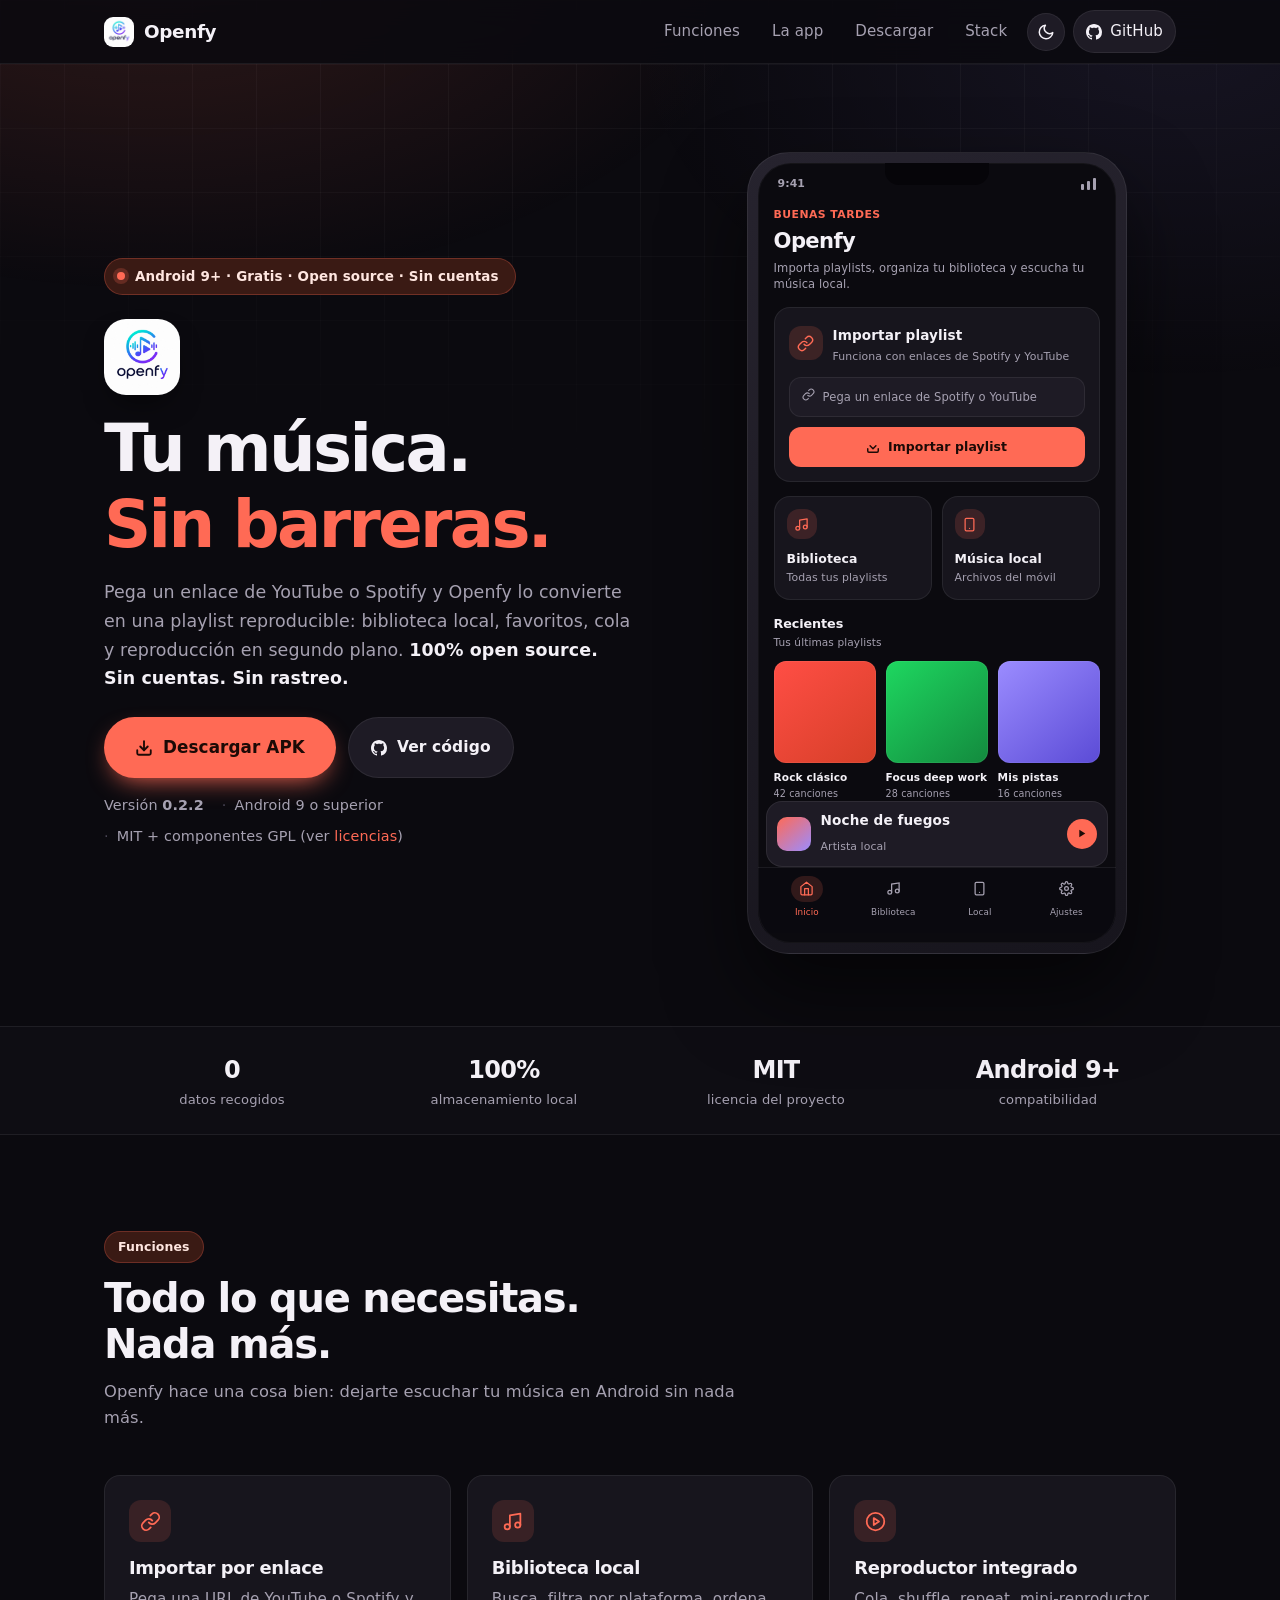
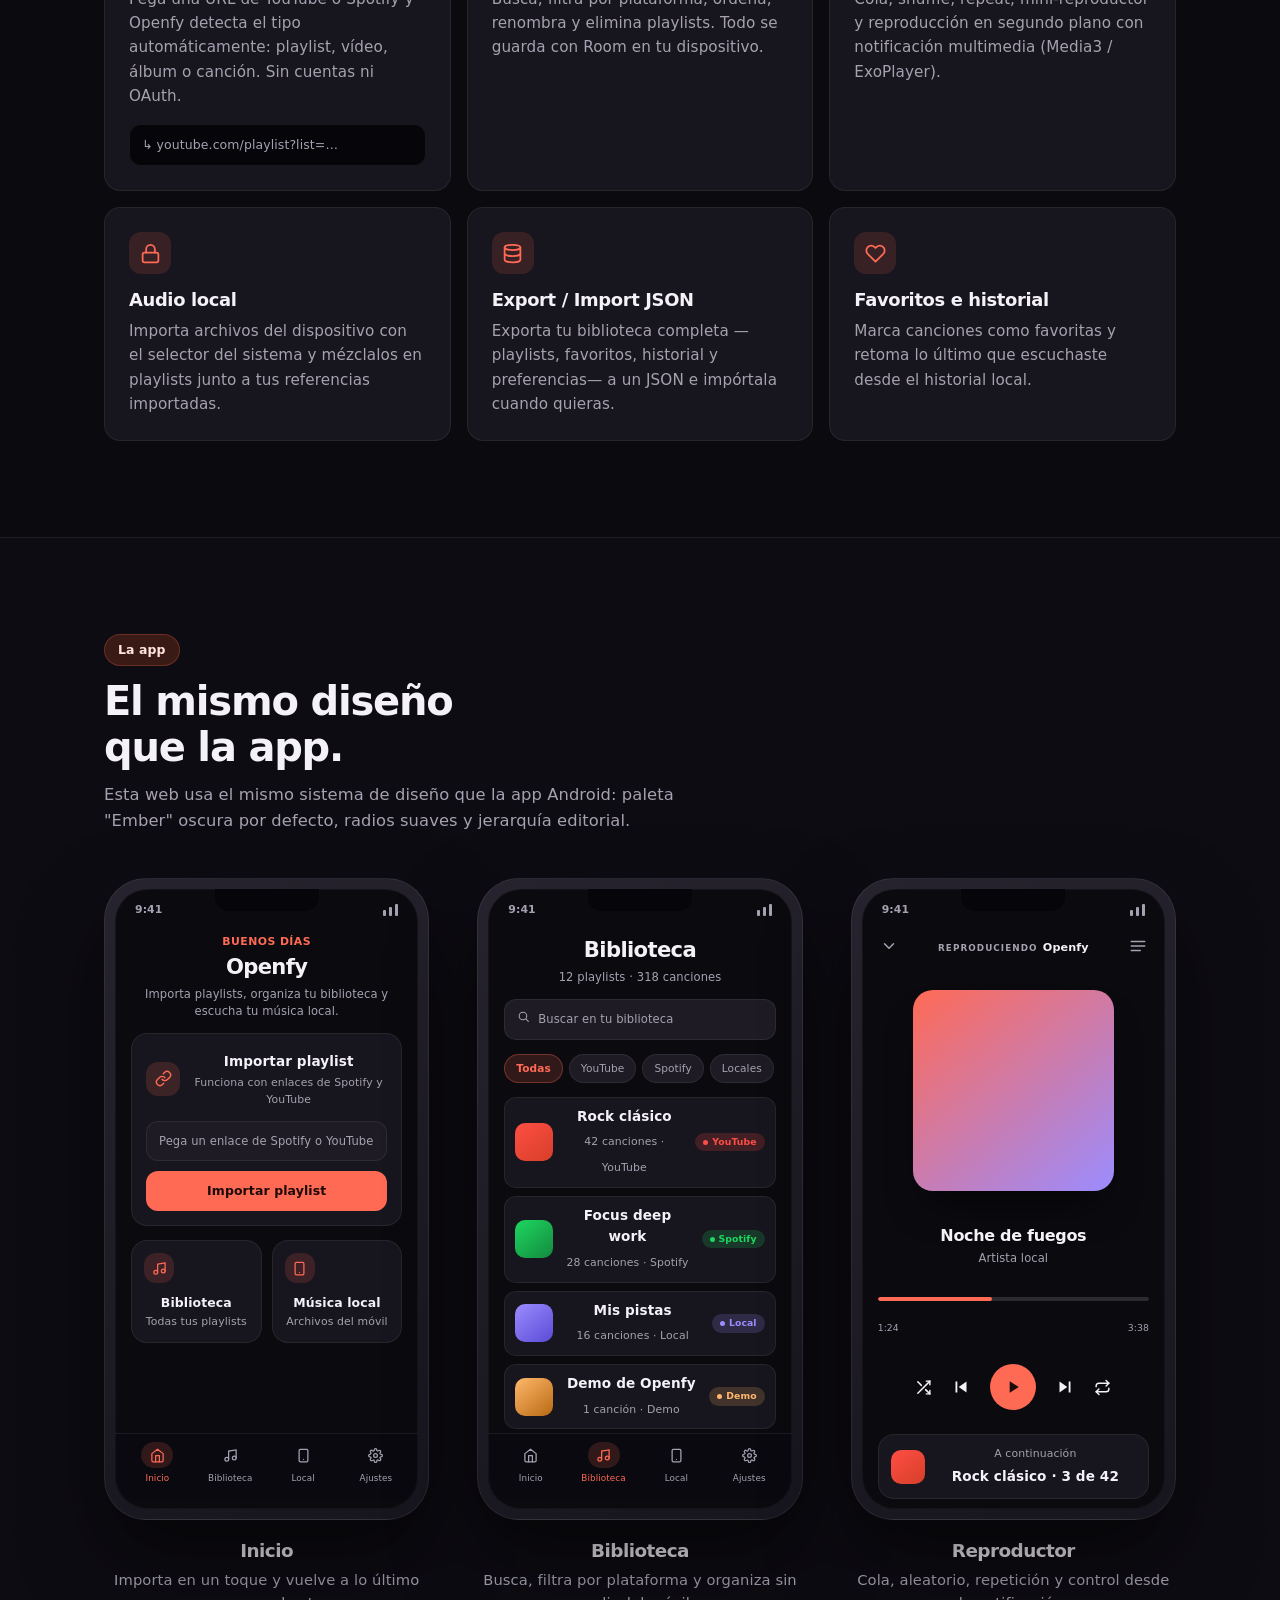
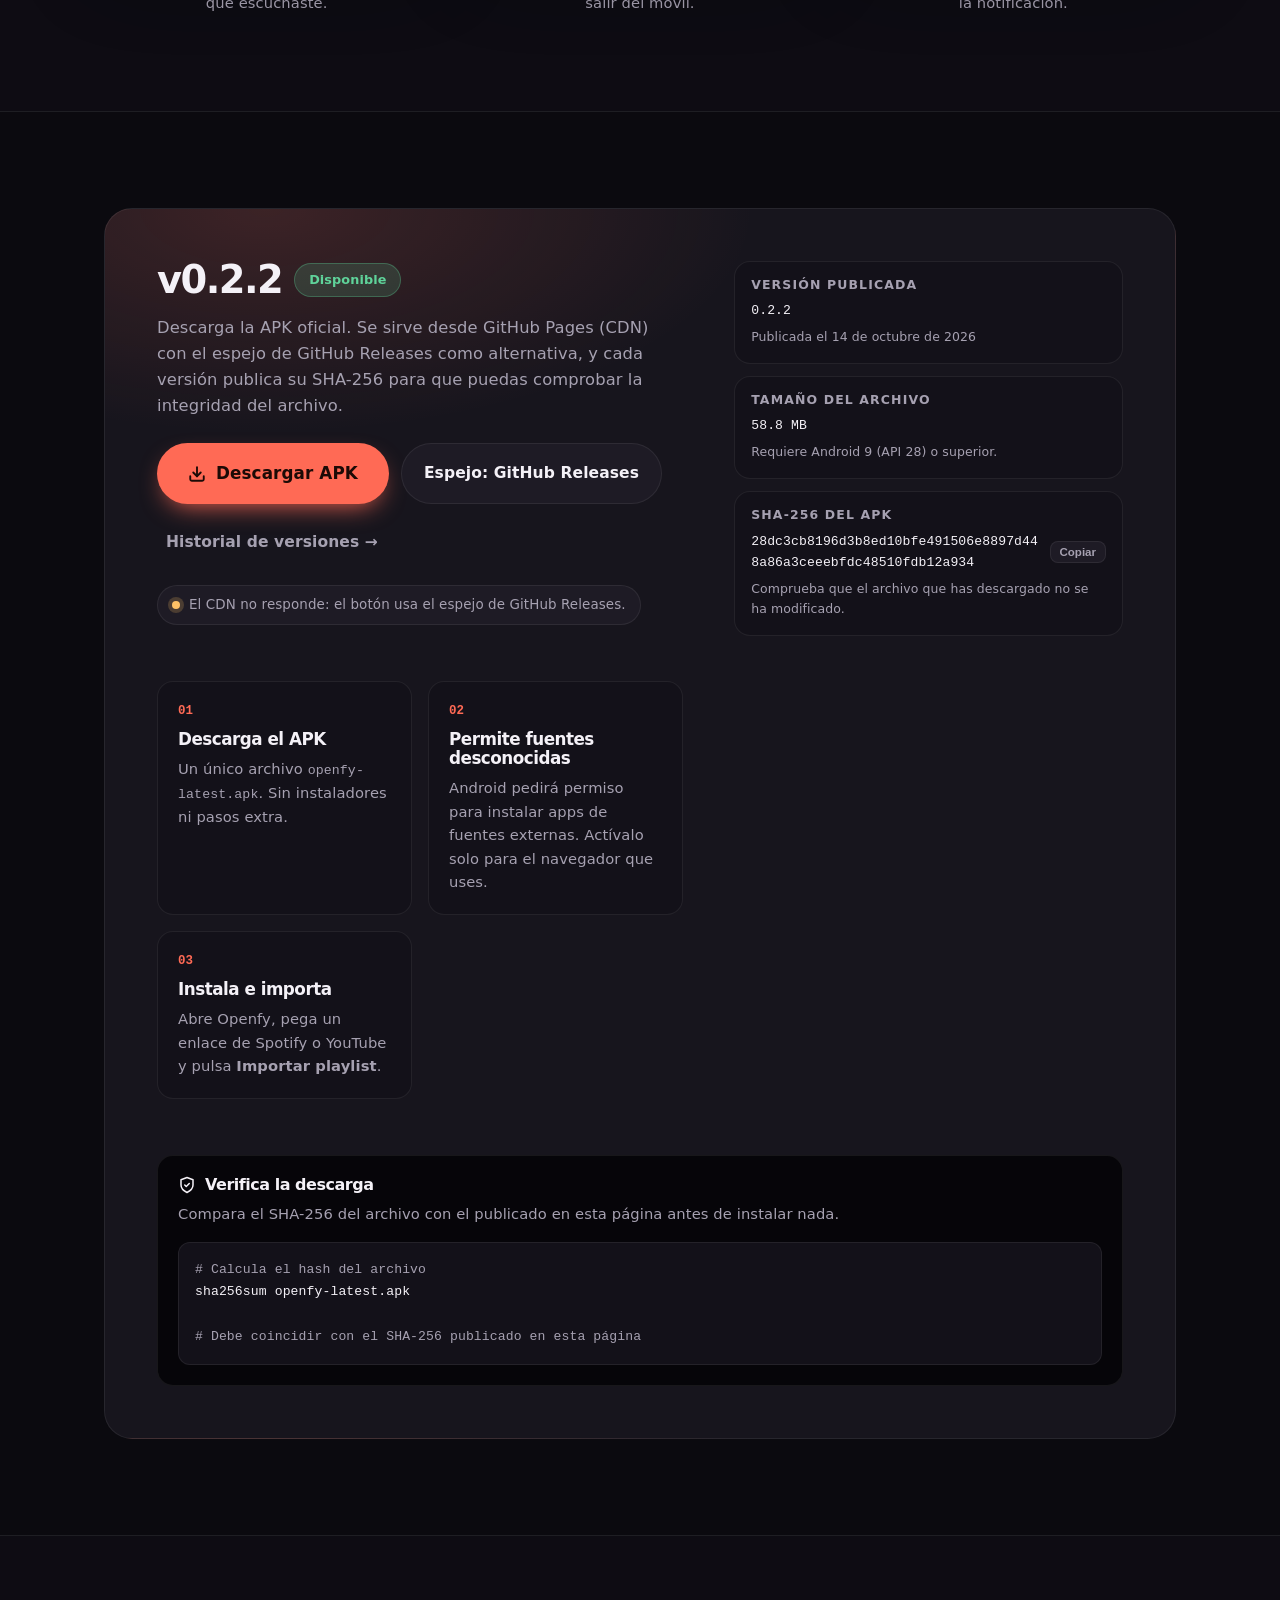
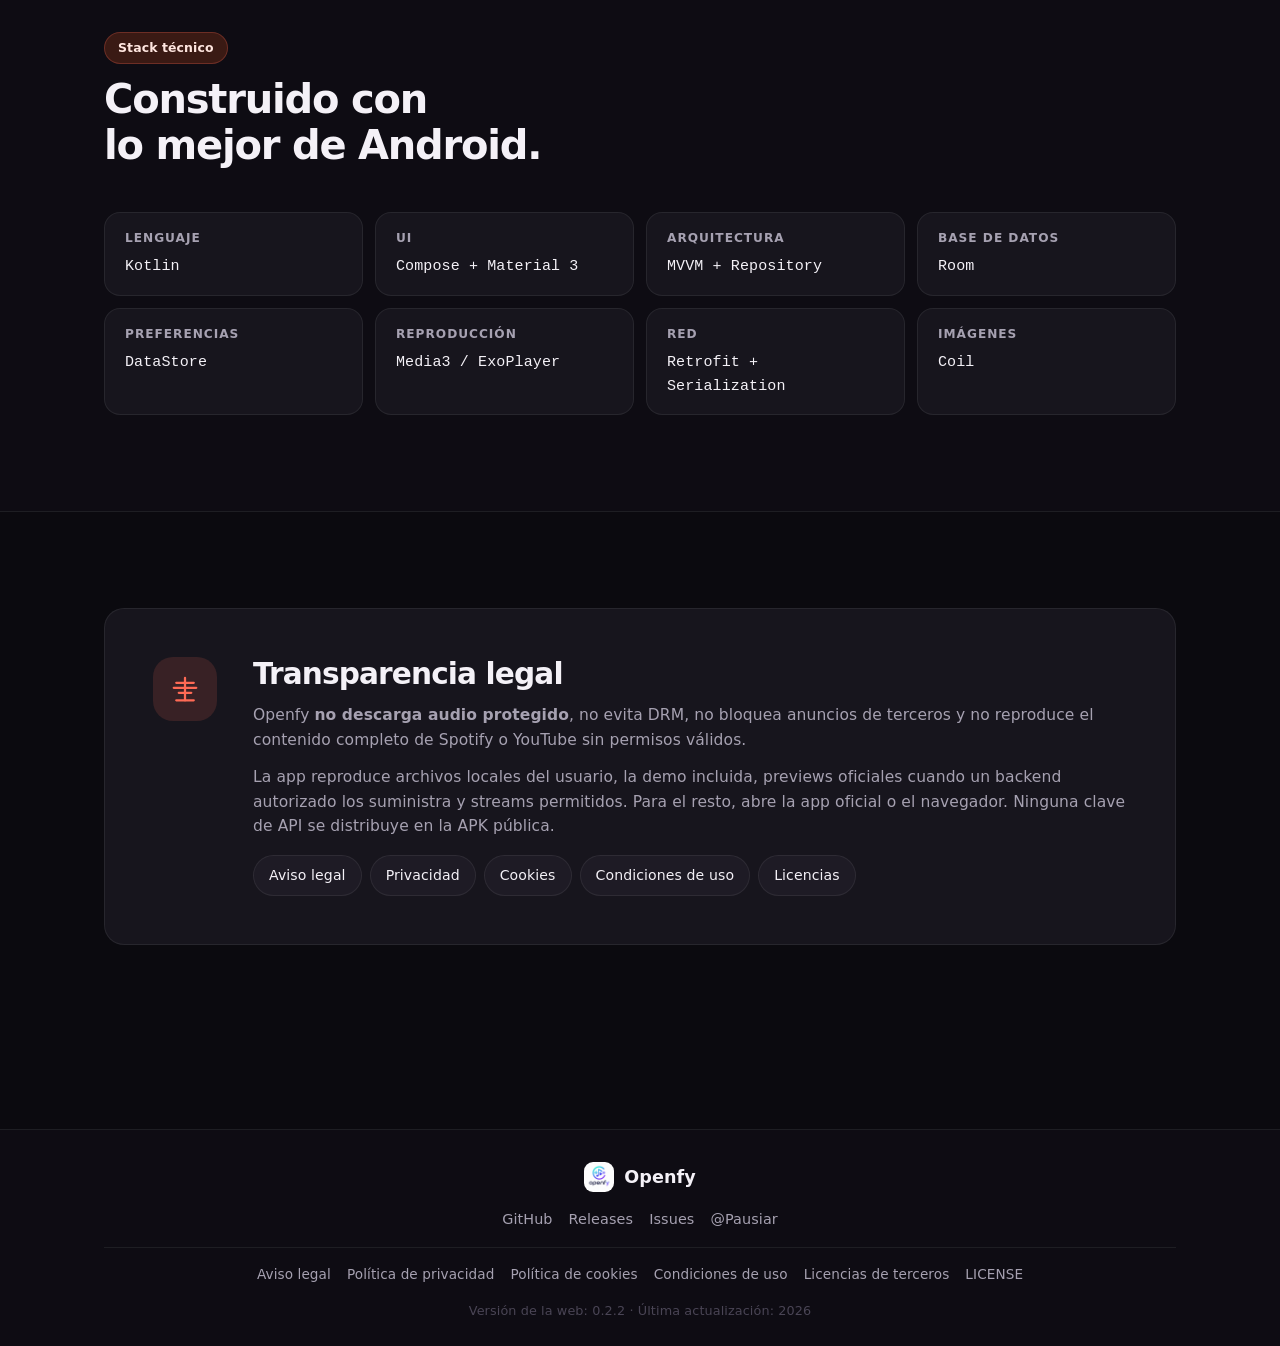
<file: index.html>
<!DOCTYPE html>
<html lang="es">
<head>
  <meta charset="UTF-8">
  <meta name="viewport" content="width=device-width, initial-scale=1.0">
  <title>Openfy</title>
  <!-- Redirect to /web/ for branch-based GitHub Pages deployments -->
  <!-- When Pages source = "GitHub Actions", this file is NOT used -->
  <meta http-equiv="refresh" content="0; url=web/">
  <link rel="canonical" href="web/">
</head>
<body>
  <p>Redirigiendo... <a href="web/">Haz clic aquí si no se redirige automáticamente.</a></p>
  <script>window.location.replace('web/');</script>
</body>
</html>
</file>
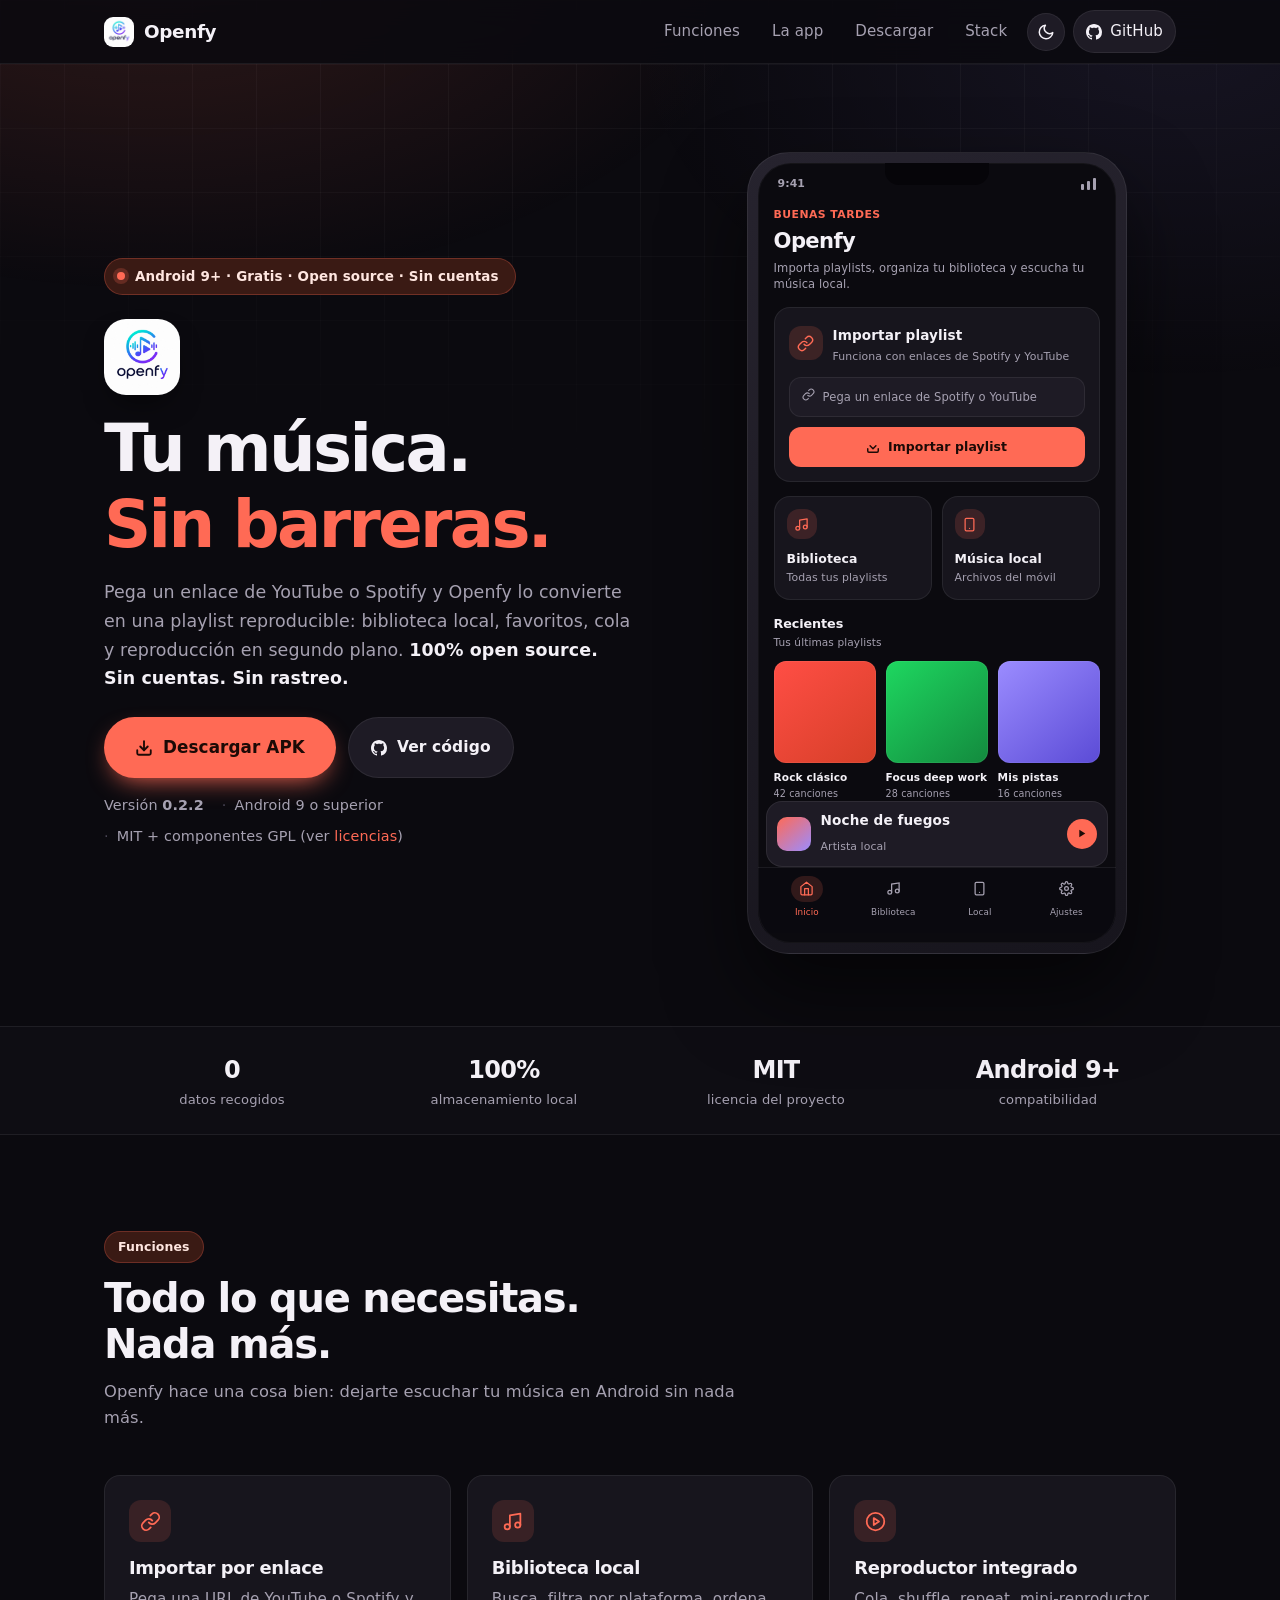
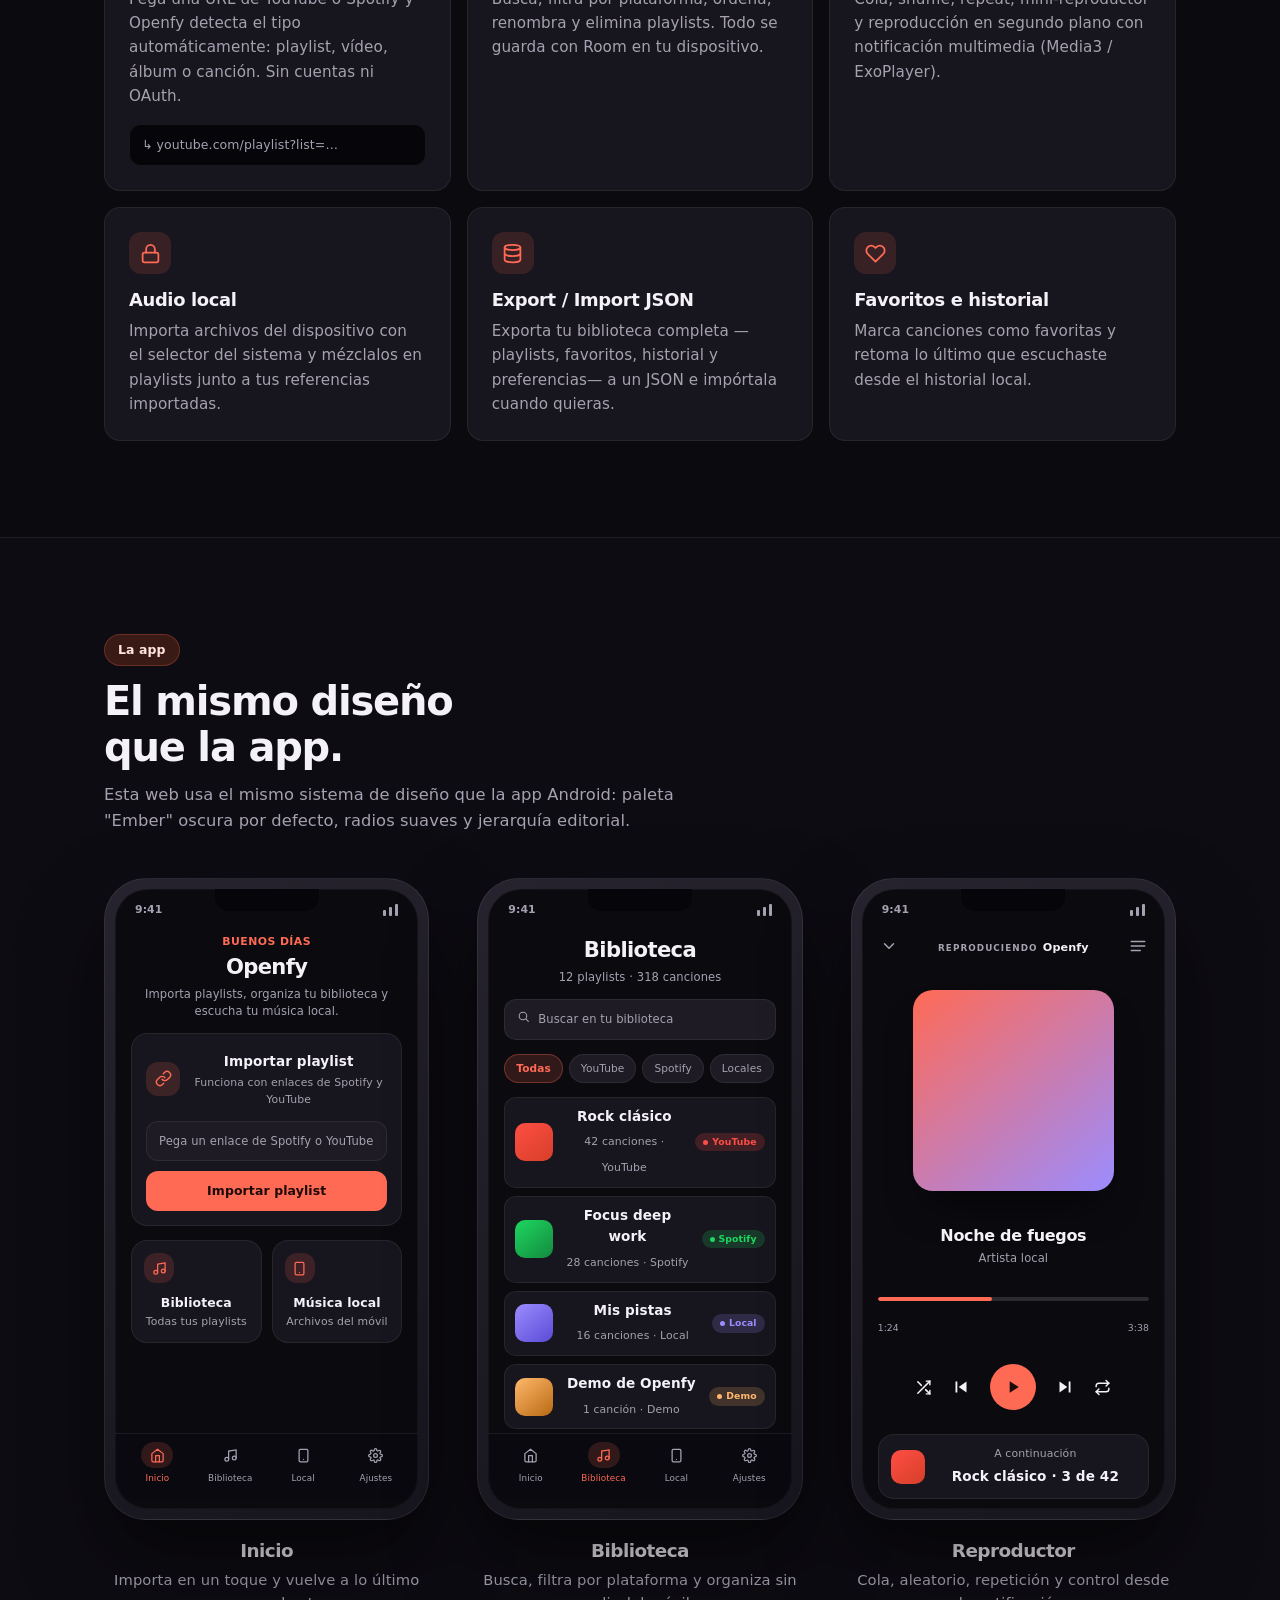
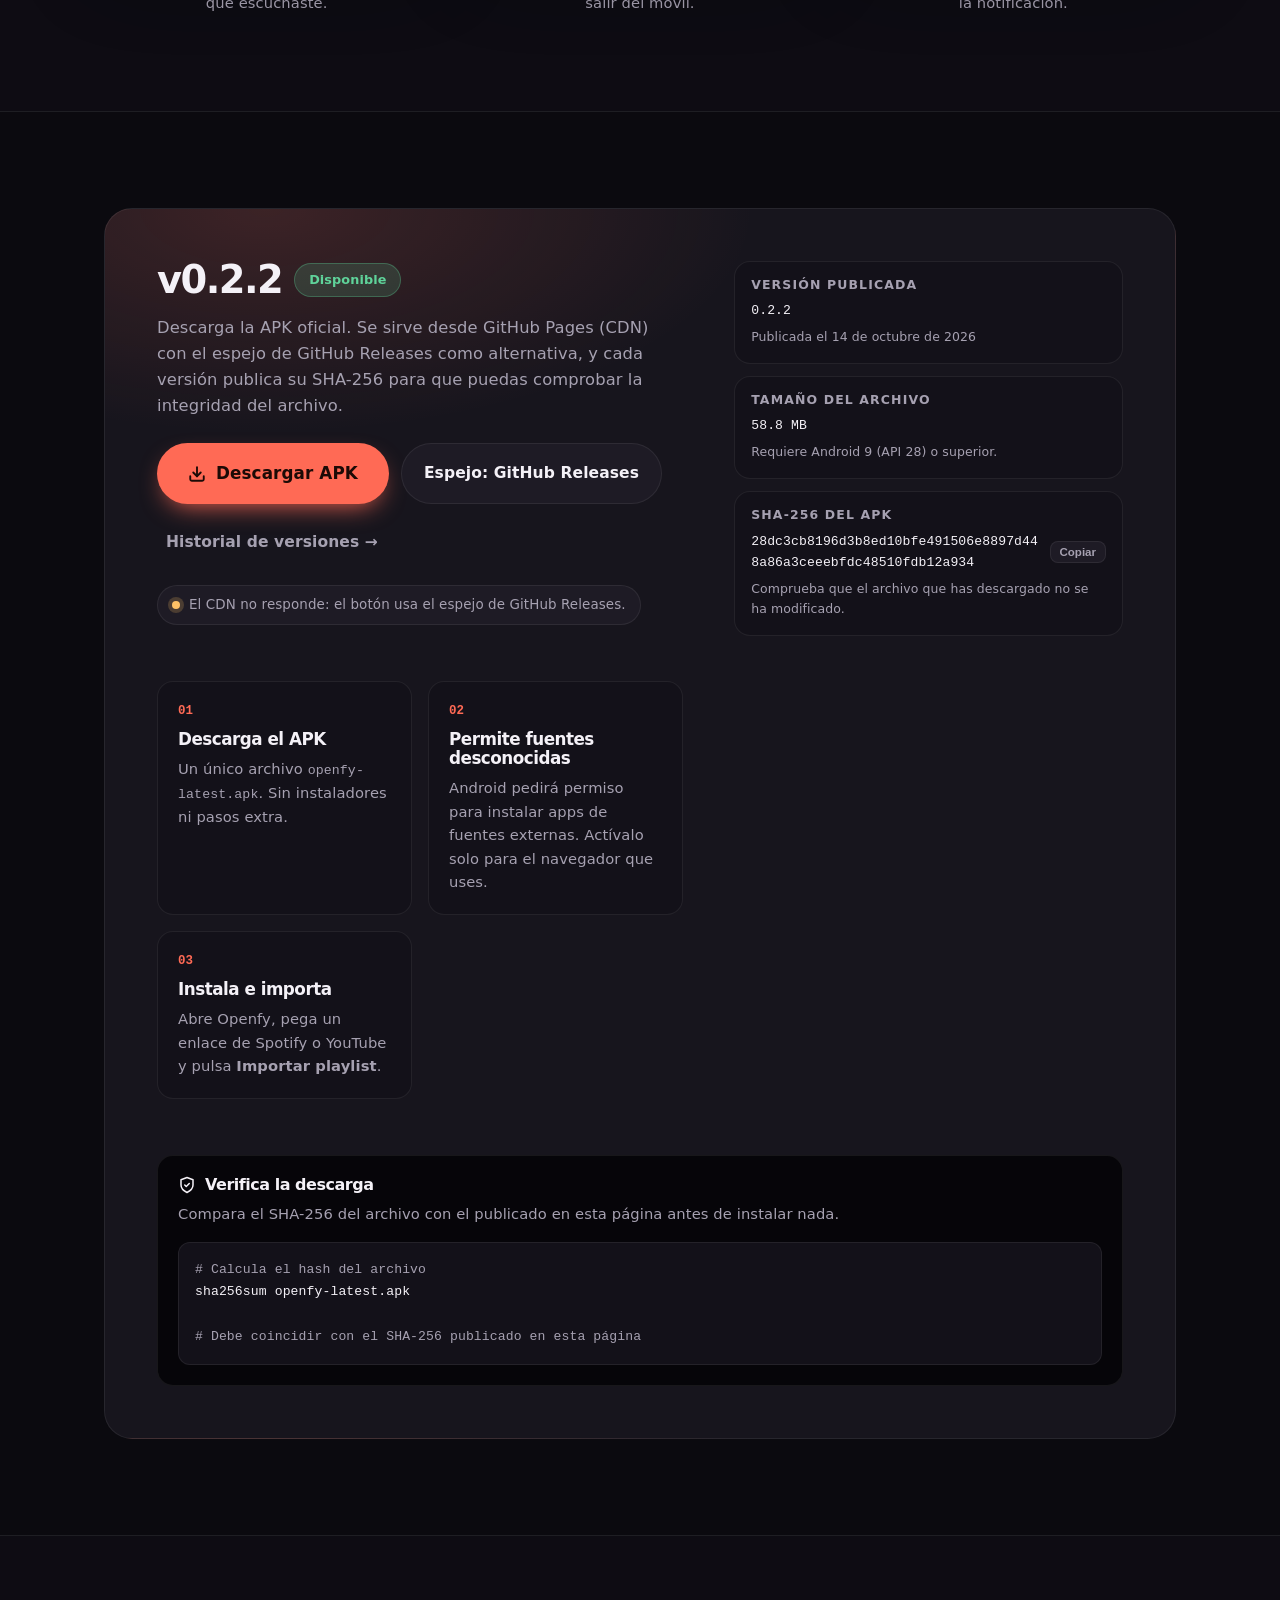
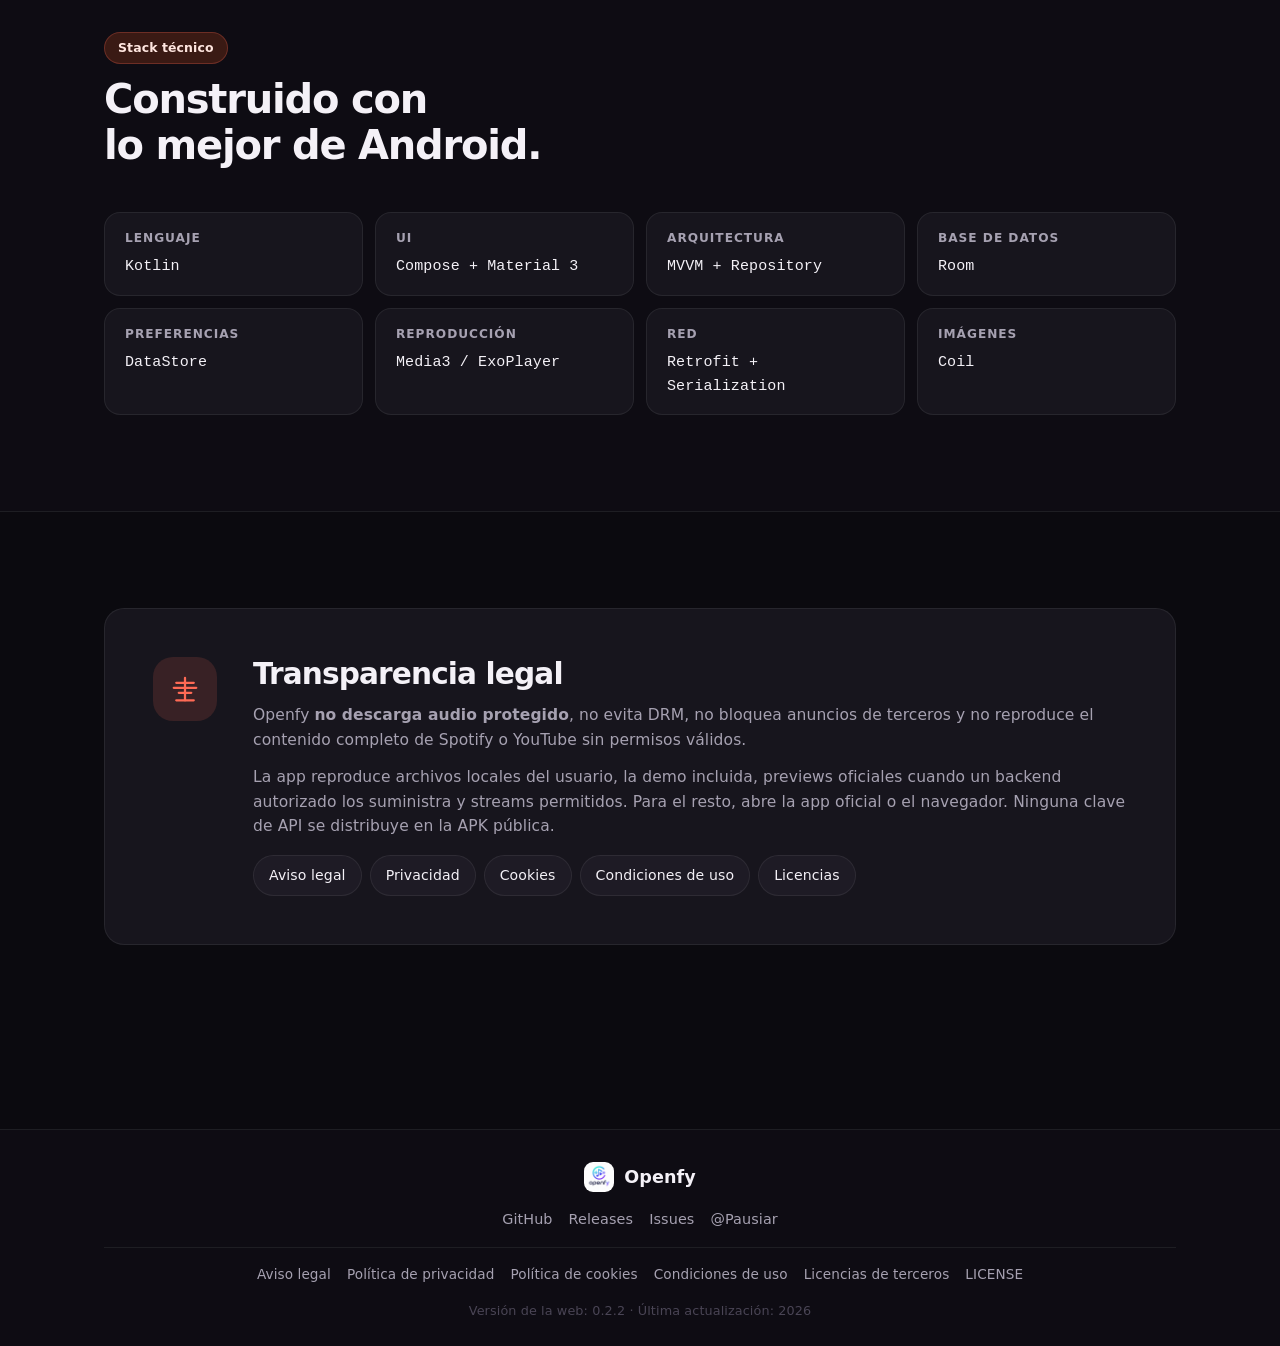
<file: web/index.html>
<!DOCTYPE html>
<html lang="es" data-theme="dark">
<head>
  <meta charset="UTF-8">
  <meta name="viewport" content="width=device-width, initial-scale=1.0">
  <title>Openfy — Reproductor de playlists open source para Android</title>
  <meta name="description" content="Openfy es una app Android open source para importar playlists de YouTube y Spotify, organizar tu biblioteca local y reproducir música. Descarga la APK oficial para Android.">
  <meta name="theme-color" content="#0b0a0f">
  <link rel="canonical" href="https://pausiar.github.io/openfy/">

  <meta property="og:type" content="website">
  <meta property="og:site_name" content="Openfy">
  <meta property="og:title" content="Openfy — Reproductor de playlists open source">
  <meta property="og:description" content="Importa playlists de YouTube y Spotify, organiza tu biblioteca local y reproduce música en Android. 100% open source, sin cuentas y sin rastreo.">
  <meta property="og:url" content="https://pausiar.github.io/openfy/">
  <meta property="og:image" content="https://pausiar.github.io/openfy/assets/logo.png">
  <meta property="og:locale" content="es_ES">

  <meta name="twitter:card" content="summary">
  <meta name="twitter:title" content="Openfy — Reproductor de playlists open source">
  <meta name="twitter:description" content="App Android open source para importar, organizar y reproducir tus playlists.">
  <meta name="twitter:image" content="https://pausiar.github.io/openfy/assets/logo.png">

  <link rel="icon" type="image/png" href="assets/logo.png">
  <link rel="apple-touch-icon" href="assets/logo.png">
  <link rel="manifest" href="site.webmanifest">
  <link rel="stylesheet" href="styles.css">
  <script src="site-config.js"></script>
  <script src="app.js" defer></script>
</head>
<body>

  <a class="skip-link" href="#contenido">Saltar al contenido principal</a>

  <div class="bg-grid" aria-hidden="true"></div>
  <div class="bg-glow" aria-hidden="true"></div>

  <!-- ============================ Navegación ============================ -->
  <nav class="nav" aria-label="Navegación principal">
    <div class="container nav-inner">
      <a class="nav-logo" href="index.html">
        <img src="assets/logo.png" alt="Logotipo de Openfy" class="nav-icon" width="30" height="30">
        <span>Openfy</span>
      </a>
      <div class="nav-links">
        <a href="#funciones">Funciones</a>
        <a href="#app">La app</a>
        <a href="#descargar">Descargar</a>
        <a href="#stack">Stack</a>
        <button class="theme-toggle" id="theme-toggle" type="button" aria-label="Cambiar entre tema oscuro y claro" title="Cambiar tema">
          <svg class="icon-moon" width="18" height="18" viewBox="0 0 24 24" fill="none" stroke="currentColor" stroke-width="2" stroke-linecap="round" stroke-linejoin="round" aria-hidden="true"><path d="M21 12.79A9 9 0 1 1 11.21 3 7 7 0 0 0 21 12.79z"/></svg>
          <svg class="icon-sun" width="18" height="18" viewBox="0 0 24 24" fill="none" stroke="currentColor" stroke-width="2" stroke-linecap="round" stroke-linejoin="round" aria-hidden="true"><circle cx="12" cy="12" r="4"/><path d="M12 2v2M12 20v2M4.93 4.93l1.41 1.41M17.66 17.66l1.41 1.41M2 12h2M20 12h2M4.93 19.07l1.41-1.41M17.66 6.34l1.41-1.41"/></svg>
        </button>
        <a href="https://github.com/Pausiar/openfy" target="_blank" rel="noopener noreferrer" class="nav-gh">
          <svg width="16" height="16" viewBox="0 0 24 24" fill="currentColor" aria-hidden="true"><path d="M12 0C5.37 0 0 5.37 0 12c0 5.31 3.435 9.795 8.205 11.385.6.105.825-.255.825-.57 0-.285-.015-1.23-.015-2.235-3.015.555-3.795-.735-4.035-1.41-.135-.345-.72-1.41-1.23-1.695-.42-.225-1.02-.78-.015-.795.945-.015 1.62.87 1.845 1.23 1.08 1.815 2.805 1.305 3.495.99.105-.78.42-1.305.765-1.605-2.67-.3-5.46-1.335-5.46-5.925 0-1.305.465-2.385 1.23-3.225-.12-.3-.54-1.53.12-3.18 0 0 1.005-.315 3.3 1.23.96-.27 1.98-.405 3-.405s2.04.135 3 .405c2.295-1.56 3.3-1.23 3.3-1.23.66 1.65.24 2.88.12 3.18.765.84 1.23 1.905 1.23 3.225 0 4.605-2.805 5.625-5.475 5.925.435.375.81 1.095.81 2.22 0 1.605-.015 2.895-.015 3.3 0 .315.225.69.825.57A12.02 12.02 0 0 0 24 12c0-6.63-5.37-12-12-12z"/></svg>
          GitHub
        </a>
      </div>
    </div>
  </nav>

  <main id="contenido">

    <!-- ============================== Hero ============================== -->
    <header class="hero">
      <div class="container hero-grid">
        <div class="hero-text">
          <span class="hero-badge"><span class="dot" aria-hidden="true"></span>Android 9+ · Gratis · Open source · Sin cuentas</span>

          <img src="assets/logo.png" alt="Logotipo de Openfy" class="hero-logo" width="76" height="76">

          <h1 class="hero-title">Tu música.<br><span class="accent">Sin barreras.</span></h1>

          <p class="hero-lead">
            Pega un enlace de YouTube o Spotify y Openfy lo convierte en una playlist
            reproducible: biblioteca local, favoritos, cola y reproducción en segundo plano.
            <strong>100% open source. Sin cuentas. Sin rastreo.</strong>
          </p>

          <div class="hero-actions">
            <a class="btn btn-primary btn-lg" data-release="download" href="https://github.com/Pausiar/openfy/releases/latest/download/openfy-latest.apk" download>
              <svg width="18" height="18" viewBox="0 0 24 24" fill="none" stroke="currentColor" stroke-width="2.5" stroke-linecap="round" stroke-linejoin="round" aria-hidden="true"><path d="M21 15v4a2 2 0 0 1-2 2H5a2 2 0 0 1-2-2v-4"/><polyline points="7 10 12 15 17 10"/><line x1="12" y1="15" x2="12" y2="3"/></svg>
              Descargar APK
            </a>
            <a class="btn btn-secondary" href="https://github.com/Pausiar/openfy" target="_blank" rel="noopener noreferrer">
              <svg width="16" height="16" viewBox="0 0 24 24" fill="currentColor" aria-hidden="true"><path d="M12 0C5.37 0 0 5.37 0 12c0 5.31 3.435 9.795 8.205 11.385.6.105.825-.255.825-.57 0-.285-.015-1.23-.015-2.235-3.015.555-3.795-.735-4.035-1.41-.135-.345-.72-1.41-1.23-1.695-.42-.225-1.02-.78-.015-.795.945-.015 1.62.87 1.845 1.23 1.08 1.815 2.805 1.305 3.495.99.105-.78.42-1.305.765-1.605-2.67-.3-5.46-1.335-5.46-5.925 0-1.305.465-2.385 1.23-3.225-.12-.3-.54-1.53.12-3.18 0 0 1.005-.315 3.3 1.23.96-.27 1.98-.405 3-.405s2.04.135 3 .405c2.295-1.56 3.3-1.23 3.3-1.23.66 1.65.24 2.88.12 3.18.765.84 1.23 1.905 1.23 3.225 0 4.605-2.805 5.625-5.475 5.925.435.375.81 1.095.81 2.22 0 1.605-.015 2.895-.015 3.3 0 .315.225.69.825.57A12.02 12.02 0 0 0 24 12c0-6.63-5.37-12-12-12z"/></svg>
              Ver código
            </a>
          </div>

          <p class="hero-meta">
            <span>Versión <strong data-release="version">0.2.2</strong></span>
            <span class="dot-sep">Android 9 o superior</span>
            <span class="dot-sep">MIT + componentes GPL (ver <a href="licencias.html">licencias</a>)</span>
          </p>
        </div>

        <!-- M��vil con la pantalla de inicio real de la app -->
        <div class="hero-visual">
          <div class="phone" role="img" aria-label="Pantalla de inicio de la app Openfy: tarjeta de importación de playlist, accesos a biblioteca y música local, y lista de recientes">
            <div class="phone-notch" aria-hidden="true"></div>
            <div class="phone-screen">
              <div class="phone-status" aria-hidden="true">
                <span>9:41</span>
                <span class="signals"><span style="height:6px"></span><span style="height:9px"></span><span style="height:12px"></span></span>
              </div>
              <div class="phone-body">
                <div>
                  <div class="app-greeting">Buenas tardes</div>
                  <div class="app-title">Openfy</div>
                  <div class="app-subtitle">Importa playlists, organiza tu biblioteca y escucha tu música local.</div>
                </div>

                <div class="app-card">
                  <div class="app-row">
                    <span class="app-bubble" aria-hidden="true">
                      <svg width="17" height="17" viewBox="0 0 24 24" fill="none" stroke="currentColor" stroke-width="2" stroke-linecap="round"><path d="M10 13a5 5 0 0 0 7.54.54l3-3a5 5 0 0 0-7.07-7.07l-1.72 1.71"/><path d="M14 11a5 5 0 0 0-7.54-.54l-3 3a5 5 0 0 0 7.07 7.07l1.71-1.71"/></svg>
                    </span>
                    <span>
                      <span class="app-card-title">Importar playlist</span>
                      <span class="app-card-sub" style="display:block">Funciona con enlaces de Spotify y YouTube</span>
                    </span>
                  </div>
                  <div class="app-field">
                    <span class="app-field-icon" aria-hidden="true">
                      <svg width="13" height="13" viewBox="0 0 24 24" fill="none" stroke="currentColor" stroke-width="2"><path d="M10 13a5 5 0 0 0 7.54.54l3-3a5 5 0 0 0-7.07-7.07l-1.72 1.71"/><path d="M14 11a5 5 0 0 0-7.54-.54l-3 3a5 5 0 0 0 7.07 7.07l1.71-1.71"/></svg>
                    </span>
                    Pega un enlace de Spotify o YouTube
                  </div>
                  <div class="app-btn">
                    <svg width="14" height="14" viewBox="0 0 24 24" fill="none" stroke="currentColor" stroke-width="2.5" stroke-linecap="round" stroke-linejoin="round" aria-hidden="true"><path d="M21 15v4a2 2 0 0 1-2 2H5a2 2 0 0 1-2-2v-4"/><polyline points="7 10 12 15 17 10"/></svg>
                    Importar playlist
                  </div>
                </div>

                <div class="app-shortcuts">
                  <div class="app-shortcut">
                    <span class="app-bubble" aria-hidden="true">
                      <svg width="15" height="15" viewBox="0 0 24 24" fill="none" stroke="currentColor" stroke-width="2" stroke-linecap="round" stroke-linejoin="round"><path d="M9 18V5l12-2v13"/><circle cx="6" cy="18" r="3"/><circle cx="18" cy="16" r="3"/></svg>
                    </span>
                    <div class="app-card-title">Biblioteca</div>
                    <div class="app-card-sub">Todas tus playlists</div>
                  </div>
                  <div class="app-shortcut">
                    <span class="app-bubble" aria-hidden="true">
                      <svg width="15" height="15" viewBox="0 0 24 24" fill="none" stroke="currentColor" stroke-width="2" stroke-linecap="round" stroke-linejoin="round"><rect x="5" y="2" width="14" height="20" rx="2"/><path d="M12 18h.01"/></svg>
                    </span>
                    <div class="app-card-title">Música local</div>
                    <div class="app-card-sub">Archivos del móvil</div>
                  </div>
                </div>

                <div>
                  <div class="app-section-title">Recientes</div>
                  <div class="app-section-sub">Tus últimas playlists</div>
                  <div class="app-tiles" style="margin-top:10px">
                    <div>
                      <div class="app-tile-art" style="--art-a:#ff4e45;--art-b:#d63f28"></div>
                      <div class="app-tile-name">Rock clásico</div>
                      <div class="app-tile-count">42 canciones</div>
                    </div>
                    <div>
                      <div class="app-tile-art" style="--art-a:#1ed760;--art-b:#138a3e"></div>
                      <div class="app-tile-name">Focus deep work</div>
                      <div class="app-tile-count">28 canciones</div>
                    </div>
                    <div>
                      <div class="app-tile-art" style="--art-a:#9b8cff;--art-b:#5b4bd6"></div>
                      <div class="app-tile-name">Mis pistas</div>
                      <div class="app-tile-count">16 canciones</div>
                    </div>
                  </div>
                </div>
              </div>

              <div class="app-mini">
                <span class="app-mini-art" style="--art-a:#ff6a55;--art-b:#9b8cff"></span>
                <span style="flex:1;min-width:0">
                  <span class="app-card-title" style="display:block">Noche de fuegos</span>
                  <span class="app-card-sub">Artista local</span>
                </span>
                <span class="app-mini-play" aria-hidden="true">
                  <svg width="13" height="13" viewBox="0 0 24 24" fill="currentColor"><path d="M8 5v14l11-7z"/></svg>
                </span>
              </div>

              <div class="app-nav">
                <span class="app-nav-item is-active"><span class="app-nav-icon"><svg width="15" height="15" viewBox="0 0 24 24" fill="none" stroke="currentColor" stroke-width="2" stroke-linecap="round" stroke-linejoin="round"><path d="M3 9l9-7 9 7v11a2 2 0 0 1-2 2H5a2 2 0 0 1-2-2z"/><polyline points="9 22 9 12 15 12 15 22"/></svg></span>Inicio</span>
                <span class="app-nav-item"><span class="app-nav-icon"><svg width="15" height="15" viewBox="0 0 24 24" fill="none" stroke="currentColor" stroke-width="2" stroke-linecap="round"><path d="M9 18V5l12-2v13"/><circle cx="6" cy="18" r="3"/><circle cx="18" cy="16" r="3"/></svg></span>Biblioteca</span>
                <span class="app-nav-item"><span class="app-nav-icon"><svg width="15" height="15" viewBox="0 0 24 24" fill="none" stroke="currentColor" stroke-width="2" stroke-linecap="round"><rect x="5" y="2" width="14" height="20" rx="2"/><path d="M12 18h.01"/></svg></span>Local</span>
                <span class="app-nav-item"><span class="app-nav-icon"><svg width="15" height="15" viewBox="0 0 24 24" fill="none" stroke="currentColor" stroke-width="2" stroke-linecap="round"><circle cx="12" cy="12" r="3"/><path d="M19.4 15a1.65 1.65 0 0 0 .33 1.82l.06.06a2 2 0 1 1-2.83 2.83l-.06-.06a1.65 1.65 0 0 0-1.82-.33 1.65 1.65 0 0 0-1 1.51V21a2 2 0 1 1-4 0v-.09A1.65 1.65 0 0 0 9 19.4a1.65 1.65 0 0 0-1.82.33l-.06.06a2 2 0 1 1-2.83-2.83l.06-.06a1.65 1.65 0 0 0 .33-1.82 1.65 1.65 0 0 0-1.51-1H3a2 2 0 1 1 0-4h.09A1.65 1.65 0 0 0 4.6 9a1.65 1.65 0 0 0-.33-1.82l-.06-.06a2 2 0 1 1 2.83-2.83l.06.06A1.65 1.65 0 0 0 9 4.6h.09A1.65 1.65 0 0 0 10 3.09V3a2 2 0 1 1 4 0v.09A1.65 1.65 0 0 0 15 4.6a1.65 1.65 0 0 0 1.82-.33l.06-.06a2 2 0 1 1 2.83 2.83l-.06.06A1.65 1.65 0 0 0 19.4 9v.09a1.65 1.65 0 0 0 1.51 1H21a2 2 0 1 1 0 4h-.09a1.65 1.65 0 0 0-1.51 1z"/></svg></span>Ajustes</span>
              </div>
            </div>
          </div>
        </div>
      </div>
    </header>

    <!-- ============================== Datos ============================== -->
    <section class="stats" aria-label="Openfy en cifras">
      <div class="container stats-inner">
        <div class="stat"><span class="stat-num">0</span><span class="stat-label">datos recogidos</span></div>
        <div class="stat"><span class="stat-num">100%</span><span class="stat-label">almacenamiento local</span></div>
        <div class="stat"><span class="stat-num">MIT</span><span class="stat-label">licencia del proyecto</span></div>
        <div class="stat"><span class="stat-num">Android 9+</span><span class="stat-label">compatibilidad</span></div>
      </div>
    </section>

    <!-- ============================ Funciones ============================ -->
    <section class="section" id="funciones">
      <div class="container">
        <div class="section-head">
          <span class="section-tag">Funciones</span>
          <h2 class="section-title">Todo lo que necesitas.<br>Nada más.</h2>
          <p class="section-desc">Openfy hace una cosa bien: dejarte escuchar tu música en Android sin nada más.</p>
        </div>

        <div class="features-grid">
          <article class="card">
            <div class="card-icon" aria-hidden="true">
              <svg width="21" height="21" viewBox="0 0 24 24" fill="none" stroke="currentColor" stroke-width="2" stroke-linecap="round" stroke-linejoin="round"><path d="M10 13a5 5 0 0 0 7.54.54l3-3a5 5 0 0 0-7.07-7.07l-1.72 1.71"/><path d="M14 11a5 5 0 0 0-7.54-.54l-3 3a5 5 0 0 0 7.07 7.07l1.71-1.71"/></svg>
            </div>
            <h3>Importar por enlace</h3>
            <p>Pega una URL de YouTube o Spotify y Openfy detecta el tipo automáticamente: playlist, vídeo, álbum o canción. Sin cuentas ni OAuth.</p>
            <div class="card-code">↳ youtube.com/playlist?list=…</div>
          </article>

          <article class="card">
            <div class="card-icon" aria-hidden="true">
              <svg width="21" height="21" viewBox="0 0 24 24" fill="none" stroke="currentColor" stroke-width="2" stroke-linecap="round" stroke-linejoin="round"><path d="M9 18V5l12-2v13"/><circle cx="6" cy="18" r="3"/><circle cx="18" cy="16" r="3"/></svg>
            </div>
            <h3>Biblioteca local</h3>
            <p>Busca, filtra por plataforma, ordena, renombra y elimina playlists. Todo se guarda con Room en tu dispositivo.</p>
          </article>

          <article class="card">
            <div class="card-icon" aria-hidden="true">
              <svg width="21" height="21" viewBox="0 0 24 24" fill="none" stroke="currentColor" stroke-width="2" stroke-linecap="round" stroke-linejoin="round"><circle cx="12" cy="12" r="10"/><polygon points="10 8 16 12 10 16 10 8"/></svg>
            </div>
            <h3>Reproductor integrado</h3>
            <p>Cola, shuffle, repeat, mini-reproductor y reproducción en segundo plano con notificación multimedia (Media3 / ExoPlayer).</p>
          </article>

          <article class="card">
            <div class="card-icon" aria-hidden="true">
              <svg width="21" height="21" viewBox="0 0 24 24" fill="none" stroke="currentColor" stroke-width="2" stroke-linecap="round" stroke-linejoin="round"><rect x="3" y="11" width="18" height="11" rx="2"/><path d="M7 11V7a5 5 0 0 1 10 0v4"/></svg>
            </div>
            <h3>Audio local</h3>
            <p>Importa archivos del dispositivo con el selector del sistema y mézclalos en playlists junto a tus referencias importadas.</p>
          </article>

          <article class="card">
            <div class="card-icon" aria-hidden="true">
              <svg width="21" height="21" viewBox="0 0 24 24" fill="none" stroke="currentColor" stroke-width="2" stroke-linecap="round" stroke-linejoin="round"><ellipse cx="12" cy="5" rx="9" ry="3"/><path d="M21 12c0 1.66-4 3-9 3s-9-1.34-9-3"/><path d="M3 5v14c0 1.66 4 3 9 3s9-1.34 9-3V5"/></svg>
            </div>
            <h3>Export / Import JSON</h3>
            <p>Exporta tu biblioteca completa —playlists, favoritos, historial y preferencias— a un JSON e impórtala cuando quieras.</p>
          </article>

          <article class="card">
            <div class="card-icon" aria-hidden="true">
              <svg width="21" height="21" viewBox="0 0 24 24" fill="none" stroke="currentColor" stroke-width="2" stroke-linecap="round" stroke-linejoin="round"><path d="M20.84 4.61a5.5 5.5 0 0 0-7.78 0L12 5.67l-1.06-1.06a5.5 5.5 0 0 0-7.78 7.78l1.06 1.06L12 21.23l7.78-7.78 1.06-1.06a5.5 5.5 0 0 0 0-7.78z"/></svg>
            </div>
            <h3>Favoritos e historial</h3>
            <p>Marca canciones como favoritas y retoma lo último que escuchaste desde el historial local.</p>
          </article>
        </div>
      </div>
    </section>

    <!-- ============================== La app ============================== -->
    <section class="section" id="app" style="background: color-mix(in srgb, var(--surface) 45%, transparent); border-block: 1px solid var(--hairline);">
      <div class="container">
        <div class="section-head">
          <span class="section-tag">La app</span>
          <h2 class="section-title">El mismo diseño<br>que la app.</h2>
          <p class="section-desc">Esta web usa el mismo sistema de diseño que la app Android: paleta "Ember" oscura por defecto, radios suaves y jerarquía editorial.</p>
        </div>

        <div class="preview-grid">
          <div class="preview-item">
            <div class="phone" role="img" aria-label="Pantalla de inicio de Openfy">
              <div class="phone-notch" aria-hidden="true"></div>
              <div class="phone-screen">
                <div class="phone-status" aria-hidden="true"><span>9:41</span><span class="signals"><span style="height:6px"></span><span style="height:9px"></span><span style="height:12px"></span></span></div>
                <div class="phone-body">
                  <div>
                    <div class="app-greeting">Buenos días</div>
                    <div class="app-title">Openfy</div>
                    <div class="app-subtitle">Importa playlists, organiza tu biblioteca y escucha tu música local.</div>
                  </div>
                  <div class="app-card">
                    <div class="app-row">
                      <span class="app-bubble" aria-hidden="true"><svg width="17" height="17" viewBox="0 0 24 24" fill="none" stroke="currentColor" stroke-width="2" stroke-linecap="round"><path d="M10 13a5 5 0 0 0 7.54.54l3-3a5 5 0 0 0-7.07-7.07l-1.72 1.71"/><path d="M14 11a5 5 0 0 0-7.54-.54l-3 3a5 5 0 0 0 7.07 7.07l1.71-1.71"/></svg></span>
                      <span>
                        <span class="app-card-title">Importar playlist</span>
                        <span class="app-card-sub" style="display:block">Funciona con enlaces de Spotify y YouTube</span>
                      </span>
                    </div>
                    <div class="app-field">Pega un enlace de Spotify o YouTube</div>
                    <div class="app-btn">Importar playlist</div>
                  </div>
                  <div class="app-shortcuts">
                    <div class="app-shortcut">
                      <span class="app-bubble" aria-hidden="true"><svg width="15" height="15" viewBox="0 0 24 24" fill="none" stroke="currentColor" stroke-width="2" stroke-linecap="round" stroke-linejoin="round"><path d="M9 18V5l12-2v13"/><circle cx="6" cy="18" r="3"/><circle cx="18" cy="16" r="3"/></svg></span>
                      <div class="app-card-title">Biblioteca</div>
                      <div class="app-card-sub">Todas tus playlists</div>
                    </div>
                    <div class="app-shortcut">
                      <span class="app-bubble" aria-hidden="true"><svg width="15" height="15" viewBox="0 0 24 24" fill="none" stroke="currentColor" stroke-width="2" stroke-linecap="round" stroke-linejoin="round"><rect x="5" y="2" width="14" height="20" rx="2"/><path d="M12 18h.01"/></svg></span>
                      <div class="app-card-title">Música local</div>
                      <div class="app-card-sub">Archivos del móvil</div>
                    </div>
                  </div>
                </div>
                <div class="app-nav">
                  <span class="app-nav-item is-active"><span class="app-nav-icon"><svg width="15" height="15" viewBox="0 0 24 24" fill="none" stroke="currentColor" stroke-width="2" stroke-linecap="round" stroke-linejoin="round"><path d="M3 9l9-7 9 7v11a2 2 0 0 1-2 2H5a2 2 0 0 1-2-2z"/><polyline points="9 22 9 12 15 12 15 22"/></svg></span>Inicio</span>
                  <span class="app-nav-item"><span class="app-nav-icon"><svg width="15" height="15" viewBox="0 0 24 24" fill="none" stroke="currentColor" stroke-width="2" stroke-linecap="round"><path d="M9 18V5l12-2v13"/><circle cx="6" cy="18" r="3"/><circle cx="18" cy="16" r="3"/></svg></span>Biblioteca</span>
                  <span class="app-nav-item"><span class="app-nav-icon"><svg width="15" height="15" viewBox="0 0 24 24" fill="none" stroke="currentColor" stroke-width="2" stroke-linecap="round"><rect x="5" y="2" width="14" height="20" rx="2"/><path d="M12 18h.01"/></svg></span>Local</span>
                  <span class="app-nav-item"><span class="app-nav-icon"><svg width="15" height="15" viewBox="0 0 24 24" fill="none" stroke="currentColor" stroke-width="2" stroke-linecap="round"><circle cx="12" cy="12" r="3"/><path d="M19.4 15a1.65 1.65 0 0 0 .33 1.82l.06.06a2 2 0 1 1-2.83 2.83l-.06-.06a1.65 1.65 0 0 0-1.82-.33 1.65 1.65 0 0 0-1 1.51V21a2 2 0 1 1-4 0v-.09A1.65 1.65 0 0 0 9 19.4a1.65 1.65 0 0 0-1.82.33l-.06.06a2 2 0 1 1-2.83-2.83l.06-.06a1.65 1.65 0 0 0 .33-1.82 1.65 1.65 0 0 0-1.51-1H3a2 2 0 1 1 0-4h.09A1.65 1.65 0 0 0 4.6 9a1.65 1.65 0 0 0-.33-1.82l-.06-.06a2 2 0 1 1 2.83-2.83l.06.06A1.65 1.65 0 0 0 9 4.6h.09A1.65 1.65 0 0 0 10 3.09V3a2 2 0 1 1 4 0v.09A1.65 1.65 0 0 0 15 4.6a1.65 1.65 0 0 0 1.82-.33l.06-.06a2 2 0 1 1 2.83 2.83l-.06.06A1.65 1.65 0 0 0 19.4 9v.09a1.65 1.65 0 0 0 1.51 1H21a2 2 0 1 1 0 4h-.09a1.65 1.65 0 0 0-1.51 1z"/></svg></span>Ajustes</span>
                </div>
              </div>
            </div>
            <h3>Inicio</h3>
            <p>Importa en un toque y vuelve a lo último que escuchaste.</p>
          </div>

          <div class="preview-item">
            <div class="phone" role="img" aria-label="Pantalla de biblioteca de Openfy con lista de playlists y filtros por plataforma">
              <div class="phone-notch" aria-hidden="true"></div>
              <div class="phone-screen">
                <div class="phone-status" aria-hidden="true"><span>9:41</span><span class="signals"><span style="height:6px"></span><span style="height:9px"></span><span style="height:12px"></span></span></div>
                <div class="phone-body">
                  <div>
                    <div class="app-title">Biblioteca</div>
                    <div class="app-subtitle">12 playlists · 318 canciones</div>
                  </div>
                  <div class="app-field" style="margin-top:0">
                    <span class="app-field-icon" aria-hidden="true"><svg width="13" height="13" viewBox="0 0 24 24" fill="none" stroke="currentColor" stroke-width="2" stroke-linecap="round"><circle cx="11" cy="11" r="7"/><path d="M21 21l-4.3-4.3"/></svg></span>
                    Buscar en tu biblioteca
                  </div>
                  <div style="display:flex;gap:6px;flex-wrap:wrap">
                    <span class="app-chip is-active">Todas</span>
                    <span class="app-chip">YouTube</span>
                    <span class="app-chip">Spotify</span>
                    <span class="app-chip">Locales</span>
                  </div>
                  <div class="app-list">
                    <div class="app-list-row">
                      <span class="app-list-art" style="--art-a:#ff4e45;--art-b:#d63f28"></span>
                      <span style="flex:1;min-width:0">
                        <span class="app-card-title" style="display:block">Rock clásico</span>
                        <span class="app-card-sub">42 canciones · YouTube</span>
                      </span>
                      <span class="app-badge is-youtube">YouTube</span>
                    </div>
                    <div class="app-list-row">
                      <span class="app-list-art" style="--art-a:#1ed760;--art-b:#138a3e"></span>
                      <span style="flex:1;min-width:0">
                        <span class="app-card-title" style="display:block">Focus deep work</span>
                        <span class="app-card-sub">28 canciones · Spotify</span>
                      </span>
                      <span class="app-badge is-spotify">Spotify</span>
                    </div>
                    <div class="app-list-row">
                      <span class="app-list-art" style="--art-a:#9b8cff;--art-b:#5b4bd6"></span>
                      <span style="flex:1;min-width:0">
                        <span class="app-card-title" style="display:block">Mis pistas</span>
                        <span class="app-card-sub">16 canciones · Local</span>
                      </span>
                      <span class="app-badge is-local">Local</span>
                    </div>
                    <div class="app-list-row">
                      <span class="app-list-art" style="--art-a:#ffb86b;--art-b:#b86a12"></span>
                      <span style="flex:1;min-width:0">
                        <span class="app-card-title" style="display:block">Demo de Openfy</span>
                        <span class="app-card-sub">1 canción · Demo</span>
                      </span>
                      <span class="app-badge is-demo">Demo</span>
                    </div>
                  </div>
                </div>
                <div class="app-nav">
                  <span class="app-nav-item"><span class="app-nav-icon"><svg width="15" height="15" viewBox="0 0 24 24" fill="none" stroke="currentColor" stroke-width="2" stroke-linecap="round" stroke-linejoin="round"><path d="M3 9l9-7 9 7v11a2 2 0 0 1-2 2H5a2 2 0 0 1-2-2z"/><polyline points="9 22 9 12 15 12 15 22"/></svg></span>Inicio</span>
                  <span class="app-nav-item is-active"><span class="app-nav-icon"><svg width="15" height="15" viewBox="0 0 24 24" fill="none" stroke="currentColor" stroke-width="2" stroke-linecap="round"><path d="M9 18V5l12-2v13"/><circle cx="6" cy="18" r="3"/><circle cx="18" cy="16" r="3"/></svg></span>Biblioteca</span>
                  <span class="app-nav-item"><span class="app-nav-icon"><svg width="15" height="15" viewBox="0 0 24 24" fill="none" stroke="currentColor" stroke-width="2" stroke-linecap="round"><rect x="5" y="2" width="14" height="20" rx="2"/><path d="M12 18h.01"/></svg></span>Local</span>
                  <span class="app-nav-item"><span class="app-nav-icon"><svg width="15" height="15" viewBox="0 0 24 24" fill="none" stroke="currentColor" stroke-width="2" stroke-linecap="round"><circle cx="12" cy="12" r="3"/><path d="M19.4 15a1.65 1.65 0 0 0 .33 1.82l.06.06a2 2 0 1 1-2.83 2.83l-.06-.06a1.65 1.65 0 0 0-1.82-.33 1.65 1.65 0 0 0-1 1.51V21a2 2 0 1 1-4 0v-.09A1.65 1.65 0 0 0 9 19.4a1.65 1.65 0 0 0-1.82.33l-.06.06a2 2 0 1 1-2.83-2.83l.06-.06a1.65 1.65 0 0 0 .33-1.82 1.65 1.65 0 0 0-1.51-1H3a2 2 0 1 1 0-4h.09A1.65 1.65 0 0 0 4.6 9a1.65 1.65 0 0 0-.33-1.82l-.06-.06a2 2 0 1 1 2.83-2.83l.06.06A1.65 1.65 0 0 0 9 4.6h.09A1.65 1.65 0 0 0 10 3.09V3a2 2 0 1 1 4 0v.09A1.65 1.65 0 0 0 15 4.6a1.65 1.65 0 0 0 1.82-.33l.06-.06a2 2 0 1 1 2.83 2.83l-.06.06A1.65 1.65 0 0 0 19.4 9v.09a1.65 1.65 0 0 0 1.51 1H21a2 2 0 1 1 0 4h-.09a1.65 1.65 0 0 0-1.51 1z"/></svg></span>Ajustes</span>
                </div>
              </div>
            </div>
            <h3>Biblioteca</h3>
            <p>Busca, filtra por plataforma y organiza sin salir del móvil.</p>
          </div>

          <div class="preview-item">
            <div class="phone" role="img" aria-label="Reproductor de Openfy con carátula, controles y cola de reproducción">
              <div class="phone-notch" aria-hidden="true"></div>
              <div class="phone-screen">
                <div class="phone-status" aria-hidden="true"><span>9:41</span><span class="signals"><span style="height:6px"></span><span style="height:9px"></span><span style="height:12px"></span></span></div>
                <div class="phone-body">
                  <div class="app-player-top">
                    <svg width="18" height="18" viewBox="0 0 24 24" fill="none" stroke="currentColor" stroke-width="2" stroke-linecap="round" stroke-linejoin="round" aria-hidden="true"><polyline points="6 9 12 15 18 9"/></svg>
                    <span class="app-player-center">
                      <span class="app-player-kicker">REPRODUCIENDO</span>
                      <span class="app-player-name">Openfy</span>
                    </span>
                    <svg width="18" height="18" viewBox="0 0 24 24" fill="none" stroke="currentColor" stroke-width="2" stroke-linecap="round" stroke-linejoin="round" aria-hidden="true"><path d="M3 6h18M3 12h18M3 18h12"/></svg>
                  </div>
                  <div class="app-player-art" style="--art-a:#ff6a55;--art-b:#9b8cff"></div>
                  <div>
                    <div class="app-player-track">Noche de fuegos</div>
                    <div class="app-player-artist">Artista local</div>
                  </div>
                  <div class="app-seek"><span></span></div>
                  <div class="app-times"><span>1:24</span><span>3:38</span></div>
                  <div class="app-controls">
                    <svg width="17" height="17" viewBox="0 0 24 24" fill="none" stroke="currentColor" stroke-width="2" stroke-linecap="round" stroke-linejoin="round" aria-hidden="true"><path d="M16 3h5v5"/><path d="M4 20L21 3"/><path d="M21 16v5h-5"/><path d="M15 15l6 6"/><path d="M4 4l5 5"/></svg>
                    <svg width="22" height="22" viewBox="0 0 24 24" fill="currentColor" aria-hidden="true"><path d="M6 6h2v12H6zM9.5 12l8.5 6V6z"/></svg>
                    <span class="app-ctrl-play"><svg width="20" height="20" viewBox="0 0 24 24" fill="currentColor" aria-hidden="true"><path d="M8 5v14l11-7z"/></svg></span>
                    <svg width="22" height="22" viewBox="0 0 24 24" fill="currentColor" aria-hidden="true"><path d="M16 6h2v12h-2zM6 18l8.5-6L6 6z"/></svg>
                    <svg width="17" height="17" viewBox="0 0 24 24" fill="none" stroke="currentColor" stroke-width="2" stroke-linecap="round" stroke-linejoin="round" aria-hidden="true"><path d="m17 2 4 4-4 4"/><path d="M3 11v-1a4 4 0 0 1 4-4h14"/><path d="m7 22-4-4 4-4"/><path d="M21 13v1a4 4 0 0 1-4 4H3"/></svg>
                  </div>
                  <div class="app-upnext">
                    <span class="app-mini-art" style="--art-a:#ff4e45;--art-b:#d63f28"></span>
                    <span style="flex:1;min-width:0">
                      <span class="app-card-sub" style="display:block">A continuación</span>
                      <span class="app-card-title">Rock clásico · 3 de 42</span>
                    </span>
                  </div>
                </div>
              </div>
            </div>
            <h3>Reproductor</h3>
            <p>Cola, aleatorio, repetición y control desde la notificación.</p>
          </div>
        </div>
      </div>
    </section>

    <!-- ============================ Descarga ============================ -->
    <section class="section" id="descargar">
      <div class="container">
        <div class="download">
          <div class="download-grid">
            <div>
              <div class="release-head">
                <span class="release-version">v<span data-release="version">0.2.2</span></span>
                <span class="release-pill" data-release="pill">Disponible</span>
              </div>
              <p class="release-desc">
                Descarga la APK oficial. Se sirve desde GitHub Pages (CDN) con el espejo de
                GitHub Releases como alternativa, y cada versión publica su SHA-256 para que
                puedas comprobar la integridad del archivo.
              </p>

              <div class="download-actions">
                <a class="btn btn-primary btn-lg" data-release="download" href="https://github.com/Pausiar/openfy/releases/latest/download/openfy-latest.apk" download>
                  <svg width="18" height="18" viewBox="0 0 24 24" fill="none" stroke="currentColor" stroke-width="2.5" stroke-linecap="round" stroke-linejoin="round" aria-hidden="true"><path d="M21 15v4a2 2 0 0 1-2 2H5a2 2 0 0 1-2-2v-4"/><polyline points="7 10 12 15 17 10"/><line x1="12" y1="15" x2="12" y2="3"/></svg>
                  Descargar APK
                </a>
                <a class="btn btn-secondary" data-release="mirror" href="https://github.com/Pausiar/openfy/releases/latest/download/openfy-latest.apk" target="_blank" rel="noopener noreferrer">
                  Espejo en GitHub Releases
                </a>
                <a class="btn btn-ghost" href="https://github.com/Pausiar/openfy/releases" target="_blank" rel="noopener noreferrer">
                  Historial de versiones →
                </a>
              </div>

              <p class="download-status" id="download-status" role="status">
                <span class="status-dot" aria-hidden="true"></span>
                <span id="download-status-text">Comprobando disponibilidad de la descarga…</span>
              </p>

              <div class="steps">
                <div class="step">
                  <div class="step-num">01</div>
                  <h3>Descarga el APK</h3>
                  <p>Un único archivo <span class="mono">openfy-latest.apk</span>. Sin instaladores ni pasos extra.</p>
                </div>
                <div class="step">
                  <div class="step-num">02</div>
                  <h3>Permite fuentes desconocidas</h3>
                  <p>Android pedirá permiso para instalar apps de fuentes externas. Actívalo solo para el navegador que uses.</p>
                </div>
                <div class="step">
                  <div class="step-num">03</div>
                  <h3>Instala e importa</h3>
                  <p>Abre Openfy, pega un enlace de Spotify o YouTube y pulsa <strong>Importar playlist</strong>.</p>
                </div>
              </div>
            </div>

            <aside class="download-meta" aria-label="Detalles de la versión publicada">
              <div class="meta-card">
                <h4>Versión publicada</h4>
                <div class="meta-value"><span class="grow" data-release="version">0.2.2</span></div>
                <p class="meta-note" data-release="released">Publicada en GitHub Releases</p>
              </div>

              <div class="meta-card">
                <h4>Tamaño del archivo</h4>
                <div class="meta-value"><span class="grow" data-release="size">—</span></div>
                <p class="meta-note">Requiere Android 9 (API 28) o superior.</p>
              </div>

              <div class="meta-card">
                <h4>SHA-256 del APK</h4>
                <div class="meta-value">
                  <span class="grow" data-release="sha256">—</span>
                  <button class="copy-btn" type="button" data-copy="sha256">Copiar</button>
                </div>
                <p class="meta-note">Comprueba que el archivo que has descargado no se ha modificado.</p>
              </div>
            </aside>
          </div>

          <div class="verify-box">
            <h3>
              <svg width="18" height="18" viewBox="0 0 24 24" fill="none" stroke="currentColor" stroke-width="2" stroke-linecap="round" stroke-linejoin="round" aria-hidden="true"><path d="M12 22s8-4 8-10V5l-8-3-8 3v7c0 6 8 10 8 10z"/><path d="M9 12l2 2 4-4"/></svg>
              Verifica la descarga
            </h3>
            <p>
              Compara el SHA-256 del archivo con el publicado en esta página antes de instalar nada.
            </p>
<pre><span class="comment"># Calcula el hash del archivo</span>
sha256sum openfy-latest.apk

<span class="comment"># Debe coincidir con el SHA-256 publicado en esta página</span></pre>
          </div>
        </div>
      </div>
    </section>

    <!-- ============================== Stack ============================== -->
    <section class="section" id="stack" style="background: color-mix(in srgb, var(--surface) 45%, transparent); border-block: 1px solid var(--hairline);">
      <div class="container">
        <div class="section-head">
          <span class="section-tag">Stack técnico</span>
          <h2 class="section-title">Construido con<br>lo mejor de Android.</h2>
        </div>
        <div class="tech-grid">
          <div class="tech-card"><span class="tech-label">Lenguaje</span><span class="tech-value">Kotlin</span></div>
          <div class="tech-card"><span class="tech-label">UI</span><span class="tech-value">Compose + Material 3</span></div>
          <div class="tech-card"><span class="tech-label">Arquitectura</span><span class="tech-value">MVVM + Repository</span></div>
          <div class="tech-card"><span class="tech-label">Base de datos</span><span class="tech-value">Room</span></div>
          <div class="tech-card"><span class="tech-label">Preferencias</span><span class="tech-value">DataStore</span></div>
          <div class="tech-card"><span class="tech-label">Reproducción</span><span class="tech-value">Media3 / ExoPlayer</span></div>
          <div class="tech-card"><span class="tech-label">Red</span><span class="tech-value">Retrofit + Serialization</span></div>
          <div class="tech-card"><span class="tech-label">Imágenes</span><span class="tech-value">Coil</span></div>
        </div>
      </div>
    </section>

    <!-- ============================== Legal ============================== -->
    <section class="section">
      <div class="container">
        <div class="legal-band">
          <div class="legal-icon" aria-hidden="true" style="width:64px;height:64px;border-radius:20px;display:grid;place-items:center;background:color-mix(in srgb, var(--accent) 14%, transparent);color:var(--accent)">
            <svg width="30" height="30" viewBox="0 0 24 24" fill="none" stroke="currentColor" stroke-width="1.8" stroke-linecap="round" stroke-linejoin="round"><path d="M12 3v18"/><path d="M5 7h14"/><path d="M3 11h18"/><path d="M7 15h10"/><path d="M5 21h14"/></svg>
          </div>
          <div>
            <h2>Transparencia legal</h2>
            <p>
              Openfy <strong>no descarga audio protegido</strong>, no evita DRM, no bloquea anuncios de
              terceros y no reproduce el contenido completo de Spotify o YouTube sin permisos válidos.
            </p>
            <p>
              La app reproduce archivos locales del usuario, la demo incluida, previews oficiales cuando
              un backend autorizado los suministra y streams permitidos. Para el resto, abre la app
              oficial o el navegador. Ninguna clave de API se distribuye en la APK pública.
            </p>
            <div class="legal-list">
              <a href="legal.html">Aviso legal</a>
              <a href="privacidad.html">Privacidad</a>
              <a href="cookies.html">Cookies</a>
              <a href="terminos.html">Condiciones de uso</a>
              <a href="licencias.html">Licencias</a>
            </div>
          </div>
        </div>
      </div>
    </section>

  </main>

  <!-- ============================== Pie ============================== -->
  <footer class="footer">
    <div class="container footer-inner">
      <div class="footer-brand">
        <img src="assets/logo.png" alt="Logotipo de Openfy" class="footer-logo" width="30" height="30">
        <span>Openfy</span>
      </div>

      <nav class="footer-links" aria-label="Enlaces del proyecto">
        <a href="https://github.com/Pausiar/openfy" target="_blank" rel="noopener noreferrer">GitHub</a>
        <a href="https://github.com/Pausiar/openfy/releases" target="_blank" rel="noopener noreferrer">Releases</a>
        <a href="https://github.com/Pausiar/openfy/issues" target="_blank" rel="noopener noreferrer">Issues</a>
        <a href="https://github.com/Pausiar" target="_blank" rel="noopener noreferrer">@Pausiar</a>
      </nav>

      

      <nav class="footer-legal" aria-label="Información legal">
        <a href="legal.html">Aviso legal</a>
        <a href="privacidad.html">Política de privacidad</a>
        <a href="cookies.html">Política de cookies</a>
        <a href="terminos.html">Condiciones de uso</a>
        <a href="licencias.html">Licencias de terceros</a>
        <a href="https://github.com/Pausiar/openfy/blob/main/LICENSE" target="_blank" rel="noopener noreferrer">LICENSE</a>
      </nav>

      <p class="footer-updated">
        Versión de la web: <span data-release="version">0.2.2</span> ·
        Última actualización: <span id="current-year">2026</span>
      </p>
    </div>
  </footer>

</body>
</html>
</file>
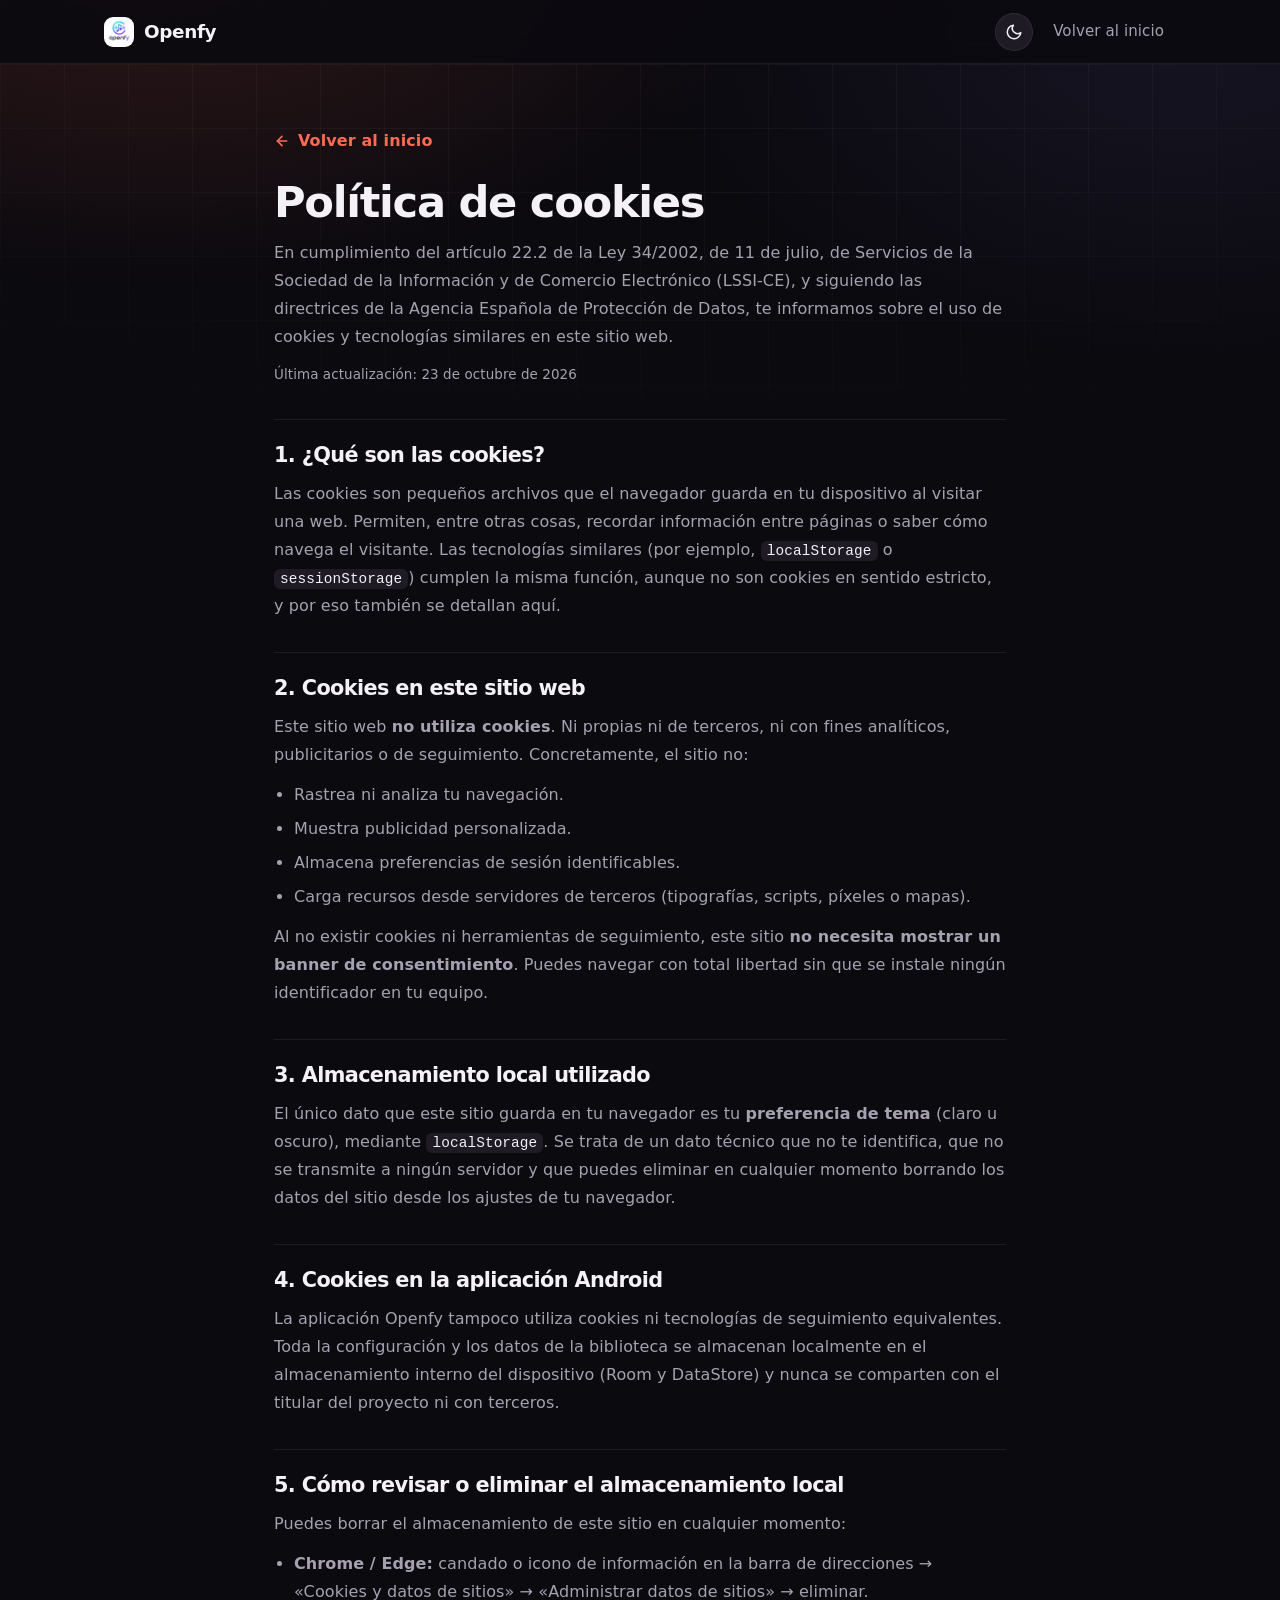
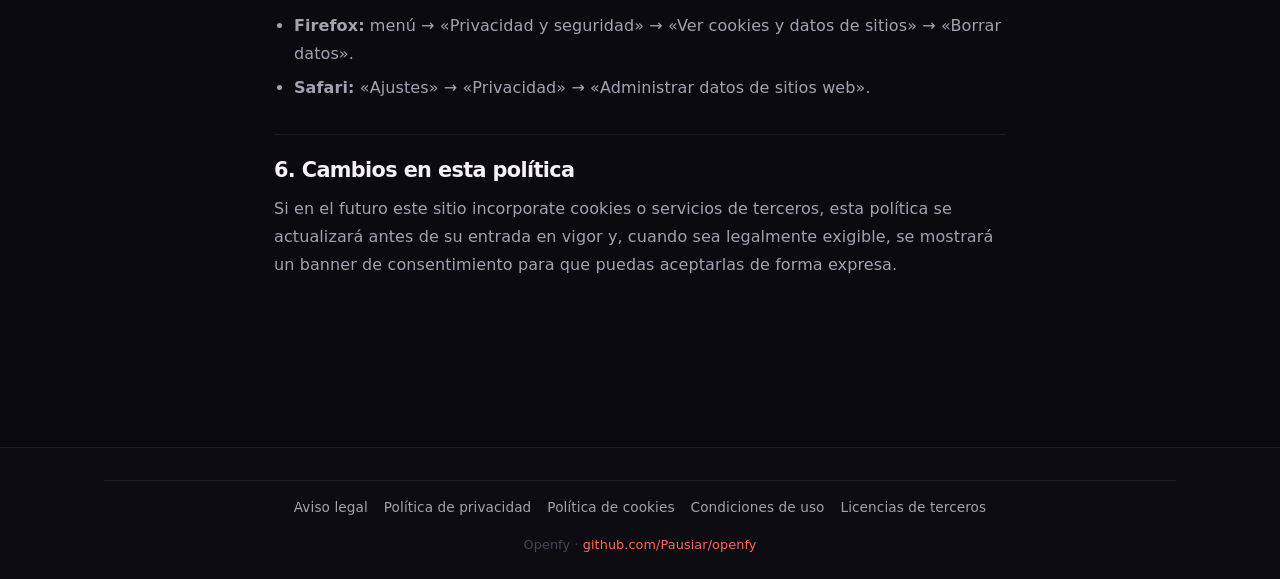
<file: web/cookies.html>
<!DOCTYPE html>
<html lang="es" data-theme="dark">
<head>
  <meta charset="UTF-8">
  <meta name="viewport" content="width=device-width, initial-scale=1.0">
  <meta name="description" content="Política de cookies de Openfy: este sitio no utiliza cookies ni servicios de terceros; solo guarda la preferencia de tema en el almacenamiento local del navegador.">
  <meta name="theme-color" content="#0b0a0f">
  <link rel="canonical" href="https://pausiar.github.io/openfy/cookies.html">
  <meta name="robots" content="index, follow">
  <title>Política de cookies — Openfy</title>
  <link rel="icon" type="image/png" href="assets/logo.png">
  <link rel="stylesheet" href="styles.css">
  <script src="site-config.js"></script>
  <script src="app.js" defer></script>
</head>
<body>

  <div class="bg-grid" aria-hidden="true"></div>
  <div class="bg-glow" aria-hidden="true"></div>

  <nav class="nav" aria-label="Navegación">
    <div class="container nav-inner">
      <a class="nav-logo" href="index.html">
        <img src="assets/logo.png" alt="Logotipo de Openfy" class="nav-icon" width="30" height="30">
        <span>Openfy</span>
      </a>
      <div class="nav-links">
        <button class="theme-toggle" id="theme-toggle" type="button" aria-label="Cambiar entre tema oscuro y claro" title="Cambiar tema">
          <svg class="icon-moon" width="18" height="18" viewBox="0 0 24 24" fill="none" stroke="currentColor" stroke-width="2" stroke-linecap="round" stroke-linejoin="round" aria-hidden="true"><path d="M21 12.79A9 9 0 1 1 11.21 3 7 7 0 0 0 21 12.79z"/></svg>
          <svg class="icon-sun" width="18" height="18" viewBox="0 0 24 24" fill="none" stroke="currentColor" stroke-width="2" stroke-linecap="round" stroke-linejoin="round" aria-hidden="true"><circle cx="12" cy="12" r="4"/><path d="M12 2v2M12 20v2M4.93 4.93l1.41 1.41M17.66 17.66l1.41 1.41M2 12h2M20 12h2M4.93 19.07l1.41-1.41M17.66 6.34l1.41-1.41"/></svg>
        </button>
        <a href="index.html">Volver al inicio</a>
      </div>
    </div>
  </nav>

  <main class="doc">
    <a href="index.html" class="back-home">
      <svg width="16" height="16" viewBox="0 0 24 24" fill="none" stroke="currentColor" stroke-width="2.5" stroke-linecap="round" stroke-linejoin="round" aria-hidden="true"><line x1="19" y1="12" x2="5" y2="12"/><polyline points="12 19 5 12 12 5"/></svg>
      Volver al inicio
    </a>

    <header class="doc-header">
      <h1>Política de cookies</h1>
      <p>
        En cumplimiento del artículo 22.2 de la Ley 34/2002, de 11 de julio, de Servicios de la
        Sociedad de la Información y de Comercio Electrónico (LSSI-CE), y siguiendo las directrices
        de la Agencia Española de Protección de Datos, te informamos sobre el uso de cookies y
        tecnologías similares en este sitio web.
      </p>
      <p class="doc-updated">Última actualización: 23 de octubre de 2026</p>
    </header>

    <h2>1. ¿Qué son las cookies?</h2>
    <p>
      Las cookies son pequeños archivos que el navegador guarda en tu dispositivo al visitar una
      web. Permiten, entre otras cosas, recordar información entre páginas o saber cómo navega
      el visitante. Las tecnologías similares (por ejemplo, <code>localStorage</code> o
      <code>sessionStorage</code>) cumplen la misma función, aunque no son cookies en sentido
      estricto, y por eso también se detallan aquí.
    </p>

    <h2>2. Cookies en este sitio web</h2>
    <p>
      Este sitio web <strong>no utiliza cookies</strong>. Ni propias ni de terceros, ni con fines
      analíticos, publicitarios o de seguimiento. Concretamente, el sitio no:
    </p>
    <ul>
      <li>Rastrea ni analiza tu navegación.</li>
      <li>Muestra publicidad personalizada.</li>
      <li>Almacena preferencias de sesión identificables.</li>
      <li>Carga recursos desde servidores de terceros (tipografías, scripts, píxeles o mapas).</li>
    </ul>
    <p>
      Al no existir cookies ni herramientas de seguimiento, este sitio <strong>no necesita mostrar
      un banner de consentimiento</strong>. Puedes navegar con total libertad sin que se instale
      ningún identificador en tu equipo.
    </p>

    <h2>3. Almacenamiento local utilizado</h2>
    <p>
      El único dato que este sitio guarda en tu navegador es tu <strong>preferencia de tema</strong>
      (claro u oscuro), mediante <code>localStorage</code>. Se trata de un dato técnico que no te
      identifica, que no se transmite a ningún servidor y que puedes eliminar en cualquier momento
      borrando los datos del sitio desde los ajustes de tu navegador.
    </p>

    <h2>4. Cookies en la aplicación Android</h2>
    <p>
      La aplicación Openfy tampoco utiliza cookies ni tecnologías de seguimiento equivalentes. Toda
      la configuración y los datos de la biblioteca se almacenan localmente en el almacenamiento
      interno del dispositivo (Room y DataStore) y nunca se comparten con el titular del proyecto
      ni con terceros.
    </p>

    <h2>5. Cómo revisar o eliminar el almacenamiento local</h2>
    <p>
      Puedes borrar el almacenamiento de este sitio en cualquier momento:
    </p>
    <ul>
      <li><strong>Chrome / Edge:</strong> candado o icono de información en la barra de direcciones → «Cookies y datos de sitios» → «Administrar datos de sitios» → eliminar.</li>
      <li><strong>Firefox:</strong> menú → «Privacidad y seguridad» → «Ver cookies y datos de sitios» → «Borrar datos».</li>
      <li><strong>Safari:</strong> «Ajustes» → «Privacidad» → «Administrar datos de sitios web».</li>
    </ul>

    <h2>6. Cambios en esta política</h2>
    <p>
      Si en el futuro este sitio incorporate cookies o servicios de terceros, esta política se
      actualizará antes de su entrada en vigor y, cuando sea legalmente exigible, se mostrará un
      banner de consentimiento para que puedas aceptarlas de forma expresa.
    </p>
  </main>

  <footer class="footer">
    <div class="container footer-inner">
      <nav class="footer-legal" aria-label="Información legal">
        <a href="legal.html">Aviso legal</a>
        <a href="privacidad.html">Política de privacidad</a>
        <a href="cookies.html">Política de cookies</a>
        <a href="terminos.html">Condiciones de uso</a>
        <a href="licencias.html">Licencias de terceros</a>
      </nav>
      <p class="footer-updated">Openfy · <a href="https://github.com/Pausiar/openfy" target="_blank" rel="noopener noreferrer">github.com/Pausiar/openfy</a></p>
    </div>
  </footer>

</body>
</html>
</file>
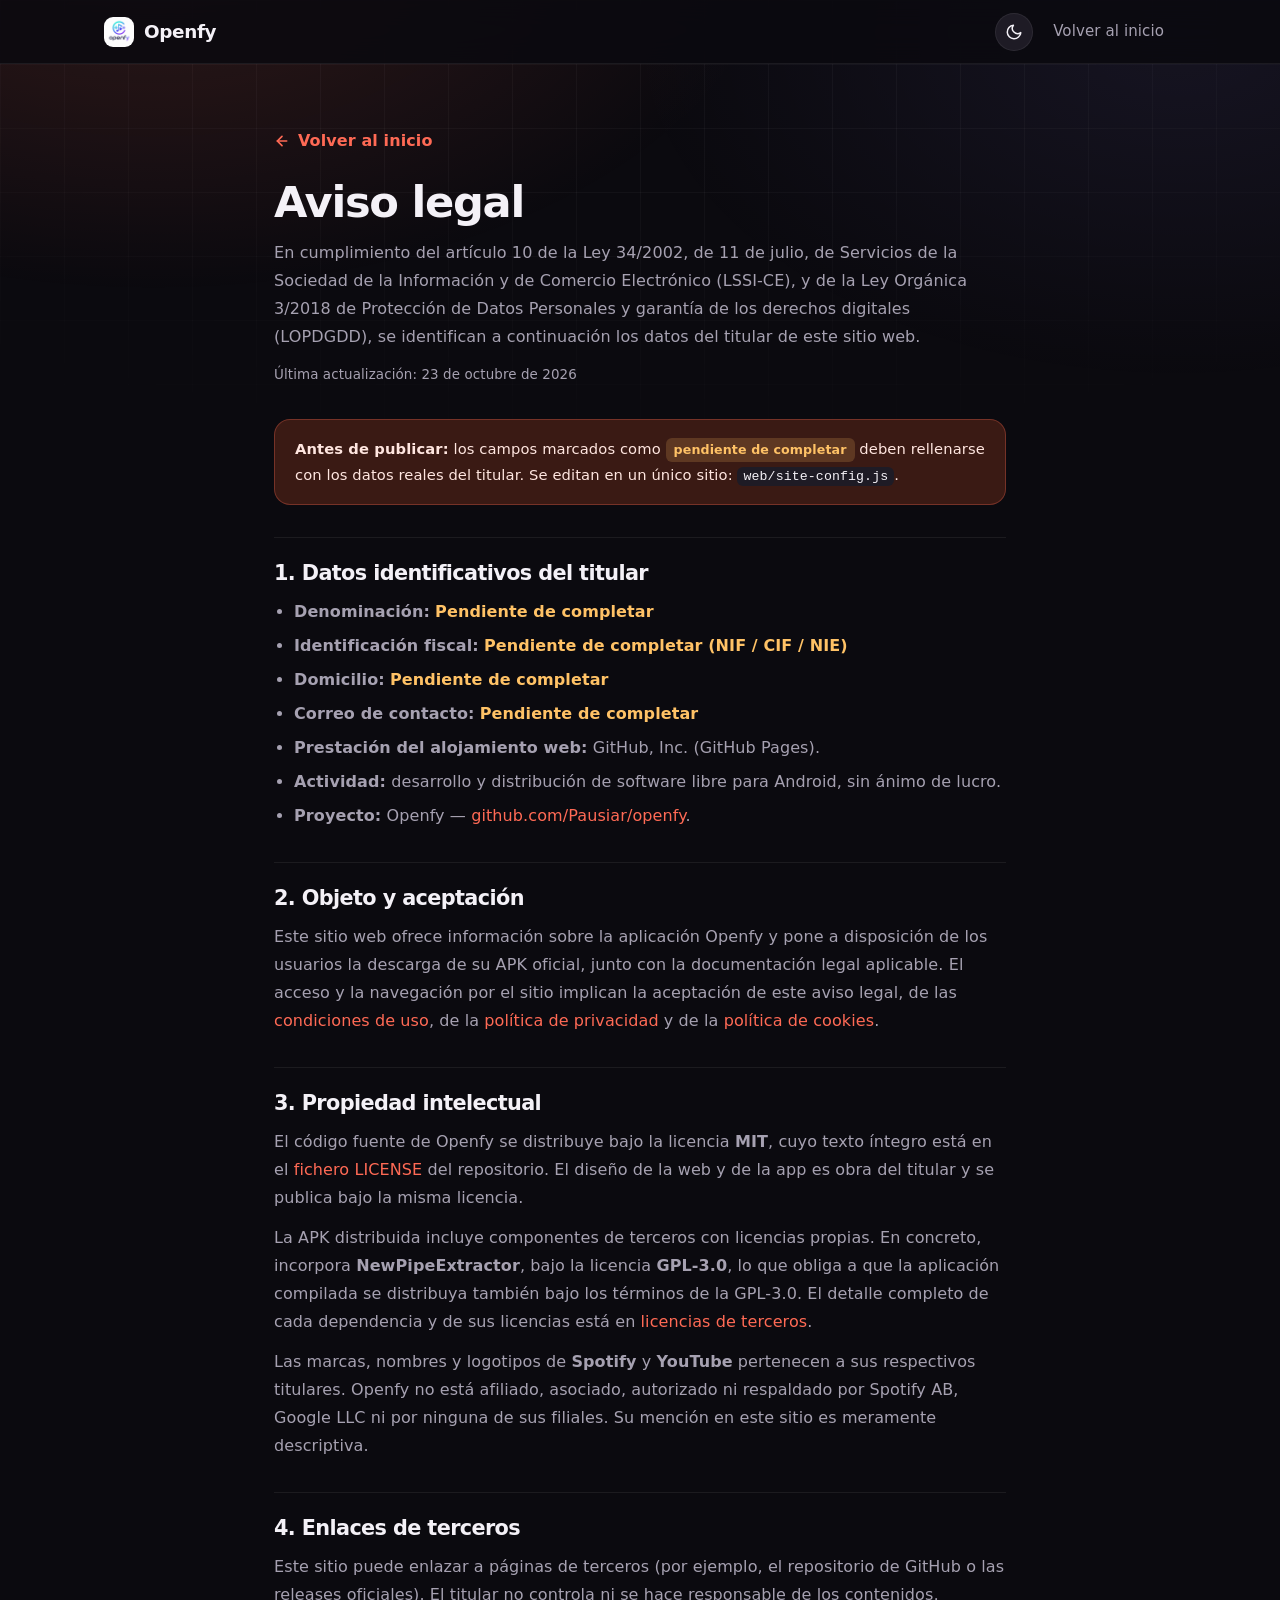
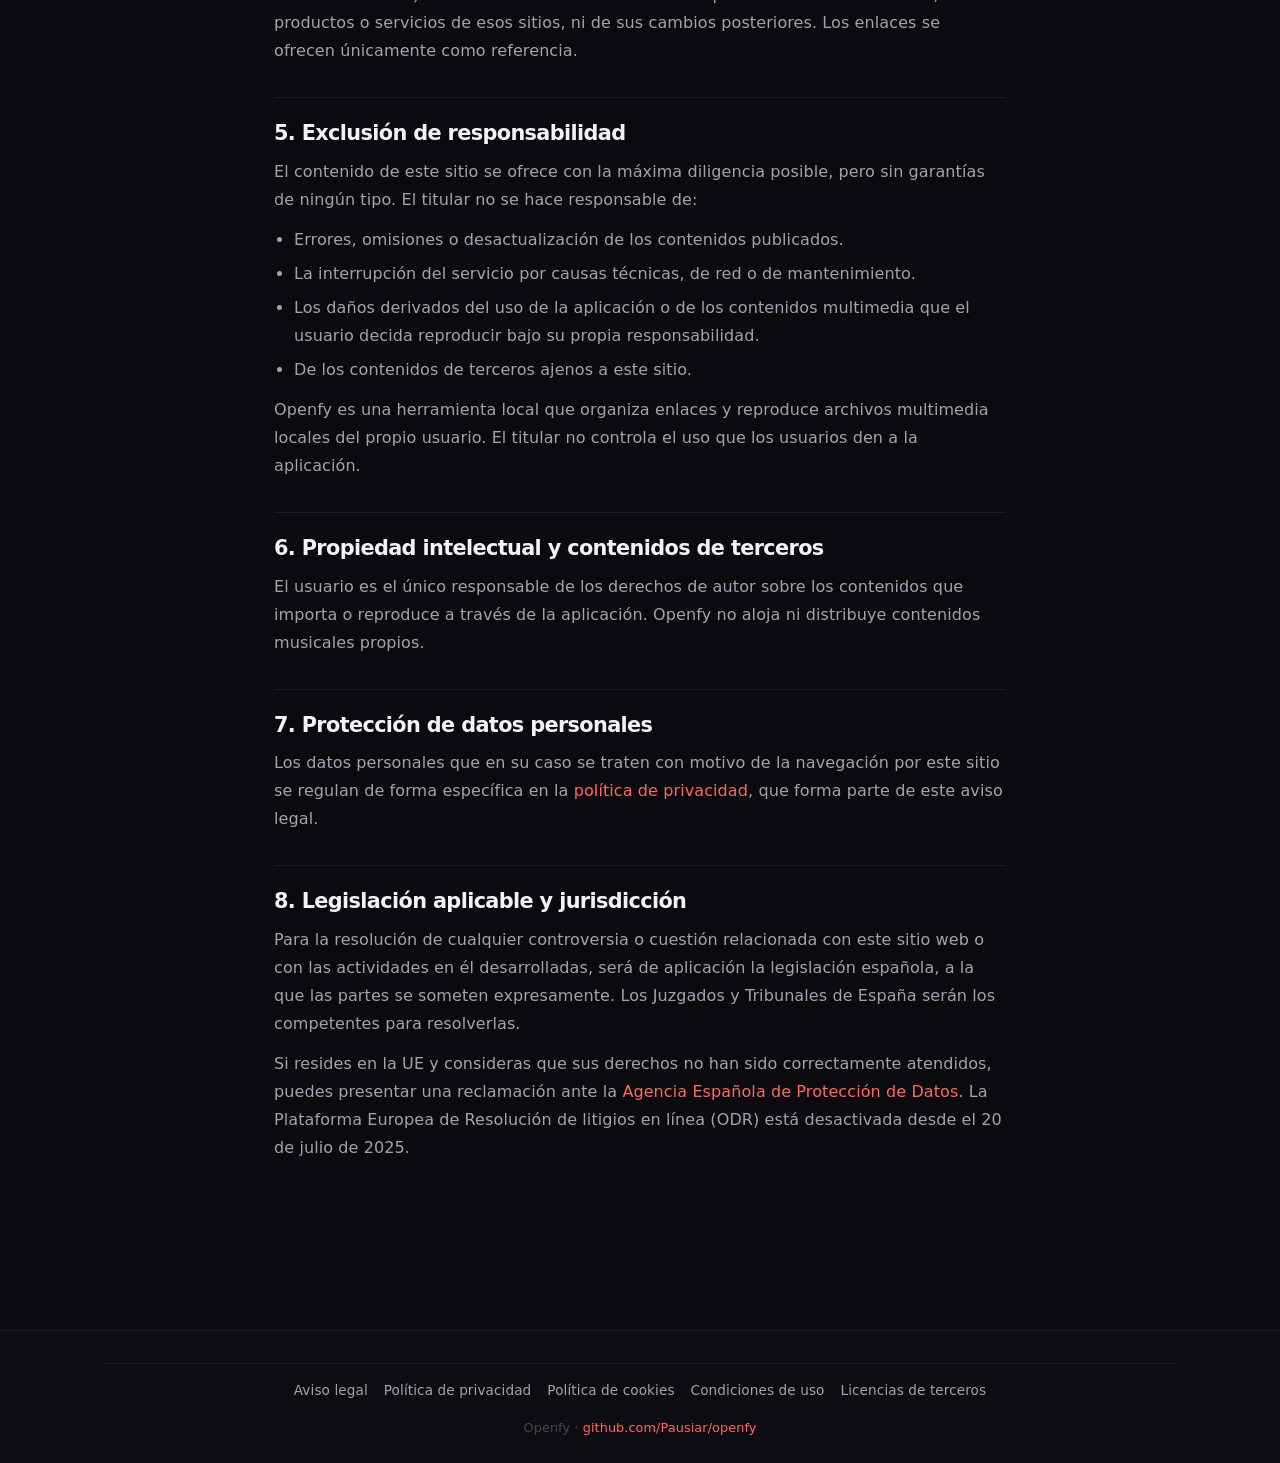
<file: web/legal.html>
<!DOCTYPE html>
<html lang="es" data-theme="dark">
<head>
  <meta charset="UTF-8">
  <meta name="viewport" content="width=device-width, initial-scale=1.0">
  <meta name="description" content="Aviso legal de Openfy: datos identificativos del titular del sitio web, propiedad intelectual, exención de responsabilidad y legislación aplicable.">
  <meta name="theme-color" content="#0b0a0f">
  <link rel="canonical" href="https://pausiar.github.io/openfy/legal.html">
  <meta name="robots" content="index, follow">
  <title>Aviso legal — Openfy</title>
  <link rel="icon" type="image/png" href="assets/logo.png">
  <link rel="stylesheet" href="styles.css">
  <script src="site-config.js"></script>
  <script src="app.js" defer></script>
</head>
<body>

  <div class="bg-grid" aria-hidden="true"></div>
  <div class="bg-glow" aria-hidden="true"></div>

  <nav class="nav" aria-label="Navegación">
    <div class="container nav-inner">
      <a class="nav-logo" href="index.html">
        <img src="assets/logo.png" alt="Logotipo de Openfy" class="nav-icon" width="30" height="30">
        <span>Openfy</span>
      </a>
      <div class="nav-links">
        <button class="theme-toggle" id="theme-toggle" type="button" aria-label="Cambiar entre tema oscuro y claro" title="Cambiar tema">
          <svg class="icon-moon" width="18" height="18" viewBox="0 0 24 24" fill="none" stroke="currentColor" stroke-width="2" stroke-linecap="round" stroke-linejoin="round" aria-hidden="true"><path d="M21 12.79A9 9 0 1 1 11.21 3 7 7 0 0 0 21 12.79z"/></svg>
          <svg class="icon-sun" width="18" height="18" viewBox="0 0 24 24" fill="none" stroke="currentColor" stroke-width="2" stroke-linecap="round" stroke-linejoin="round" aria-hidden="true"><circle cx="12" cy="12" r="4"/><path d="M12 2v2M12 20v2M4.93 4.93l1.41 1.41M17.66 17.66l1.41 1.41M2 12h2M20 12h2M4.93 19.07l1.41-1.41M17.66 6.34l1.41-1.41"/></svg>
        </button>
        <a href="index.html">Volver al inicio</a>
      </div>
    </div>
  </nav>

  <main class="doc">
    <a href="index.html" class="back-home">
      <svg width="16" height="16" viewBox="0 0 24 24" fill="none" stroke="currentColor" stroke-width="2.5" stroke-linecap="round" stroke-linejoin="round" aria-hidden="true"><line x1="19" y1="12" x2="5" y2="12"/><polyline points="12 19 5 12 12 5"/></svg>
      Volver al inicio
    </a>

    <header class="doc-header">
      <h1>Aviso legal</h1>
      <p>
        En cumplimiento del artículo 10 de la Ley 34/2002, de 11 de julio, de Servicios de la
        Sociedad de la Información y de Comercio Electrónico (LSSI-CE), y de la Ley Orgánica
        3/2018 de Protección de Datos Personales y garantía de los derechos digitales (LOPDGDD),
        se identifican a continuación los datos del titular de este sitio web.
      </p>
      <p class="doc-updated">Última actualización: 23 de octubre de 2026</p>
    </header>

    <div class="notice">
      <p>
        <strong>Antes de publicar:</strong> los campos marcados como
        <span class="pending">pendiente de completar</span> deben rellenarse con los datos reales
        del titular. Se editan en un único sitio: <code>web/site-config.js</code>.
      </p>
    </div>

    <h2>1. Datos identificativos del titular</h2>
    <ul>
      <li><strong>Denominación:</strong> <span data-legal="name" data-placeholder="Pendiente de completar"></span></li>
      <li><strong>Identificación fiscal:</strong> <span data-legal="taxId" data-placeholder="Pendiente de completar (NIF / CIF / NIE)"></span></li>
      <li><strong>Domicilio:</strong> <span data-legal="address" data-placeholder="Pendiente de completar"></span></li>
      <li><strong>Correo de contacto:</strong> <span data-legal="email" data-placeholder="Pendiente de completar"></span></li>
      <li><strong>Prestación del alojamiento web:</strong> <span data-legal="hosting" data-placeholder="Pendiente de completar"></span> (<span data-legal="hostingService" data-placeholder="Pendiente de completar"></span>).</li>
      <li><strong>Actividad:</strong> desarrollo y distribución de software libre para Android, sin ánimo de lucro.</li>
      <li><strong>Proyecto:</strong> Openfy — <a href="https://github.com/Pausiar/openfy" target="_blank" rel="noopener noreferrer">github.com/Pausiar/openfy</a>.</li>
    </ul>

    <h2>2. Objeto y aceptación</h2>
    <p>
      Este sitio web ofrece información sobre la aplicación Openfy y pone a disposición de los
      usuarios la descarga de su APK oficial, junto con la documentación legal aplicable. El acceso
      y la navegación por el sitio implican la aceptación de este aviso legal, de las
      <a href="terminos.html">condiciones de uso</a>, de la <a href="privacidad.html">política de privacidad</a>
      y de la <a href="cookies.html">política de cookies</a>.
    </p>

    <h2>3. Propiedad intelectual</h2>
    <p>
      El código fuente de Openfy se distribuye bajo la licencia <strong>MIT</strong>, cuyo texto
      íntegro está en el <a href="https://github.com/Pausiar/openfy/blob/main/LICENSE" target="_blank" rel="noopener noreferrer">fichero LICENSE</a>
      del repositorio. El diseño de la web y de la app es obra del titular y se publica bajo la
      misma licencia.
    </p>
    <p>
      La APK distribuida incluye componentes de terceros con licencias propias. En concreto,
      incorpora <strong>NewPipeExtractor</strong>, bajo la licencia <strong>GPL-3.0</strong>, lo que
      obliga a que la aplicación compilada se distribuya también bajo los términos de la GPL-3.0.
      El detalle completo de cada dependencia y de sus licencias está en
      <a href="licencias.html">licencias de terceros</a>.
    </p>
    <p>
      Las marcas, nombres y logotipos de <strong>Spotify</strong> y <strong>YouTube</strong> pertenecen
      a sus respectivos titulares. Openfy no está afiliado, asociado, autorizado ni respaldado por
      Spotify AB, Google LLC ni por ninguna de sus filiales. Su mención en este sitio es
      meramente descriptiva.
    </p>

    <h2>4. Enlaces de terceros</h2>
    <p>
      Este sitio puede enlazar a páginas de terceros (por ejemplo, el repositorio de GitHub o las
      releases oficiales). El titular no controla ni se hace responsable de los contenidos,
      productos o servicios de esos sitios, ni de sus cambios posteriores. Los enlaces se ofrecen
      únicamente como referencia.
    </p>

    <h2>5. Exclusión de responsabilidad</h2>
    <p>
      El contenido de este sitio se ofrece con la máxima diligencia posible, pero sin garantías
      de ningún tipo. El titular no se hace responsable de:
    </p>
    <ul>
      <li>Errores, omisiones o desactualización de los contenidos publicados.</li>
      <li>La interrupción del servicio por causas técnicas, de red o de mantenimiento.</li>
      <li>Los daños derivados del uso de la aplicación o de los contenidos multimedia que el usuario decida reproducir bajo su propia responsabilidad.</li>
      <li>De los contenidos de terceros ajenos a este sitio.</li>
    </ul>
    <p>
      Openfy es una herramienta local que organiza enlaces y reproduce archivos multimedia locales
      del propio usuario. El titular no controla el uso que los usuarios den a la aplicación.
    </p>

    <h2>6. Propiedad intelectual y contenidos de terceros</h2>
    <p>
      El usuario es el único responsable de los derechos de autor sobre los contenidos que importa
      o reproduce a través de la aplicación. Openfy no aloja ni distribuye contenidos musicales
      propios.
    </p>

    <h2>7. Protección de datos personales</h2>
    <p>
      Los datos personales que en su caso se traten con motivo de la navegación por este sitio se
      regulan de forma específica en la <a href="privacidad.html">política de privacidad</a>, que
      forma parte de este aviso legal.
    </p>

    <h2>8. Legislación aplicable y jurisdicción</h2>
    <p>
      Para la resolución de cualquier controversia o cuestión relacionada con este sitio web o con
      las actividades en él desarrolladas, será de aplicación la legislación española, a la que las
      partes se someten expresamente. Los Juzgados y Tribunales de España serán los competentes
      para resolverlas.
    </p>
    <p>
      Si resides en la UE y consideras que sus derechos no han sido correctamente atendidos, puedes
      presentar una reclamación ante la <a href="https://www.aepd.es/" target="_blank" rel="noopener noreferrer"
      >Agencia Española de Protección de Datos</a>. La Plataforma Europea de Resolución de
      litigios en línea (ODR) está desactivada desde el 20 de julio de 2025.
    </p>
  </main>

  <footer class="footer">
    <div class="container footer-inner">
      <nav class="footer-legal" aria-label="Información legal">
        <a href="legal.html">Aviso legal</a>
        <a href="privacidad.html">Política de privacidad</a>
        <a href="cookies.html">Política de cookies</a>
        <a href="terminos.html">Condiciones de uso</a>
        <a href="licencias.html">Licencias de terceros</a>
      </nav>
      <p class="footer-updated">Openfy · <a href="https://github.com/Pausiar/openfy" target="_blank" rel="noopener noreferrer">github.com/Pausiar/openfy</a></p>
    </div>
  </footer>

</body>
</html>
</file>
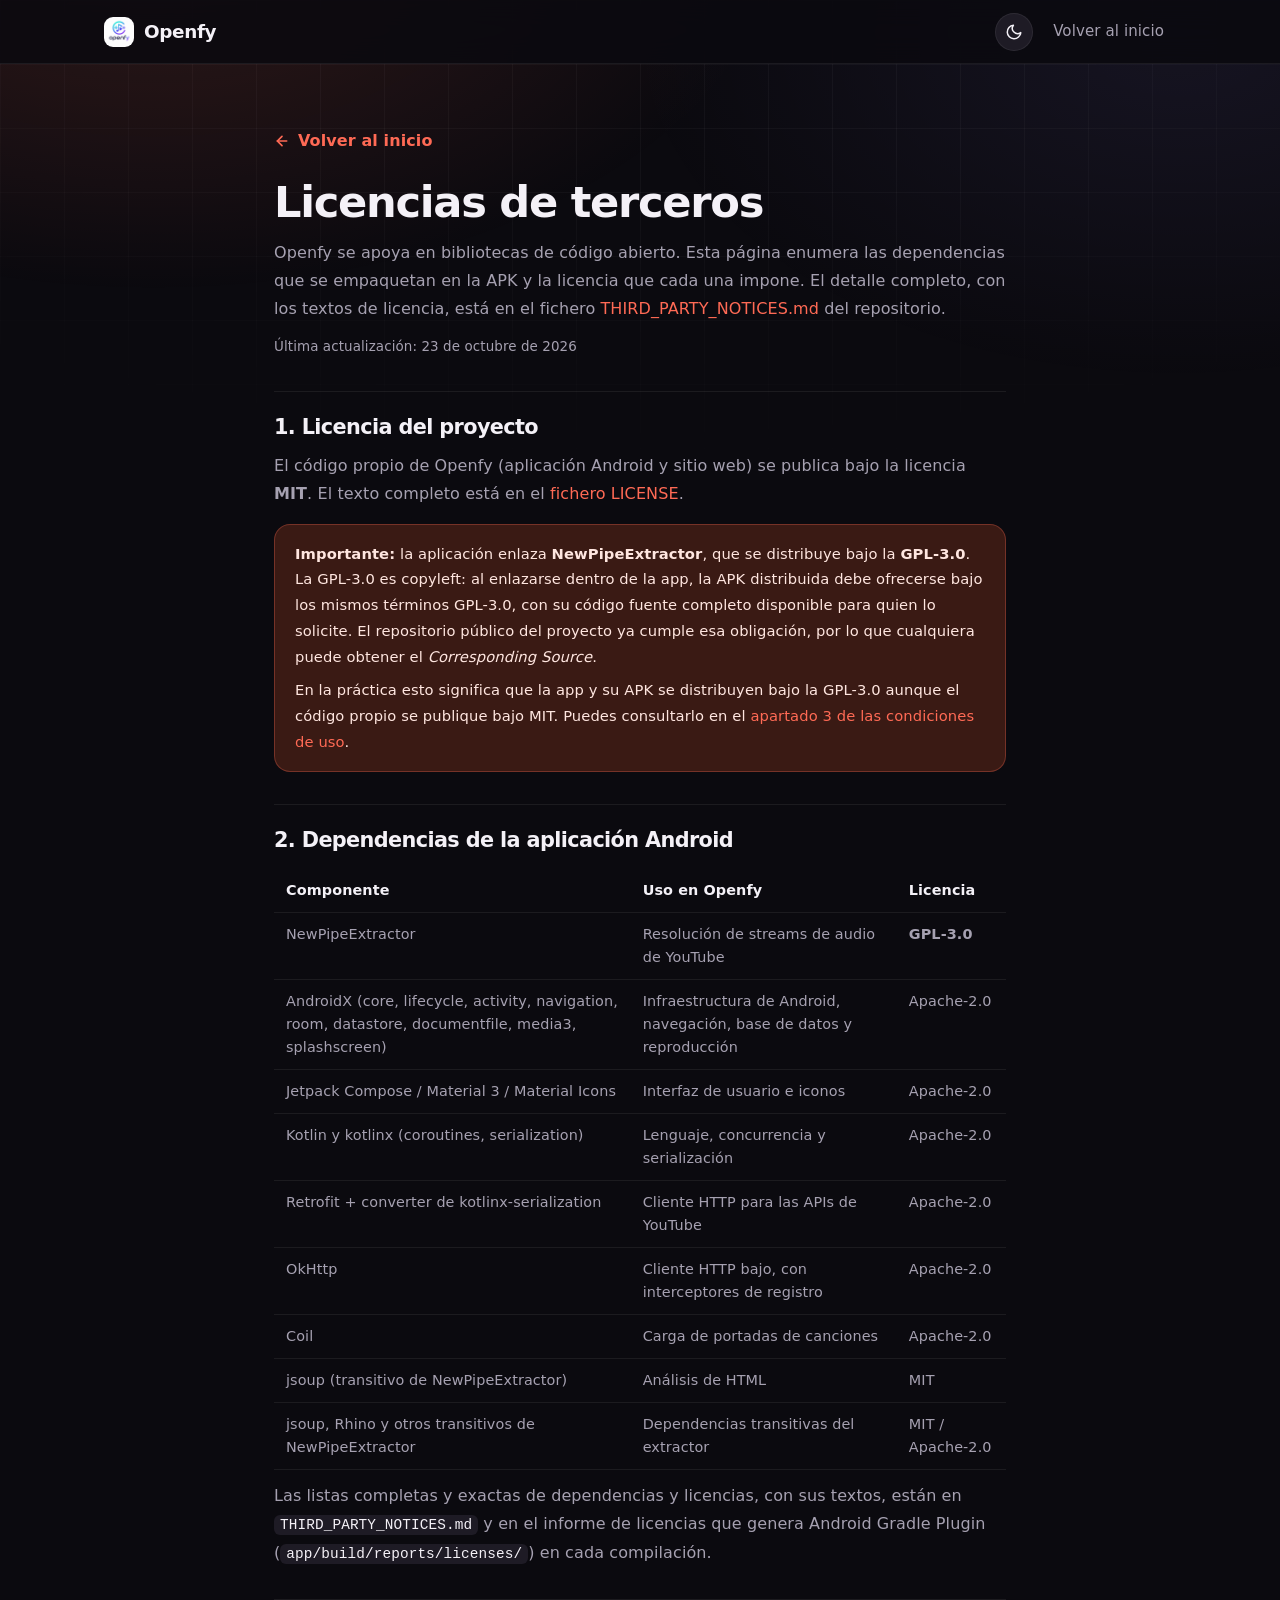
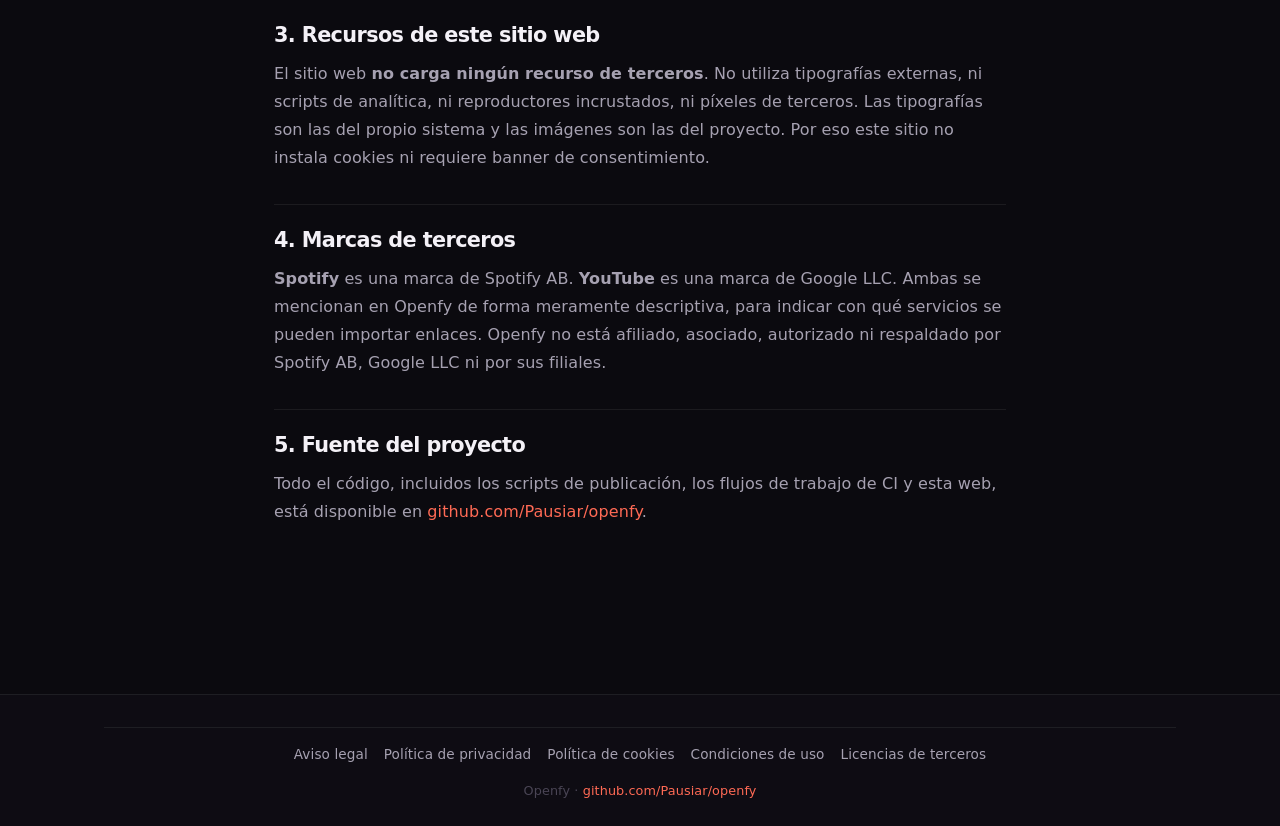
<file: web/licencias.html>
<!DOCTYPE html>
<html lang="es" data-theme="dark">
<head>
  <meta charset="UTF-8">
  <meta name="viewport" content="width=device-width, initial-scale=1.0">
  <meta name="description" content="Licencias de software de terceros incluidas en Openfy: NewPipeExtractor (GPL-3.0), AndroidX, Coil, Retrofit, OkHttp y Kotlin.">
  <meta name="theme-color" content="#0b0a0f">
  <link rel="canonical" href="https://pausiar.github.io/openfy/licencias.html">
  <meta name="robots" content="index, follow">
  <title>Licencias de terceros — Openfy</title>
  <link rel="icon" type="image/png" href="assets/logo.png">
  <link rel="stylesheet" href="styles.css">
  <script src="site-config.js"></script>
  <script src="app.js" defer></script>
</head>
<body>

  <div class="bg-grid" aria-hidden="true"></div>
  <div class="bg-glow" aria-hidden="true"></div>

  <nav class="nav" aria-label="Navegación">
    <div class="container nav-inner">
      <a class="nav-logo" href="index.html">
        <img src="assets/logo.png" alt="Logotipo de Openfy" class="nav-icon" width="30" height="30">
        <span>Openfy</span>
      </a>
      <div class="nav-links">
        <button class="theme-toggle" id="theme-toggle" type="button" aria-label="Cambiar entre tema oscuro y claro" title="Cambiar tema">
          <svg class="icon-moon" width="18" height="18" viewBox="0 0 24 24" fill="none" stroke="currentColor" stroke-width="2" stroke-linecap="round" stroke-linejoin="round" aria-hidden="true"><path d="M21 12.79A9 9 0 1 1 11.21 3 7 7 0 0 0 21 12.79z"/></svg>
          <svg class="icon-sun" width="18" height="18" viewBox="0 0 24 24" fill="none" stroke="currentColor" stroke-width="2" stroke-linecap="round" stroke-linejoin="round" aria-hidden="true"><circle cx="12" cy="12" r="4"/><path d="M12 2v2M12 20v2M4.93 4.93l1.41 1.41M17.66 17.66l1.41 1.41M2 12h2M20 12h2M4.93 19.07l1.41-1.41M17.66 6.34l1.41-1.41"/></svg>
        </button>
        <a href="index.html">Volver al inicio</a>
      </div>
    </div>
  </nav>

  <main class="doc">
    <a href="index.html" class="back-home">
      <svg width="16" height="16" viewBox="0 0 24 24" fill="none" stroke="currentColor" stroke-width="2.5" stroke-linecap="round" stroke-linejoin="round" aria-hidden="true"><line x1="19" y1="12" x2="5" y2="12"/><polyline points="12 19 5 12 12 5"/></svg>
      Volver al inicio
    </a>

    <header class="doc-header">
      <h1>Licencias de terceros</h1>
      <p>
        Openfy se apoya en bibliotecas de código abierto. Esta página enumera las dependencias
        que se empaquetan en la APK y la licencia que cada una impone. El detalle completo, con los
        textos de licencia, está en el fichero
        <a href="https://github.com/Pausiar/openfy/blob/main/THIRD_PARTY_NOTICES.md" target="_blank" rel="noopener noreferrer">THIRD_PARTY_NOTICES.md</a>
        del repositorio.
      </p>
      <p class="doc-updated">Última actualización: 23 de octubre de 2026</p>
    </header>

    <h2>1. Licencia del proyecto</h2>
    <p>
      El código propio de Openfy (aplicación Android y sitio web) se publica bajo la licencia
      <strong>MIT</strong>. El texto completo está en el
      <a href="https://github.com/Pausiar/openfy/blob/main/LICENSE" target="_blank" rel="noopener noreferrer">fichero LICENSE</a>.
    </p>

    <div class="notice">
      <p>
        <strong>Importante:</strong> la aplicación enlaza <strong>NewPipeExtractor</strong>, que se
        distribuye bajo la <strong>GPL-3.0</strong>. La GPL-3.0 es copyleft: al enlazarse dentro de
        la app, la APK distribuida debe ofrecerse bajo los mismos términos GPL-3.0, con su código
        fuente completo disponible para quien lo solicite. El repositorio público del proyecto ya
        cumple esa obligación, por lo que cualquiera puede obtener el <em>Corresponding Source</em>.
      </p>
      <p>
        En la práctica esto significa que la app y su APK se distribuyen bajo la GPL-3.0 aunque el
        código propio se publique bajo MIT. Puedes consultarlo en el <a href="terminos.html">apartado
        3 de las condiciones de uso</a>.
      </p>
    </div>

    <h2>2. Dependencias de la aplicación Android</h2>
    <table>
      <thead>
        <tr><th>Componente</th><th>Uso en Openfy</th><th>Licencia</th></tr>
      </thead>
      <tbody>
        <tr>
          <td>NewPipeExtractor</td>
          <td>Resolución de streams de audio de YouTube</td>
          <td><strong>GPL-3.0</strong></td>
        </tr>
        <tr>
          <td>AndroidX (core, lifecycle, activity, navigation, room, datastore, documentfile, media3, splashscreen)</td>
          <td>Infraestructura de Android, navegación, base de datos y reproducción</td>
          <td>Apache-2.0</td>
        </tr>
        <tr>
          <td>Jetpack Compose / Material 3 / Material Icons</td>
          <td>Interfaz de usuario e iconos</td>
          <td>Apache-2.0</td>
        </tr>
        <tr>
          <td>Kotlin y kotlinx (coroutines, serialization)</td>
          <td>Lenguaje, concurrencia y serialización</td>
          <td>Apache-2.0</td>
        </tr>
        <tr>
          <td>Retrofit + converter de kotlinx-serialization</td>
          <td>Cliente HTTP para las APIs de YouTube</td>
          <td>Apache-2.0</td>
        </tr>
        <tr>
          <td>OkHttp</td>
          <td>Cliente HTTP bajo, con interceptores de registro</td>
          <td>Apache-2.0</td>
        </tr>
        <tr>
          <td>Coil</td>
          <td>Carga de portadas de canciones</td>
          <td>Apache-2.0</td>
        </tr>
        <tr>
          <td>jsoup (transitivo de NewPipeExtractor)</td>
          <td>Análisis de HTML</td>
          <td>MIT</td>
        </tr>
        <tr>
          <td>jsoup, Rhino y otros transitivos de NewPipeExtractor</td>
          <td>Dependencias transitivas del extractor</td>
          <td>MIT / Apache-2.0</td>
        </tr>
      </tbody>
    </table>
    <p>
      Las listas completas y exactas de dependencias y licencias, con sus textos, están en
      <code>THIRD_PARTY_NOTICES.md</code> y en el informe de licencias que genera Android Gradle
      Plugin (<code>app/build/reports/licenses/</code>) en cada compilación.
    </p>

    <h2>3. Recursos de este sitio web</h2>
    <p>
      El sitio web <strong>no carga ningún recurso de terceros</strong>. No utiliza tipografías
      externas, ni scripts de analítica, ni reproductores incrustados, ni píxeles de terceros. Las
      tipografías son las del propio sistema y las imágenes son las del proyecto. Por eso este
      sitio no instala cookies ni requiere banner de consentimiento.
    </p>

    <h2>4. Marcas de terceros</h2>
    <p>
      <strong>Spotify</strong> es una marca de Spotify AB. <strong>YouTube</strong> es una marca de
      Google LLC. Ambas se mencionan en Openfy de forma meramente descriptiva, para indicar con
      qué servicios se pueden importar enlaces. Openfy no está afiliado, asociado, autorizado ni
      respaldado por Spotify AB, Google LLC ni por sus filiales.
    </p>

    <h2>5. Fuente del proyecto</h2>
    <p>
      Todo el código, incluidos los scripts de publicación, los flujos de trabajo de CI y esta
      web, está disponible en
      <a href="https://github.com/Pausiar/openfy" target="_blank" rel="noopener noreferrer">github.com/Pausiar/openfy</a>.
    </p>
  </main>

  <footer class="footer">
    <div class="container footer-inner">
      <nav class="footer-legal" aria-label="Información legal">
        <a href="legal.html">Aviso legal</a>
        <a href="privacidad.html">Política de privacidad</a>
        <a href="cookies.html">Política de cookies</a>
        <a href="terminos.html">Condiciones de uso</a>
        <a href="licencias.html">Licencias de terceros</a>
      </nav>
      <p class="footer-updated">Openfy · <a href="https://github.com/Pausiar/openfy" target="_blank" rel="noopener noreferrer">github.com/Pausiar/openfy</a></p>
    </div>
  </footer>

</body>
</html>
</file>
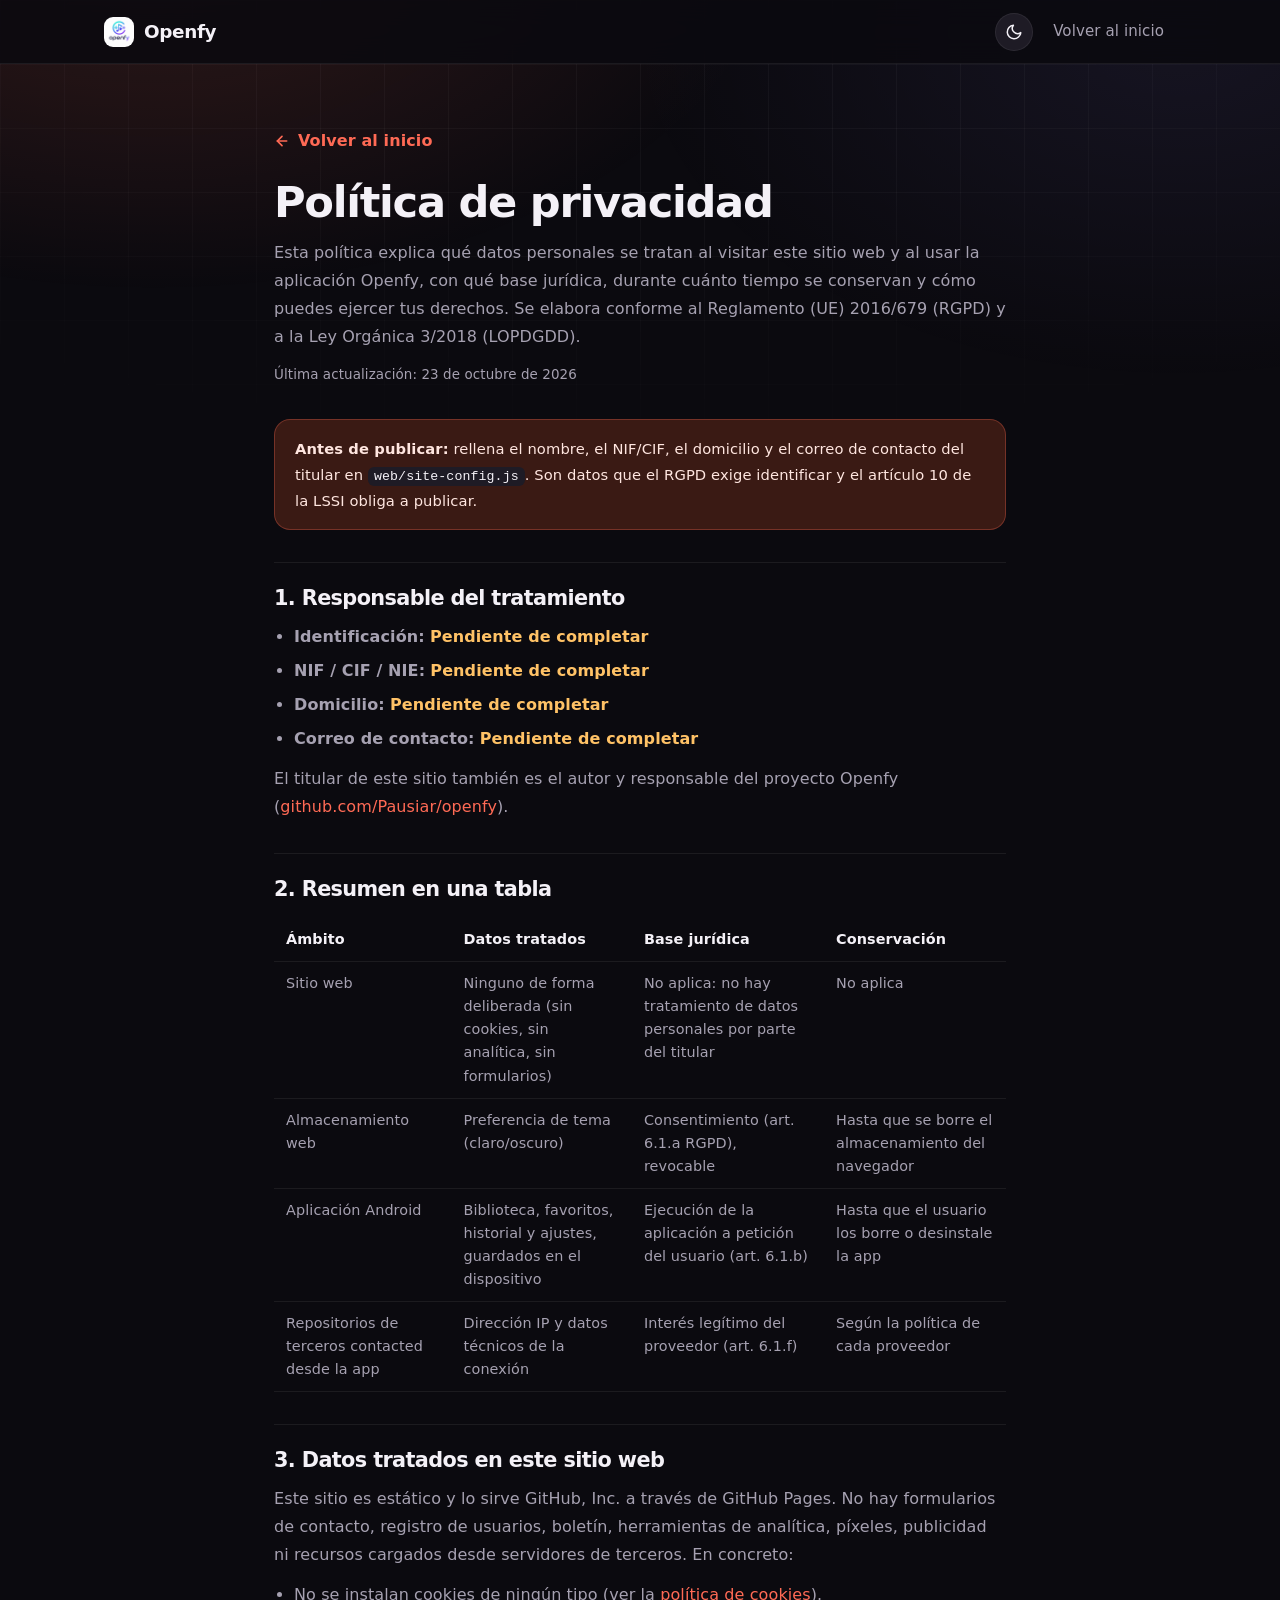
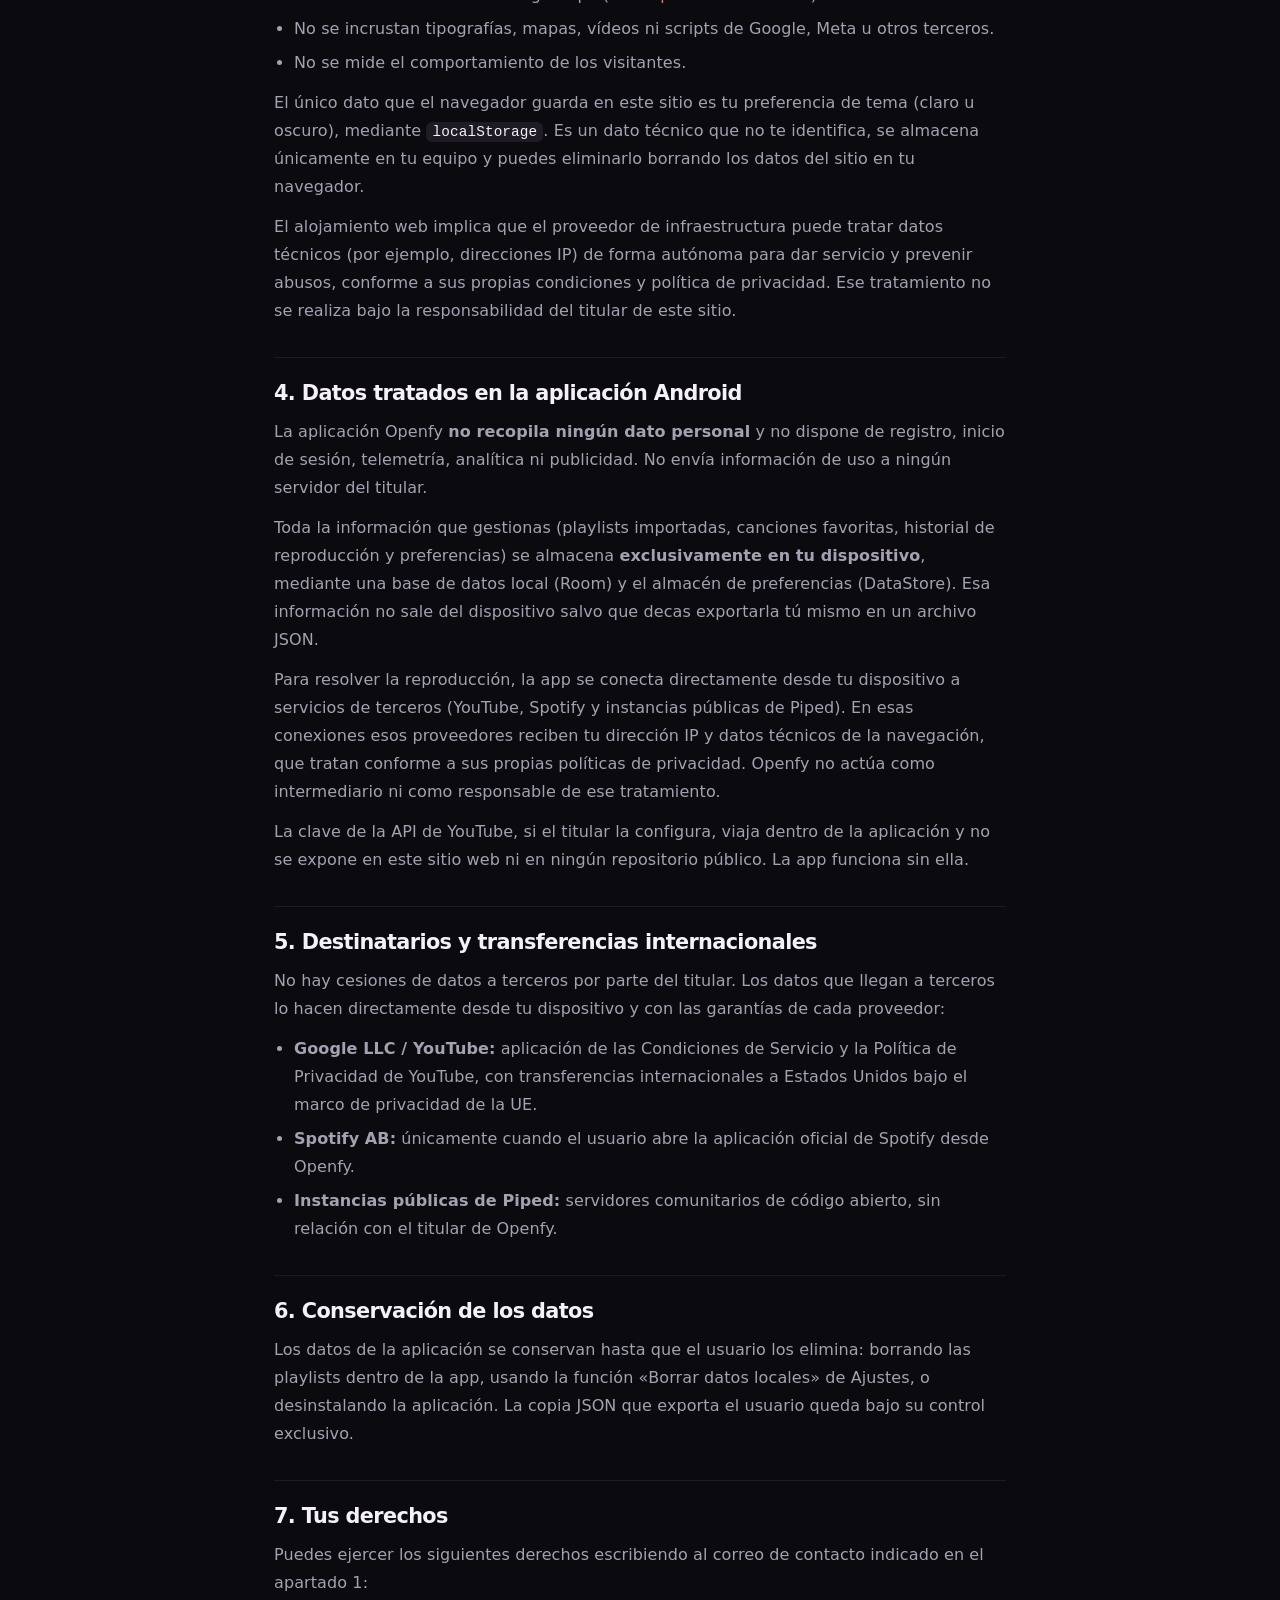
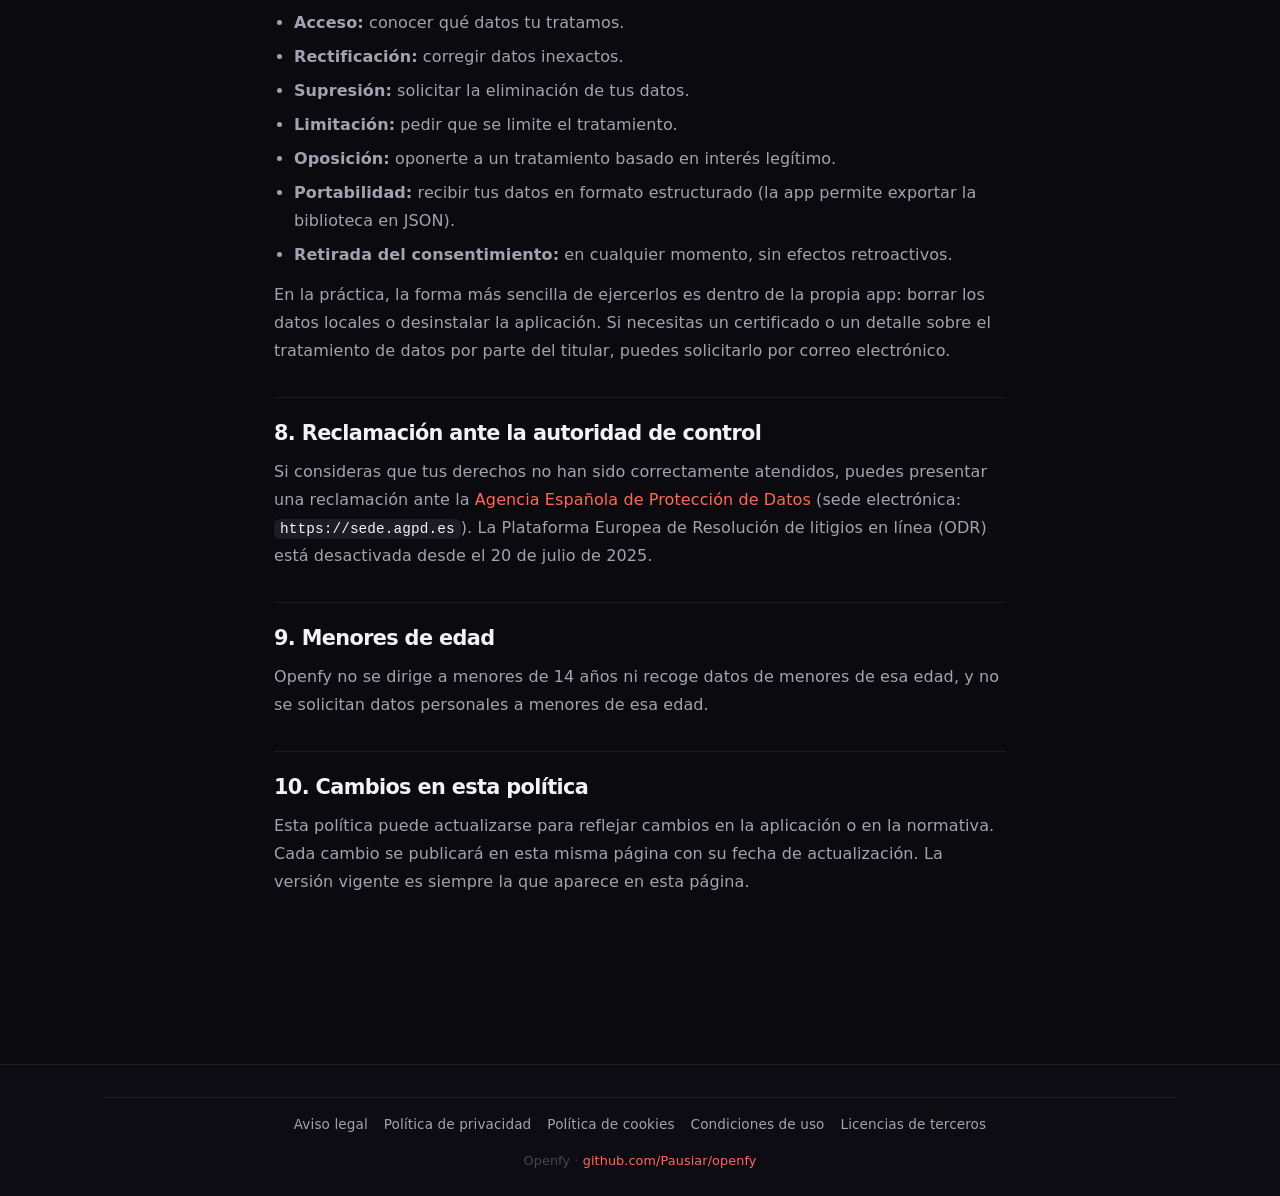
<file: web/privacidad.html>
<!DOCTYPE html>
<html lang="es" data-theme="dark">
<head>
  <meta charset="UTF-8">
  <meta name="viewport" content="width=device-width, initial-scale=1.0">
  <meta name="description" content="Política de privacidad de Openfy conforme al RGPD y a la LOPDGDD: qué datos se tratan, con qué base jurídica, durante cuánto tiempo y cómo ejercer los derechos.">
  <meta name="theme-color" content="#0b0a0f">
  <link rel="canonical" href="https://pausiar.github.io/openfy/privacidad.html">
  <meta name="robots" content="index, follow">
  <title>Política de privacidad — Openfy</title>
  <link rel="icon" type="image/png" href="assets/logo.png">
  <link rel="stylesheet" href="styles.css">
  <script src="site-config.js"></script>
  <script src="app.js" defer></script>
</head>
<body>

  <div class="bg-grid" aria-hidden="true"></div>
  <div class="bg-glow" aria-hidden="true"></div>

  <nav class="nav" aria-label="Navegación">
    <div class="container nav-inner">
      <a class="nav-logo" href="index.html">
        <img src="assets/logo.png" alt="Logotipo de Openfy" class="nav-icon" width="30" height="30">
        <span>Openfy</span>
      </a>
      <div class="nav-links">
        <button class="theme-toggle" id="theme-toggle" type="button" aria-label="Cambiar entre tema oscuro y claro" title="Cambiar tema">
          <svg class="icon-moon" width="18" height="18" viewBox="0 0 24 24" fill="none" stroke="currentColor" stroke-width="2" stroke-linecap="round" stroke-linejoin="round" aria-hidden="true"><path d="M21 12.79A9 9 0 1 1 11.21 3 7 7 0 0 0 21 12.79z"/></svg>
          <svg class="icon-sun" width="18" height="18" viewBox="0 0 24 24" fill="none" stroke="currentColor" stroke-width="2" stroke-linecap="round" stroke-linejoin="round" aria-hidden="true"><circle cx="12" cy="12" r="4"/><path d="M12 2v2M12 20v2M4.93 4.93l1.41 1.41M17.66 17.66l1.41 1.41M2 12h2M20 12h2M4.93 19.07l1.41-1.41M17.66 6.34l1.41-1.41"/></svg>
        </button>
        <a href="index.html">Volver al inicio</a>
      </div>
    </div>
  </nav>

  <main class="doc">
    <a href="index.html" class="back-home">
      <svg width="16" height="16" viewBox="0 0 24 24" fill="none" stroke="currentColor" stroke-width="2.5" stroke-linecap="round" stroke-linejoin="round" aria-hidden="true"><line x1="19" y1="12" x2="5" y2="12"/><polyline points="12 19 5 12 12 5"/></svg>
      Volver al inicio
    </a>

    <header class="doc-header">
      <h1>Política de privacidad</h1>
      <p>
        Esta política explica qué datos personales se tratan al visitar este sitio web y al usar la
        aplicación Openfy, con qué base jurídica, durante cuánto tiempo se conservan y cómo puedes
        ejercer tus derechos. Se elabora conforme al Reglamento (UE) 2016/679 (RGPD) y a la Ley
        Orgánica 3/2018 (LOPDGDD).
      </p>
      <p class="doc-updated">Última actualización: 23 de octubre de 2026</p>
    </header>

    <div class="notice">
      <p>
        <strong>Antes de publicar:</strong> rellena el nombre, el NIF/CIF, el domicilio y el correo
        de contacto del titular en <code>web/site-config.js</code>. Son datos que el RGPD exige
        identificar y el artículo 10 de la LSSI obliga a publicar.
      </p>
    </div>

    <h2>1. Responsable del tratamiento</h2>
    <ul>
      <li><strong>Identificación:</strong> <span data-legal="name" data-placeholder="Pendiente de completar"></span></li>
      <li><strong>NIF / CIF / NIE:</strong> <span data-legal="taxId" data-placeholder="Pendiente de completar"></span></li>
      <li><strong>Domicilio:</strong> <span data-legal="address" data-placeholder="Pendiente de completar"></span></li>
      <li><strong>Correo de contacto:</strong> <span data-legal="email" data-placeholder="Pendiente de completar"></span></li>
    </ul>
    <p>
      El titular de este sitio también es el autor y responsable del proyecto Openfy
      (<a href="https://github.com/Pausiar/openfy" target="_blank" rel="noopener noreferrer">github.com/Pausiar/openfy</a>).
    </p>

    <h2>2. Resumen en una tabla</h2>
    <table>
      <thead>
        <tr><th>Ámbito</th><th>Datos tratados</th><th>Base jurídica</th><th>Conservación</th></tr>
      </thead>
      <tbody>
        <tr>
          <td>Sitio web</td>
          <td>Ninguno de forma deliberada (sin cookies, sin analítica, sin formularios)</td>
          <td>No aplica: no hay tratamiento de datos personales por parte del titular</td>
          <td>No aplica</td>
        </tr>
        <tr>
          <td>Almacenamiento web</td>
          <td>Preferencia de tema (claro/oscuro)</td>
          <td>Consentimiento (art. 6.1.a RGPD), revocable</td>
          <td>Hasta que se borre el almacenamiento del navegador</td>
        </tr>
        <tr>
          <td>Aplicación Android</td>
          <td>Biblioteca, favoritos, historial y ajustes, guardados en el dispositivo</td>
          <td>Ejecución de la aplicación a petición del usuario (art. 6.1.b)</td>
          <td>Hasta que el usuario los borre o desinstale la app</td>
        </tr>
        <tr>
          <td>Repositorios de terceros contacted desde la app</td>
          <td>Dirección IP y datos técnicos de la conexión</td>
          <td>Interés legítimo del proveedor (art. 6.1.f)</td>
          <td>Según la política de cada proveedor</td>
        </tr>
      </tbody>
    </table>

    <h2>3. Datos tratados en este sitio web</h2>
    <p>
      Este sitio es estático y lo sirve <span data-legal="hosting" data-placeholder="Pendiente de completar"></span>
      a través de <span data-legal="hostingService" data-placeholder="Pendiente de completar"></span>.
      No hay formularios de contacto, registro de usuarios, boletín, herramientas de analítica,
      píxeles, publicidad ni recursos cargados desde servidores de terceros. En concreto:
    </p>
    <ul>
      <li>No se instalan cookies de ningún tipo (ver la <a href="cookies.html">política de cookies</a>).</li>
      <li>No se incrustan tipografías, mapas, vídeos ni scripts de Google, Meta u otros terceros.</li>
      <li>No se mide el comportamiento de los visitantes.</li>
    </ul>
    <p>
      El único dato que el navegador guarda en este sitio es tu preferencia de tema (claro u
      oscuro), mediante <code>localStorage</code>. Es un dato técnico que no te identifica, se
      almacena únicamente en tu equipo y puedes eliminarlo borrando los datos del sitio en tu
      navegador.
    </p>
    <p>
      El alojamiento web implica que el proveedor de infraestructura puede tratar datos
      técnicos (por ejemplo, direcciones IP) de forma autónoma para dar servicio y prevenir
      abusos, conforme a sus propias condiciones y política de privacidad. Ese tratamiento no se
      realiza bajo la responsabilidad del titular de este sitio.
    </p>

    <h2>4. Datos tratados en la aplicación Android</h2>
    <p>
      La aplicación Openfy <strong>no recopila ningún dato personal</strong> y no dispone de
      registro, inicio de sesión, telemetría, analítica ni publicidad. No envía información de uso
      a ningún servidor del titular.
    </p>
    <p>
      Toda la información que gestionas (playlists importadas, canciones favoritas, historial de
      reproducción y preferencias) se almacena <strong>exclusivamente en tu dispositivo</strong>,
      mediante una base de datos local (Room) y el almacén de preferencias (DataStore). Esa
      información no sale del dispositivo salvo que decas exportarla tú mismo en un archivo JSON.
    </p>
    <p>
      Para resolver la reproducción, la app se conecta directamente desde tu dispositivo a
      servicios de terceros (YouTube, Spotify y instancias públicas de Piped). En esas
      conexiones esos proveedores reciben tu dirección IP y datos técnicos de la navegación, que
      tratan conforme a sus propias políticas de privacidad. Openfy no actúa como intermediario
      ni como responsable de ese tratamiento.
    </p>
    <p>
      La clave de la API de YouTube, si el titular la configura, viaja dentro de la aplicación
      y no se expone en este sitio web ni en ningún repositorio público. La app funciona sin ella.
    </p>

    <h2>5. Destinatarios y transferencias internacionales</h2>
    <p>
      No hay cesiones de datos a terceros por parte del titular. Los datos que llegan a terceros
      lo hacen directamente desde tu dispositivo y con las garantías de cada proveedor:
    </p>
    <ul>
      <li><strong>Google LLC / YouTube:</strong> aplicación de las Condiciones de Servicio y la Política de Privacidad de YouTube, con transferencias internacionales a Estados Unidos bajo el marco de privacidad de la UE.</li>
      <li><strong>Spotify AB:</strong> únicamente cuando el usuario abre la aplicación oficial de Spotify desde Openfy.</li>
      <li><strong>Instancias públicas de Piped:</strong> servidores comunitarios de código abierto, sin relación con el titular de Openfy.</li>
    </ul>

    <h2>6. Conservación de los datos</h2>
    <p>
      Los datos de la aplicación se conservan hasta que el usuario los elimina: borrando las
      playlists dentro de la app, usando la función «Borrar datos locales» de Ajustes, o
      desinstalando la aplicación. La copia JSON que exporta el usuario queda bajo su control
      exclusivo.
    </p>

    <h2>7. Tus derechos</h2>
    <p>
      Puedes ejercer los siguientes derechos escribiendo al correo de contacto indicado en el
      apartado 1:
    </p>
    <ul>
      <li><strong>Acceso:</strong> conocer qué datos tu tratamos.</li>
      <li><strong>Rectificación:</strong> corregir datos inexactos.</li>
      <li><strong>Supresión:</strong> solicitar la eliminación de tus datos.</li>
      <li><strong>Limitación:</strong> pedir que se limite el tratamiento.</li>
      <li><strong>Oposición:</strong> oponerte a un tratamiento basado en interés legítimo.</li>
      <li><strong>Portabilidad:</strong> recibir tus datos en formato estructurado (la app permite exportar la biblioteca en JSON).</li>
      <li><strong>Retirada del consentimiento:</strong> en cualquier momento, sin efectos retroactivos.</li>
    </ul>
    <p>
      En la práctica, la forma más sencilla de ejercerlos es dentro de la propia app: borrar los
      datos locales o desinstalar la aplicación. Si necesitas un certificado o un detalle sobre
      el tratamiento de datos por parte del titular, puedes solicitarlo por correo electrónico.
    </p>

    <h2>8. Reclamación ante la autoridad de control</h2>
    <p>
      Si consideras que tus derechos no han sido correctamente atendidos, puedes presentar una
      reclamación ante la <a href="https://www.aepd.es/" target="_blank" rel="noopener noreferrer">Agencia
      Española de Protección de Datos</a> (sede electrónica: <code>https://sede.agpd.es</code>).
      La Plataforma Europea de Resolución de litigios en línea (ODR) está desactivada desde el
      20 de julio de 2025.
    </p>

    <h2>9. Menores de edad</h2>
    <p>
      Openfy no se dirige a menores de 14 años ni recoge datos de menores de esa edad, y no se
      solicitan datos personales a menores de esa edad.
    </p>

    <h2>10. Cambios en esta política</h2>
    <p>
      Esta política puede actualizarse para reflejar cambios en la aplicación o en la normativa.
      Cada cambio se publicará en esta misma página con su fecha de actualización. La versión
      vigente es siempre la que aparece en esta página.
    </p>
  </main>

  <footer class="footer">
    <div class="container footer-inner">
      <nav class="footer-legal" aria-label="Información legal">
        <a href="legal.html">Aviso legal</a>
        <a href="privacidad.html">Política de privacidad</a>
        <a href="cookies.html">Política de cookies</a>
        <a href="terminos.html">Condiciones de uso</a>
        <a href="licencias.html">Licencias de terceros</a>
      </nav>
      <p class="footer-updated">Openfy · <a href="https://github.com/Pausiar/openfy" target="_blank" rel="noopener noreferrer">github.com/Pausiar/openfy</a></p>
    </div>
  </footer>

</body>
</html>
</file>
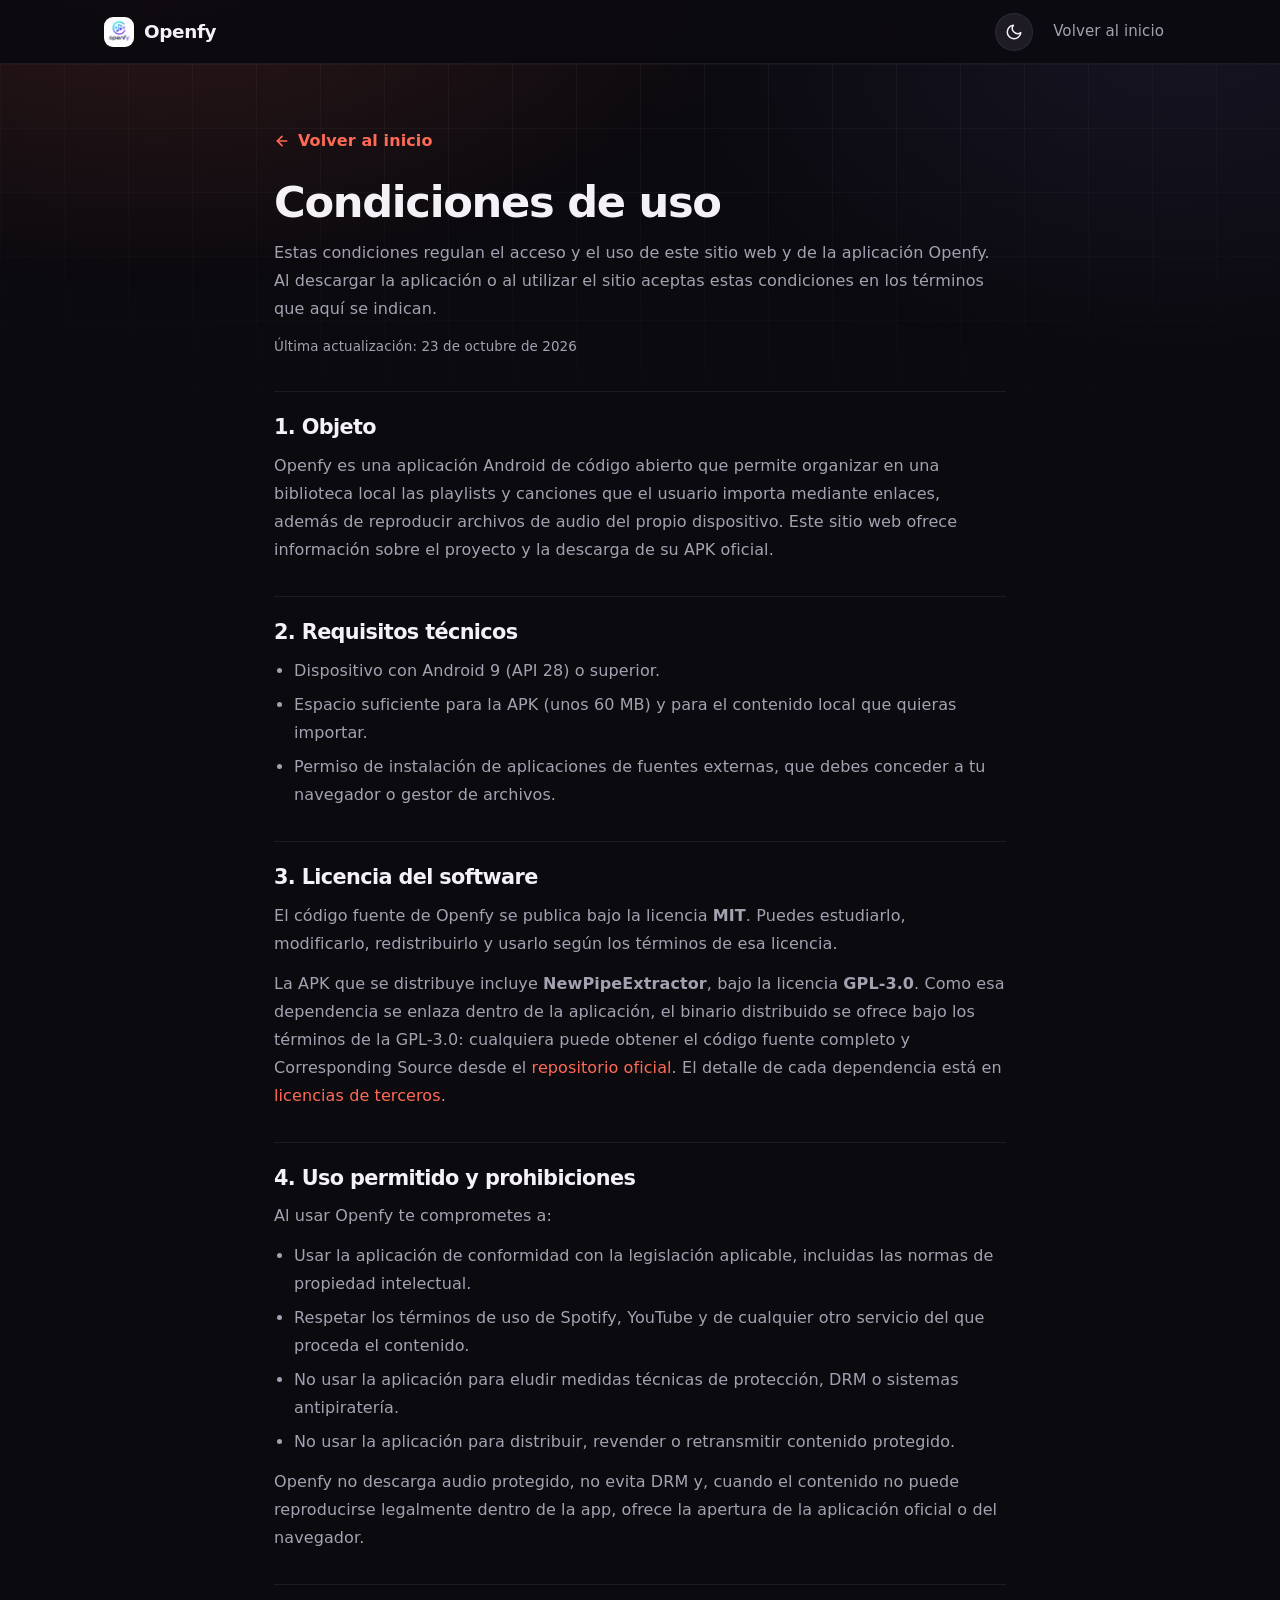
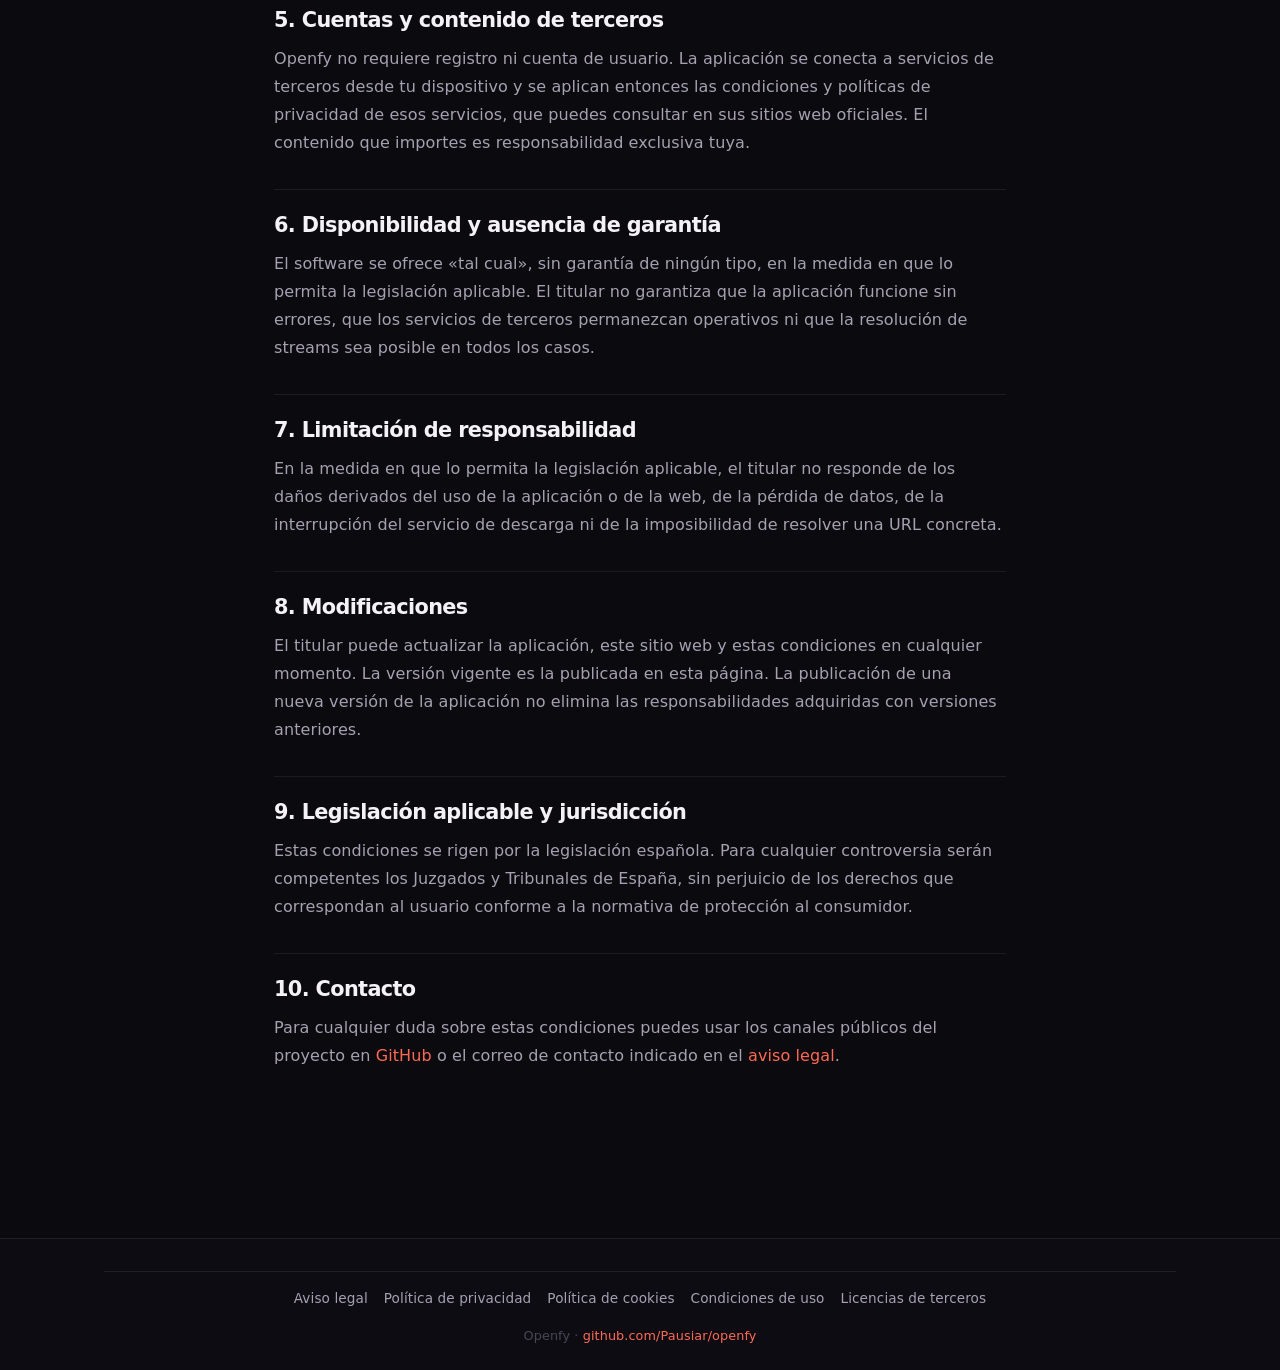
<file: web/terminos.html>
<!DOCTYPE html>
<html lang="es" data-theme="dark">
<head>
  <meta charset="UTF-8">
  <meta name="viewport" content="width=device-width, initial-scale=1.0">
  <meta name="description" content="Condiciones de uso de Openfy: licencia del software, requisitos técnicos, uso permitido, responsabilidad y legislación aplicable.">
  <meta name="theme-color" content="#0b0a0f">
  <link rel="canonical" href="https://pausiar.github.io/openfy/terminos.html">
  <meta name="robots" content="index, follow">
  <title>Condiciones de uso — Openfy</title>
  <link rel="icon" type="image/png" href="assets/logo.png">
  <link rel="stylesheet" href="styles.css">
  <script src="site-config.js"></script>
  <script src="app.js" defer></script>
</head>
<body>

  <div class="bg-grid" aria-hidden="true"></div>
  <div class="bg-glow" aria-hidden="true"></div>

  <nav class="nav" aria-label="Navegación">
    <div class="container nav-inner">
      <a class="nav-logo" href="index.html">
        <img src="assets/logo.png" alt="Logotipo de Openfy" class="nav-icon" width="30" height="30">
        <span>Openfy</span>
      </a>
      <div class="nav-links">
        <button class="theme-toggle" id="theme-toggle" type="button" aria-label="Cambiar entre tema oscuro y claro" title="Cambiar tema">
          <svg class="icon-moon" width="18" height="18" viewBox="0 0 24 24" fill="none" stroke="currentColor" stroke-width="2" stroke-linecap="round" stroke-linejoin="round" aria-hidden="true"><path d="M21 12.79A9 9 0 1 1 11.21 3 7 7 0 0 0 21 12.79z"/></svg>
          <svg class="icon-sun" width="18" height="18" viewBox="0 0 24 24" fill="none" stroke="currentColor" stroke-width="2" stroke-linecap="round" stroke-linejoin="round" aria-hidden="true"><circle cx="12" cy="12" r="4"/><path d="M12 2v2M12 20v2M4.93 4.93l1.41 1.41M17.66 17.66l1.41 1.41M2 12h2M20 12h2M4.93 19.07l1.41-1.41M17.66 6.34l1.41-1.41"/></svg>
        </button>
        <a href="index.html">Volver al inicio</a>
      </div>
    </div>
  </nav>

  <main class="doc">
    <a href="index.html" class="back-home">
      <svg width="16" height="16" viewBox="0 0 24 24" fill="none" stroke="currentColor" stroke-width="2.5" stroke-linecap="round" stroke-linejoin="round" aria-hidden="true"><line x1="19" y1="12" x2="5" y2="12"/><polyline points="12 19 5 12 12 5"/></svg>
      Volver al inicio
    </a>

    <header class="doc-header">
      <h1>Condiciones de uso</h1>
      <p>
        Estas condiciones regulan el acceso y el uso de este sitio web y de la aplicación Openfy.
        Al descargar la aplicación o al utilizar el sitio aceptas estas condiciones en los
        términos que aquí se indican.
      </p>
      <p class="doc-updated">Última actualización: 23 de octubre de 2026</p>
    </header>

    <h2>1. Objeto</h2>
    <p>
      Openfy es una aplicación Android de código abierto que permite organizar en una biblioteca
      local las playlists y canciones que el usuario importa mediante enlaces, además de
      reproducir archivos de audio del propio dispositivo. Este sitio web ofrece información
      sobre el proyecto y la descarga de su APK oficial.
    </p>

    <h2>2. Requisitos técnicos</h2>
    <ul>
      <li>Dispositivo con Android 9 (API 28) o superior.</li>
      <li>Espacio suficiente para la APK (unos 60 MB) y para el contenido local que quieras importar.</li>
      <li>Permiso de instalación de aplicaciones de fuentes externas, que debes conceder a tu navegador o gestor de archivos.</li>
    </ul>

    <h2>3. Licencia del software</h2>
    <p>
      El código fuente de Openfy se publica bajo la licencia <strong>MIT</strong>. Puedes
      estudiarlo, modificarlo, redistribuirlo y usarlo según los términos de esa licencia.
    </p>
    <p>
      La APK que se distribuye incluye <strong>NewPipeExtractor</strong>, bajo la licencia
      <strong>GPL-3.0</strong>. Como esa dependencia se enlaza dentro de la aplicación, el binario
      distribuido se ofrece bajo los términos de la GPL-3.0: cualquiera puede obtener el código
      fuente completo y Corresponding Source desde el
      <a href="https://github.com/Pausiar/openfy" target="_blank" rel="noopener noreferrer">repositorio
      oficial</a>. El detalle de cada dependencia está en <a href="licencias.html">licencias de
      terceros</a>.
    </p>

    <h2>4. Uso permitido y prohibiciones</h2>
    <p>Al usar Openfy te comprometes a:</p>
    <ul>
      <li>Usar la aplicación de conformidad con la legislación aplicable, incluidas las normas de propiedad intelectual.</li>
      <li>Respetar los términos de uso de Spotify, YouTube y de cualquier otro servicio del que proceda el contenido.</li>
      <li>No usar la aplicación para eludir medidas técnicas de protección, DRM o sistemas antipiratería.</li>
      <li>No usar la aplicación para distribuir, revender o retransmitir contenido protegido.</li>
    </ul>
    <p>
      Openfy no descarga audio protegido, no evita DRM y, cuando el contenido no puede reproducirse
      legalmente dentro de la app, ofrece la apertura de la aplicación oficial o del navegador.
    </p>

    <h2>5. Cuentas y contenido de terceros</h2>
    <p>
      Openfy no requiere registro ni cuenta de usuario. La aplicación se conecta a servicios de
      terceros desde tu dispositivo y se aplican entonces las condiciones y políticas de privacidad
      de esos servicios, que puedes consultar en sus sitios web oficiales. El contenido que
      importes es responsabilidad exclusiva tuya.
    </p>

    <h2>6. Disponibilidad y ausencia de garantía</h2>
    <p>
      El software se ofrece «tal cual», sin garantía de ningún tipo, en la medida en que lo
      permita la legislación aplicable. El titular no garantiza que la aplicación funcione sin
      errores, que los servicios de terceros permanezcan operativos ni que la resolución de
      streams sea posible en todos los casos.
    </p>

    <h2>7. Limitación de responsabilidad</h2>
    <p>
      En la medida en que lo permita la legislación aplicable, el titular no responde de los
      daños derivados del uso de la aplicación o de la web, de la pérdida de datos, de la
      interrupción del servicio de descarga ni de la imposibilidad de resolver una URL concreta.
    </p>

    <h2>8. Modificaciones</h2>
    <p>
      El titular puede actualizar la aplicación, este sitio web y estas condiciones en cualquier
      momento. La versión vigente es la publicada en esta página. La publicación de una nueva
      versión de la aplicación no elimina las responsabilidades adquiridas con versiones
      anteriores.
    </p>

    <h2>9. Legislación aplicable y jurisdicción</h2>
    <p>
      Estas condiciones se rigen por la legislación española. Para cualquier controversia serán
      competentes los Juzgados y Tribunales de España, sin perjuicio de los derechos que
      correspondan al usuario conforme a la normativa de protección al consumidor.
    </p>

    <h2>10. Contacto</h2>
    <p>
      Para cualquier duda sobre estas condiciones puedes usar los canales públicos del proyecto
      en <a href="https://github.com/Pausiar/openfy" target="_blank" rel="noopener noreferrer">GitHub</a>
      o el correo de contacto indicado en el <a href="legal.html">aviso legal</a>.
    </p>
  </main>

  <footer class="footer">
    <div class="container footer-inner">
      <nav class="footer-legal" aria-label="Información legal">
        <a href="legal.html">Aviso legal</a>
        <a href="privacidad.html">Política de privacidad</a>
        <a href="cookies.html">Política de cookies</a>
        <a href="terminos.html">Condiciones de uso</a>
        <a href="licencias.html">Licencias de terceros</a>
      </nav>
      <p class="footer-updated">Openfy · <a href="https://github.com/Pausiar/openfy" target="_blank" rel="noopener noreferrer">github.com/Pausiar/openfy</a></p>
    </div>
  </footer>

</body>
</html>
</file>
<file: web/styles.css>
/* ==========================================================================
   Openfy — hoja de estilos de la web
   --------------------------------------------------------------------------
   El diseño replica el sistema de diseño "Ember" de la app Android
   (app/src/main/java/com/pausiar/openfy/presentation/theme/):

     - Paleta dark-first: superficies casi negras con matiz violeta y un único
       acento coral cálido.
     - Tema claro equivalente (la app tiene SYSTEM / LIGHT / DARK).
     - Radios 8 / 12 / 16 / 20 / 28 y rejilla de espaciado de 4.
     - Tipografía sans del sistema con tracking cerrado en los titulares,
       igual que OpenfyTypography en la app.

   Sin fuentes externas ni recursos de terceros: la web no hace ni una sola
   petición a otro dominio (requisito de la política de cookies).
   ========================================================================== */

/* --------------------------------------------------------------------------
   1. Tokens
   -------------------------------------------------------------------------- */

:root {
  /* Paleta oscura (tema por defecto, como la app) */
  --bg: #0b0a0f;
  --bg-deep: #060509;
  --surface: #131119;
  --surface-1: #17151d;
  --surface-2: #1e1b25;
  --surface-3: #26232e;
  --outline: #4a4555;
  --outline-variant: #2c2834;
  --text: #f4f1f7;
  --muted: #a6a1b1;
  --accent: #ff6a55;
  --accent-strong: #ff7a62;
  --accent-soft: #ff9a85;
  --accent-container: #3a1a14;
  --accent-fg: #ffe6e0;
  --on-accent: #1c0a06;
  --secondary: #cfc6da;
  --secondary-container: #2a2633;
  --tertiary: #ffb86b;
  --success: #5fd39a;
  --warning: #ffc266;
  --danger: #ff5c6c;
  --hairline: rgba(255, 255, 255, 0.07);
  --youtube: #ff4e45;
  --spotify: #1ed760;
  --local: #9b8cff;
  --demo: #ffb86b;
  --shadow-card: 0 18px 40px rgba(0, 0, 0, 0.45);
  --shadow-phone: 0 40px 80px rgba(0, 0, 0, 0.55);
  --glow: rgba(255, 106, 85, 0.16);
  --glow-secondary: rgba(155, 140, 255, 0.08);

  /* Forma y espacio (OpenfyShapes / OpenfySpacing) */
  --radius-xs: 8px;
  --radius-sm: 12px;
  --radius-md: 16px;
  --radius-lg: 20px;
  --radius-xl: 28px;
  --radius-pill: 999px;

  --space-1: 4px;
  --space-2: 8px;
  --space-3: 12px;
  --space-4: 16px;
  --space-5: 20px;
  --space-6: 24px;
  --space-8: 32px;
  --space-12: 48px;

  --container: 1120px;
  --gutter: 24px;
  --nav-height: 64px;

  /* Tipografía (mismos pesos y tracking que la app) */
  --font-sans: system-ui, -apple-system, "Segoe UI", Roboto, "Helvetica Neue", Arial,
    "Noto Sans", sans-serif;
  --font-mono: ui-monospace, "JetBrains Mono", "SFMono-Regular", Menlo, Consolas,
    "Liberation Mono", monospace;

  --ease: cubic-bezier(0.2, 0.7, 0.3, 1);
}

[data-theme="light"] {
  --bg: #faf8fb;
  --bg-deep: #ffffff;
  --surface: #ffffff;
  --surface-1: #f6f3f8;
  --surface-2: #f1edf4;
  --surface-3: #ebe7ef;
  --outline: #8c8696;
  --outline-variant: #d9d4df;
  --text: #17151c;
  --muted: #5e5968;
  --accent: #d63f28;
  --accent-strong: #ff6a55;
  --accent-soft: #d63f28;
  --accent-container: #ffe6e0;
  --accent-fg: #3d0d04;
  --on-accent: #ffffff;
  --secondary: #615a6e;
  --secondary-container: #e9e3f2;
  --tertiary: #b86a12;
  --success: #1e8a57;
  --warning: #a86200;
  --danger: #c62839;
  --hairline: rgba(0, 0, 0, 0.08);
  --youtube: #d9271e;
  --spotify: #138a3e;
  --local: #5b4bd6;
  --demo: #b86a12;
  --shadow-card: 0 16px 32px rgba(46, 40, 58, 0.10);
  --shadow-phone: 0 30px 60px rgba(46, 40, 58, 0.18);
  --glow: rgba(214, 63, 40, 0.10);
  --glow-secondary: rgba(91, 75, 214, 0.08);
}

/* --------------------------------------------------------------------------
   2. Base
   -------------------------------------------------------------------------- */

*,
*::before,
*::after {
  box-sizing: border-box;
}

html {
  scroll-behavior: smooth;
  scroll-padding-top: calc(var(--nav-height) + 16px);
  -webkit-text-size-adjust: 100%;
}

body {
  margin: 0;
  background: var(--bg);
  color: var(--text);
  font-family: var(--font-sans);
  font-size: 16px;
  line-height: 1.6;
  letter-spacing: 0.1px;
  -webkit-font-smoothing: antialiased;
  overflow-x: hidden;
}

img {
  max-width: 100%;
  display: block;
}

a {
  color: var(--accent);
  text-decoration: none;
}

a:hover {
  text-decoration: underline;
}

h1,
h2,
h3,
h4 {
  margin: 0;
  letter-spacing: -0.03em;
  line-height: 1.15;
  font-weight: 800;
}

p {
  margin: 0;
}

ul {
  margin: 0;
  padding-left: 20px;
}

code,
.mono {
  font-family: var(--font-mono);
  font-size: 0.9em;
}

:focus-visible {
  outline: 2px solid var(--accent);
  outline-offset: 3px;
  border-radius: 4px;
}

.skip-link {
  position: absolute;
  left: -9999px;
  top: 0;
  background: var(--accent);
  color: var(--on-accent);
  padding: 12px 20px;
  border-radius: 0 0 var(--radius-sm) 0;
  font-weight: 600;
  z-index: 100;
}

.skip-link:focus {
  left: 0;
}

.visually-hidden {
  position: absolute;
  width: 1px;
  height: 1px;
  padding: 0;
  margin: -1px;
  overflow: hidden;
  clip: rect(0 0 0 0);
  white-space: nowrap;
  border: 0;
}

/* Fondo: rejilla sutil + halos de acento, igual que el degradado de la app */
.bg-glow {
  position: fixed;
  inset: 0;
  z-index: -1;
  pointer-events: none;
  background:
    radial-gradient(900px 520px at 12% -8%, var(--glow), transparent 70%),
    radial-gradient(760px 480px at 92% 4%, var(--glow-secondary), transparent 72%);
}

.bg-grid {
  position: fixed;
  inset: 0;
  z-index: -1;
  pointer-events: none;
  opacity: 0.5;
  background-image:
    linear-gradient(to right, var(--hairline) 1px, transparent 1px),
    linear-gradient(to bottom, var(--hairline) 1px, transparent 1px);
  background-size: 64px 64px;
  mask-image: radial-gradient(ellipse 120% 70% at 50% 0%, #000 30%, transparent 78%);
  -webkit-mask-image: radial-gradient(ellipse 120% 70% at 50% 0%, #000 30%, transparent 78%);
}

.container {
  width: 100%;
  max-width: var(--container);
  margin: 0 auto;
  padding-inline: var(--gutter);
}

/* --------------------------------------------------------------------------
   3. Navegación
   -------------------------------------------------------------------------- */

.nav {
  position: sticky;
  top: 0;
  z-index: 50;
  height: var(--nav-height);
  backdrop-filter: blur(14px);
  -webkit-backdrop-filter: blur(14px);
  background: color-mix(in srgb, var(--bg) 88%, transparent);
  border-bottom: 1px solid var(--hairline);
}

.nav-inner {
  height: 100%;
  display: flex;
  align-items: center;
  justify-content: space-between;
  gap: var(--space-4);
}

.nav-logo {
  display: flex;
  align-items: center;
  gap: 10px;
  font-weight: 800;
  font-size: 1.15rem;
  letter-spacing: -0.02em;
  color: var(--text);
}

.nav-logo:hover {
  text-decoration: none;
}

.nav-icon {
  width: 30px;
  height: 30px;
  border-radius: 9px;
}

.nav-links {
  display: flex;
  align-items: center;
  gap: var(--space-2);
}

.nav-links a {
  color: var(--muted);
  font-size: 0.94rem;
  font-weight: 500;
  padding: 8px 12px;
  border-radius: var(--radius-pill);
  transition: color 0.2s var(--ease), background 0.2s var(--ease);
}

.nav-links a:hover {
  color: var(--text);
  background: var(--surface-2);
  text-decoration: none;
}

.nav-gh {
  display: inline-flex;
  align-items: center;
  gap: 8px;
  color: var(--text) !important;
  background: var(--surface-2);
  border: 1px solid var(--hairline);
}

.nav-gh:hover {
  background: var(--surface-3);
}

.theme-toggle {
  width: 38px;
  height: 38px;
  display: inline-flex;
  align-items: center;
  justify-content: center;
  border-radius: var(--radius-pill);
  border: 1px solid var(--hairline);
  background: var(--surface-2);
  color: var(--text);
  cursor: pointer;
  transition: background 0.2s var(--ease), transform 0.2s var(--ease);
}

.theme-toggle:hover {
  background: var(--surface-3);
  transform: translateY(-1px);
}

.theme-toggle .icon-sun {
  display: none;
}

[data-theme="light"] .theme-toggle .icon-sun {
  display: block;
}

[data-theme="light"] .theme-toggle .icon-moon {
  display: none;
}

/* --------------------------------------------------------------------------
   4. Botones
   -------------------------------------------------------------------------- */

.btn {
  display: inline-flex;
  align-items: center;
  justify-content: center;
  gap: 10px;
  padding: 13px 22px;
  border-radius: var(--radius-pill);
  font-weight: 600;
  font-size: 0.97rem;
  border: 1px solid transparent;
  cursor: pointer;
  transition: transform 0.18s var(--ease), background 0.2s var(--ease),
    border-color 0.2s var(--ease), box-shadow 0.2s var(--ease);
}

.btn:hover {
  text-decoration: none;
  transform: translateY(-1px);
}

.btn:active {
  transform: translateY(0);
}

.btn-primary {
  background: var(--accent);
  color: var(--on-accent);
  box-shadow: 0 10px 26px -10px var(--accent);
}

.btn-primary:hover {
  background: var(--accent-strong);
  box-shadow: 0 14px 30px -10px var(--accent);
}

.btn-secondary {
  background: var(--surface-2);
  color: var(--text);
  border-color: var(--hairline);
}

.btn-secondary:hover {
  background: var(--surface-3);
}

.btn-ghost {
  color: var(--muted);
  padding-inline: 8px;
}

.btn-ghost:hover {
  color: var(--text);
}

.btn-lg {
  padding: 16px 30px;
  font-size: 1.05rem;
}

.btn[aria-disabled="true"],
.btn.is-disabled {
  opacity: 0.55;
  pointer-events: none;
}

/* --------------------------------------------------------------------------
   5. Hero
   -------------------------------------------------------------------------- */

.hero {
  padding: clamp(48px, 7vw, 88px) 0 clamp(40px, 6vw, 72px);
}

.hero-grid {
  display: grid;
  grid-template-columns: minmax(0, 1.05fr) minmax(0, 0.95fr);
  gap: clamp(32px, 5vw, 64px);
  align-items: center;
}

.hero-badge {
  display: inline-flex;
  align-items: center;
  gap: 10px;
  padding: 7px 16px 7px 12px;
  border-radius: var(--radius-pill);
  background: var(--accent-container);
  color: var(--accent-fg);
  font-size: 0.84rem;
  font-weight: 600;
  letter-spacing: 0.01em;
  border: 1px solid color-mix(in srgb, var(--accent) 28%, transparent);
}

.hero-badge .dot {
  width: 8px;
  height: 8px;
  border-radius: 50%;
  background: var(--accent);
  box-shadow: 0 0 0 4px color-mix(in srgb, var(--accent) 22%, transparent);
}

.hero-logo {
  width: 76px;
  height: 76px;
  border-radius: 22px;
  margin: var(--space-6) 0 var(--space-4);
  box-shadow: 0 14px 30px -12px rgba(0, 0, 0, 0.7);
}

.hero-title {
  font-size: clamp(2.6rem, 6vw, 4.1rem);
  font-weight: 800;
  letter-spacing: -0.04em;
}

.hero-title .accent {
  color: var(--accent);
}

.hero-lead {
  margin-top: var(--space-4);
  font-size: 1.09rem;
  line-height: 1.65;
  color: var(--muted);
  max-width: 54ch;
}

.hero-lead strong {
  color: var(--text);
  font-weight: 600;
}

.hero-actions {
  display: flex;
  flex-wrap: wrap;
  gap: var(--space-3);
  margin-top: var(--space-6);
}

.hero-meta {
  margin-top: var(--space-4);
  font-size: 0.9rem;
  color: var(--muted);
  display: flex;
  flex-wrap: wrap;
  gap: 8px 18px;
  align-items: center;
}

.hero-meta .dot-sep::before {
  content: "·";
  margin-right: 8px;
  color: var(--outline);
}

/* --------------------------------------------------------------------------
   6. Mocks de la app (replican la UI real en Android)
   -------------------------------------------------------------------------- */

.phone {
  position: relative;
  width: 100%;
  max-width: 380px;
  margin-inline: auto;
  padding: 10px;
  border-radius: 42px;
  background: linear-gradient(160deg, var(--surface-3), var(--surface-1));
  border: 1px solid var(--hairline);
  box-shadow: var(--shadow-phone);
}

.phone::after {
  content: "";
  position: absolute;
  inset: 10px;
  border-radius: 33px;
  pointer-events: none;
  border: 1px solid rgba(255, 255, 255, 0.04);
}

.phone-screen {
  position: relative;
  border-radius: 33px;
  background: var(--bg);
  overflow: hidden;
  display: flex;
  flex-direction: column;
  min-height: 620px;
  padding-bottom: 10px;
}

.phone-notch {
  position: absolute;
  top: 10px;
  left: 50%;
  transform: translateX(-50%);
  width: 104px;
  height: 22px;
  border-radius: 0 0 14px 14px;
  background: var(--bg-deep);
  z-index: 4;
}

.phone-status {
  display: flex;
  justify-content: space-between;
  align-items: center;
  padding: 12px 20px 4px;
  font-size: 0.68rem;
  font-weight: 600;
  color: var(--muted);
}

.phone-status .signals {
  display: inline-flex;
  gap: 3px;
  align-items: flex-end;
}

.phone-status .signals span {
  width: 3px;
  background: var(--muted);
  border-radius: 1px;
}

.phone-body {
  flex: 1;
  padding: 10px 16px 0;
  display: flex;
  flex-direction: column;
  gap: 14px;
  overflow: hidden;
}

.app-greeting {
  font-size: 0.68rem;
  color: var(--accent);
  font-weight: 600;
  letter-spacing: 0.04em;
  text-transform: uppercase;
}

.app-title {
  font-size: 1.32rem;
  font-weight: 800;
  letter-spacing: -0.03em;
  color: var(--text);
}

.app-subtitle {
  font-size: 0.72rem;
  color: var(--muted);
  margin-top: 2px;
  line-height: 1.45;
}

.app-card {
  background: var(--surface-1);
  border: 1px solid var(--hairline);
  border-radius: var(--radius-md);
  padding: 14px;
}

.app-row {
  display: flex;
  align-items: center;
  gap: 10px;
}

.app-bubble {
  width: 34px;
  height: 34px;
  border-radius: var(--radius-sm);
  display: grid;
  place-items: center;
  background: color-mix(in srgb, var(--accent) 16%, transparent);
  color: var(--accent);
  flex: none;
}

.app-card-title {
  font-size: 0.85rem;
  font-weight: 600;
  color: var(--text);
}

.app-card-sub {
  font-size: 0.68rem;
  color: var(--muted);
}

.app-field {
  margin-top: 12px;
  display: flex;
  align-items: center;
  gap: 8px;
  padding: 10px 12px;
  border-radius: var(--radius-sm);
  background: var(--surface-2);
  border: 1px solid var(--hairline);
  color: var(--muted);
  font-size: 0.72rem;
}

.app-field .app-field-icon {
  color: var(--muted);
  flex: none;
}

.app-btn {
  margin-top: 10px;
  width: 100%;
  display: flex;
  align-items: center;
  justify-content: center;
  gap: 8px;
  padding: 10px;
  border-radius: var(--radius-sm);
  background: var(--accent);
  color: var(--on-accent);
  font-size: 0.78rem;
  font-weight: 700;
}

.app-shortcuts {
  display: grid;
  grid-template-columns: 1fr 1fr;
  gap: 10px;
}

.app-shortcut {
  background: var(--surface-1);
  border: 1px solid var(--hairline);
  border-radius: var(--radius-md);
  padding: 12px;
}

.app-shortcut .app-bubble {
  width: 30px;
  height: 30px;
}

.app-shortcut .app-card-title {
  margin-top: 10px;
  font-size: 0.78rem;
}

.app-section-title {
  font-size: 0.8rem;
  font-weight: 700;
  color: var(--text);
  letter-spacing: -0.01em;
}

.app-section-sub {
  font-size: 0.66rem;
  color: var(--muted);
}

.app-tiles {
  display: grid;
  grid-template-columns: repeat(3, 1fr);
  gap: 10px;
}

.app-tile-art {
  aspect-ratio: 1;
  border-radius: var(--radius-sm);
  background: linear-gradient(140deg, var(--art-a, var(--accent)), var(--art-b, var(--local)));
  box-shadow: inset 0 0 0 1px rgba(255, 255, 255, 0.06);
}

.app-tile-name {
  margin-top: 6px;
  font-size: 0.66rem;
  font-weight: 600;
  color: var(--text);
  white-space: nowrap;
  overflow: hidden;
  text-overflow: ellipsis;
}

.app-tile-count {
  font-size: 0.6rem;
  color: var(--muted);
}

.app-badge {
  display: inline-flex;
  align-items: center;
  gap: 4px;
  padding: 2px 8px;
  border-radius: var(--radius-pill);
  font-size: 0.58rem;
  font-weight: 600;
  background: color-mix(in srgb, var(--badge-color, var(--muted)) 18%, transparent);
  color: var(--badge-color, var(--muted));
}

.app-badge::before {
  content: "";
  width: 5px;
  height: 5px;
  border-radius: 50%;
  background: currentColor;
}

.app-badge.is-youtube {
  --badge-color: var(--youtube);
}

.app-badge.is-spotify {
  --badge-color: var(--spotify);
}

.app-badge.is-local {
  --badge-color: var(--local);
}

.app-badge.is-demo {
  --badge-color: var(--demo);
}

.app-list {
  display: flex;
  flex-direction: column;
  gap: 8px;
}

.app-list-row {
  display: flex;
  align-items: center;
  gap: 10px;
  background: var(--surface-1);
  border: 1px solid var(--hairline);
  border-radius: var(--radius-sm);
  padding: 8px 10px;
}

.app-list-art {
  width: 38px;
  height: 38px;
  border-radius: 10px;
  background: linear-gradient(140deg, var(--art-a, var(--accent)), var(--art-b, var(--local)));
  flex: none;
}

.app-chip {
  display: inline-flex;
  align-items: center;
  padding: 5px 11px;
  border-radius: var(--radius-pill);
  background: var(--surface-2);
  border: 1px solid var(--hairline);
  font-size: 0.66rem;
  color: var(--muted);
}

.app-chip.is-active {
  background: color-mix(in srgb, var(--accent) 16%, transparent);
  border-color: color-mix(in srgb, var(--accent) 32%, transparent);
  color: var(--accent);
  font-weight: 600;
}

.app-mini {
  margin: 0 8px;
  display: flex;
  align-items: center;
  gap: 10px;
  padding: 8px 10px;
  border-radius: var(--radius-md);
  background: var(--surface-2);
  border: 1px solid var(--hairline);
}

.app-mini-art {
  width: 34px;
  height: 34px;
  border-radius: 10px;
  background: linear-gradient(140deg, var(--art-a, var(--accent)), var(--art-b, var(--local)));
  flex: none;
}

.app-mini-play {
  width: 30px;
  height: 30px;
  border-radius: 50%;
  display: grid;
  place-items: center;
  background: var(--accent);
  color: var(--on-accent);
  flex: none;
}

.app-nav {
  margin-top: auto;
  display: grid;
  grid-template-columns: repeat(4, 1fr);
  align-items: center;
  padding: 8px 6px 14px;
  border-top: 1px solid var(--hairline);
  background: color-mix(in srgb, var(--bg) 96%, transparent);
}

.app-nav-item {
  display: flex;
  flex-direction: column;
  align-items: center;
  gap: 3px;
  color: var(--muted);
  font-size: 0.55rem;
}

.app-nav-item.is-active {
  color: var(--accent);
}

.app-nav-item .app-nav-icon {
  width: 32px;
  height: 26px;
  border-radius: var(--radius-pill);
  display: grid;
  place-items: center;
}

.app-nav-item.is-active .app-nav-icon {
  background: color-mix(in srgb, var(--accent) 16%, transparent);
}

/* Reproductor */
.app-player-top {
  display: flex;
  align-items: center;
  justify-content: space-between;
  padding: 0 2px;
  color: var(--muted);
}

.app-player-top .app-player-center {
  text-align: center;
}

.app-player-kicker {
  font-size: 0.55rem;
  letter-spacing: 0.12em;
  color: var(--muted);
  font-weight: 600;
}

.app-player-name {
  font-size: 0.7rem;
  font-weight: 600;
  color: var(--text);
}

.app-player-art {
  width: 74%;
  aspect-ratio: 1;
  margin: 18px auto;
  border-radius: var(--radius-lg);
  background: linear-gradient(140deg, var(--art-a, var(--accent)), var(--art-b, var(--local)));
  box-shadow: 0 24px 40px -18px rgba(0, 0, 0, 0.8);
}

.app-player-track {
  font-size: 1rem;
  font-weight: 700;
  letter-spacing: -0.02em;
  color: var(--text);
}

.app-player-artist {
  font-size: 0.72rem;
  color: var(--muted);
}

.app-seek {
  margin-top: 16px;
  height: 4px;
  border-radius: var(--radius-pill);
  background: color-mix(in srgb, var(--text) 14%, transparent);
  position: relative;
  overflow: hidden;
}

.app-seek span {
  position: absolute;
  inset: 0 auto 0 0;
  width: 42%;
  background: var(--accent);
  border-radius: inherit;
}

.app-times {
  display: flex;
  justify-content: space-between;
  font-size: 0.58rem;
  color: var(--muted);
  margin-top: 6px;
}

.app-controls {
  display: flex;
  align-items: center;
  justify-content: center;
  gap: 18px;
  margin-top: 14px;
  color: var(--text);
}

.app-controls .app-ctrl-play {
  width: 46px;
  height: 46px;
  border-radius: 50%;
  display: grid;
  place-items: center;
  background: var(--accent);
  color: var(--on-accent);
}

.app-upnext {
  margin-top: auto;
  display: flex;
  align-items: center;
  gap: 10px;
  padding: 10px 12px;
  border-radius: var(--radius-md);
  background: var(--surface-1);
  border: 1px solid var(--hairline);
}

/* --------------------------------------------------------------------------
   7. Tiras y secciones
   -------------------------------------------------------------------------- */

.stats {
  border-block: 1px solid var(--hairline);
  background: color-mix(in srgb, var(--surface) 55%, transparent);
}

.stats-inner {
  display: grid;
  grid-template-columns: repeat(4, 1fr);
  gap: var(--space-4);
  padding-block: var(--space-6);
  text-align: center;
}

.stat-num {
  display: block;
  font-size: 1.5rem;
  font-weight: 800;
  letter-spacing: -0.03em;
  color: var(--text);
}

.stat-label {
  display: block;
  font-size: 0.82rem;
  color: var(--muted);
}

.section {
  padding-block: clamp(56px, 8vw, 96px);
}

.section-head {
  max-width: 640px;
  margin-bottom: clamp(28px, 4vw, 44px);
}

.section-tag {
  display: inline-block;
  padding: 5px 13px;
  border-radius: var(--radius-pill);
  background: var(--accent-container);
  color: var(--accent-fg);
  font-size: 0.78rem;
  font-weight: 600;
  margin-bottom: var(--space-3);
  border: 1px solid color-mix(in srgb, var(--accent) 26%, transparent);
}

[data-theme="light"] .section-tag {
  color: var(--accent-fg);
}

.section-title {
  font-size: clamp(1.8rem, 3.6vw, 2.5rem);
}

.section-desc {
  margin-top: var(--space-3);
  color: var(--muted);
  font-size: 1.02rem;
}

/* Funciones */
.features-grid {
  display: grid;
  grid-template-columns: repeat(auto-fit, minmax(290px, 1fr));
  gap: var(--space-4);
}

.card {
  background: var(--surface-1);
  border: 1px solid var(--hairline);
  border-radius: var(--radius-md);
  padding: var(--space-6);
  transition: transform 0.2s var(--ease), border-color 0.2s var(--ease),
    background 0.2s var(--ease);
}

.card:hover {
  transform: translateY(-3px);
  border-color: color-mix(in srgb, var(--accent) 32%, transparent);
  background: var(--surface-2);
}

.card-icon {
  width: 42px;
  height: 42px;
  border-radius: var(--radius-sm);
  display: grid;
  place-items: center;
  background: color-mix(in srgb, var(--accent) 14%, transparent);
  color: var(--accent);
  margin-bottom: var(--space-4);
}

.card h3 {
  font-size: 1.12rem;
  letter-spacing: -0.02em;
}

.card p {
  margin-top: var(--space-2);
  color: var(--muted);
  font-size: 0.95rem;
}

.card-code {
  margin-top: var(--space-4);
  padding: 10px 12px;
  border-radius: var(--radius-sm);
  background: var(--bg-deep);
  border: 1px solid var(--hairline);
  color: var(--muted);
  font-size: 0.78rem;
  overflow-x: auto;
  white-space: nowrap;
}

/* Vistas de la app */
.preview-grid {
  display: grid;
  grid-template-columns: repeat(auto-fit, minmax(270px, 1fr));
  gap: clamp(24px, 4vw, 48px);
  justify-items: center;
}

.preview-item {
  text-align: center;
}

.preview-item h3 {
  margin-top: var(--space-5);
  font-size: 1.15rem;
}

.preview-item p {
  margin-top: 6px;
  color: var(--muted);
  font-size: 0.92rem;
}

/* --------------------------------------------------------------------------
   8. Descarga
   -------------------------------------------------------------------------- */

.download {
  position: relative;
  border-radius: var(--radius-xl);
  border: 1px solid var(--hairline);
  background:
    radial-gradient(700px 320px at 15% 0%, var(--glow), transparent 70%),
    var(--surface-1);
  padding: clamp(28px, 5vw, 52px);
  overflow: hidden;
}

.download-grid {
  display: grid;
  grid-template-columns: minmax(0, 1.15fr) minmax(0, 0.85fr);
  gap: clamp(28px, 4vw, 52px);
  align-items: start;
}

.release-head {
  display: flex;
  flex-wrap: wrap;
  align-items: center;
  gap: var(--space-3);
  margin-bottom: var(--space-4);
}

.release-version {
  font-size: 2.4rem;
  font-weight: 800;
  letter-spacing: -0.04em;
  line-height: 1;
}

.release-pill {
  padding: 6px 14px;
  border-radius: var(--radius-pill);
  background: color-mix(in srgb, var(--success) 16%, transparent);
  color: var(--success);
  font-size: 0.8rem;
  font-weight: 600;
  border: 1px solid color-mix(in srgb, var(--success) 30%, transparent);
}

.release-pill.is-muted {
  background: var(--surface-3);
  color: var(--muted);
  border-color: var(--hairline);
}

.release-desc {
  color: var(--muted);
  font-size: 1.02rem;
  max-width: 52ch;
}

.download-actions {
  display: flex;
  flex-wrap: wrap;
  gap: var(--space-3);
  margin-top: var(--space-6);
}

.download-status {
  margin-top: var(--space-4);
  display: inline-flex;
  align-items: center;
  gap: 9px;
  padding: 8px 14px;
  border-radius: var(--radius-pill);
  background: var(--surface-2);
  border: 1px solid var(--hairline);
  font-size: 0.84rem;
  color: var(--muted);
}

.download-status .status-dot {
  width: 8px;
  height: 8px;
  border-radius: 50%;
  background: var(--muted);
  flex: none;
}

.download-status.is-ok .status-dot {
  background: var(--success);
  box-shadow: 0 0 0 4px color-mix(in srgb, var(--success) 20%, transparent);
}

.download-status.is-warn .status-dot {
  background: var(--warning);
  box-shadow: 0 0 0 4px color-mix(in srgb, var(--warning) 20%, transparent);
}

.download-meta {
  display: flex;
  flex-direction: column;
  gap: var(--space-3);
}

.meta-card {
  background: var(--surface);
  border: 1px solid var(--hairline);
  border-radius: var(--radius-md);
  padding: var(--space-4);
}

.meta-card h4 {
  font-size: 0.78rem;
  text-transform: uppercase;
  letter-spacing: 0.09em;
  color: var(--muted);
  font-weight: 600;
}

.meta-value {
  margin-top: 8px;
  display: flex;
  align-items: center;
  gap: 10px;
  font-family: var(--font-mono);
  font-size: 0.82rem;
  color: var(--text);
  word-break: break-all;
}

.meta-value .grow {
  flex: 1;
  min-width: 0;
}

.copy-btn {
  flex: none;
  border: 1px solid var(--hairline);
  background: var(--surface-2);
  color: var(--muted);
  border-radius: var(--radius-xs);
  padding: 4px 9px;
  font-size: 0.72rem;
  font-weight: 600;
  cursor: pointer;
  transition: color 0.2s var(--ease), background 0.2s var(--ease);
}

.copy-btn:hover {
  color: var(--text);
  background: var(--surface-3);
}

.meta-note {
  margin-top: 6px;
  font-size: 0.78rem;
  color: var(--muted);
}

.steps {
  display: grid;
  grid-template-columns: repeat(auto-fit, minmax(250px, 1fr));
  gap: var(--space-4);
  margin-top: clamp(36px, 5vw, 56px);
}

.step {
  background: var(--surface);
  border: 1px solid var(--hairline);
  border-radius: var(--radius-md);
  padding: var(--space-5);
}

.step-num {
  font-family: var(--font-mono);
  font-size: 0.78rem;
  color: var(--accent);
  font-weight: 600;
}

.step h3 {
  margin-top: var(--space-2);
  font-size: 1.05rem;
}

.step p {
  margin-top: var(--space-2);
  color: var(--muted);
  font-size: 0.92rem;
}

.verify-box {
  margin-top: clamp(36px, 5vw, 56px);
  background: var(--bg-deep);
  border: 1px solid var(--hairline);
  border-radius: var(--radius-md);
  padding: var(--space-5);
}

.verify-box h3 {
  font-size: 1rem;
  display: flex;
  align-items: center;
  gap: 9px;
}

.verify-box p {
  margin-top: var(--space-2);
  color: var(--muted);
  font-size: 0.92rem;
}

.verify-box pre {
  margin: var(--space-4) 0 0;
  padding: var(--space-4);
  background: var(--surface);
  border: 1px solid var(--hairline);
  border-radius: var(--radius-sm);
  overflow-x: auto;
  font-family: var(--font-mono);
  font-size: 0.82rem;
  line-height: 1.7;
  color: var(--text);
}

.verify-box pre .comment {
  color: var(--muted);
}

/* --------------------------------------------------------------------------
   9. Stack técnico
   -------------------------------------------------------------------------- */

.tech-grid {
  display: grid;
  grid-template-columns: repeat(auto-fit, minmax(220px, 1fr));
  gap: var(--space-3);
}

.tech-card {
  display: flex;
  flex-direction: column;
  gap: 6px;
  padding: var(--space-4) var(--space-5);
  background: var(--surface-1);
  border: 1px solid var(--hairline);
  border-radius: var(--radius-md);
}

.tech-label {
  font-size: 0.76rem;
  text-transform: uppercase;
  letter-spacing: 0.08em;
  color: var(--muted);
  font-weight: 600;
}

.tech-value {
  font-family: var(--font-mono);
  font-size: 0.94rem;
  color: var(--text);
}

/* --------------------------------------------------------------------------
   10. Banda legal
   -------------------------------------------------------------------------- */

.legal-band {
  border: 1px solid var(--hairline);
  border-radius: var(--radius-lg);
  background: var(--surface-1);
  padding: clamp(28px, 5vw, 48px);
  display: grid;
  grid-template-columns: auto minmax(0, 1fr);
  gap: clamp(20px, 3vw, 36px);
  align-items: start;
}

.legal-band h2 {
  font-size: clamp(1.4rem, 2.6vw, 1.85rem);
  margin-bottom: var(--space-3);
}

.legal-band p {
  color: var(--muted);
  font-size: 0.97rem;
}

.legal-band p + p {
  margin-top: var(--space-3);
}

.legal-list {
  margin-top: var(--space-4);
  display: flex;
  flex-wrap: wrap;
  gap: var(--space-2);
}

.legal-list a {
  display: inline-flex;
  align-items: center;
  gap: 7px;
  padding: 8px 15px;
  border-radius: var(--radius-pill);
  background: var(--surface-2);
  border: 1px solid var(--hairline);
  color: var(--text);
  font-size: 0.88rem;
  font-weight: 500;
}

.legal-list a:hover {
  background: var(--surface-3);
  text-decoration: none;
}

/* --------------------------------------------------------------------------
   11. Pie
   -------------------------------------------------------------------------- */

.footer {
  border-top: 1px solid var(--hairline);
  margin-top: clamp(48px, 7vw, 88px);
  padding-block: var(--space-8) var(--space-6);
  background: color-mix(in srgb, var(--surface) 45%, transparent);
}

.footer-inner {
  display: flex;
  flex-direction: column;
  align-items: center;
  gap: var(--space-4);
  text-align: center;
}

.footer-brand {
  display: flex;
  align-items: center;
  gap: 10px;
  font-weight: 800;
  font-size: 1.1rem;
}

.footer-logo {
  width: 30px;
  height: 30px;
  border-radius: 9px;
}

.footer-links {
  display: flex;
  flex-wrap: wrap;
  justify-content: center;
  gap: var(--space-2) var(--space-4);
}

.footer-links a {
  color: var(--muted);
  font-size: 0.9rem;
}

.footer-links a:hover {
  color: var(--text);
}

.footer-copy {
  color: var(--muted);
  font-size: 0.86rem;
}

.footer-legal {
  display: flex;
  flex-wrap: wrap;
  justify-content: center;
  gap: var(--space-2) var(--space-4);
  padding-top: var(--space-4);
  border-top: 1px solid var(--hairline);
  width: 100%;
}

.footer-legal a {
  color: var(--muted);
  font-size: 0.85rem;
}

.footer-legal a:hover {
  color: var(--text);
}

.footer-updated {
  color: var(--outline);
  font-size: 0.8rem;
}

/* --------------------------------------------------------------------------
   12. Páginas legales
   -------------------------------------------------------------------------- */

.doc {
  max-width: 780px;
  margin: 0 auto;
  padding: clamp(36px, 6vw, 64px) var(--gutter) clamp(48px, 7vw, 80px);
}

.doc-header {
  margin-bottom: var(--space-8);
}

.doc-header h1 {
  font-size: clamp(2rem, 4.5vw, 2.7rem);
}

.doc-header p {
  margin-top: var(--space-3);
  color: var(--muted);
}

.doc-updated {
  margin-top: var(--space-4);
  font-size: 0.84rem;
  color: var(--muted);
}

.doc h2 {
  font-size: 1.3rem;
  margin-top: var(--space-8);
  padding-top: var(--space-6);
  border-top: 1px solid var(--hairline);
}

.doc h3 {
  font-size: 1.05rem;
  margin-top: var(--space-6);
}

.doc p {
  margin-top: var(--space-3);
  color: var(--muted);
  line-height: 1.75;
}

.doc ul,
.doc ol {
  margin-top: var(--space-3);
  color: var(--muted);
  line-height: 1.75;
}

.doc li + li {
  margin-top: 6px;
}

.doc table {
  width: 100%;
  margin-top: var(--space-4);
  border-collapse: collapse;
  font-size: 0.9rem;
}

.doc th,
.doc td {
  text-align: left;
  padding: 10px 12px;
  border-bottom: 1px solid var(--hairline);
  vertical-align: top;
}

.doc th {
  color: var(--text);
  font-weight: 600;
}

.doc td {
  color: var(--muted);
}

.doc code {
  padding: 2px 6px;
  border-radius: 6px;
  background: var(--surface-2);
  color: var(--text);
}

.doc .notice {
  margin-top: var(--space-4);
  padding: var(--space-4) var(--space-5);
  border-radius: var(--radius-md);
  background: var(--accent-container);
  border: 1px solid color-mix(in srgb, var(--accent) 30%, transparent);
  color: var(--accent-fg);
  font-size: 0.92rem;
}

.doc .notice p {
  color: inherit;
  margin-top: 0;
}

.doc .notice p + p {
  margin-top: var(--space-2);
}

.doc .back-home {
  display: inline-flex;
  align-items: center;
  gap: 8px;
  color: var(--accent);
  font-weight: 600;
  margin-bottom: var(--space-6);
}

.doc .back-home:hover {
  text-decoration: none;
  opacity: 0.85;
}

/* Datos legales pendientes de completar por el titular */
.doc .pending {
  display: inline-block;
  padding: 1px 8px;
  border-radius: 6px;
  background: color-mix(in srgb, var(--warning) 18%, transparent);
  color: var(--warning);
  font-size: 0.86em;
  font-weight: 600;
}

.field-pending {
  color: var(--warning);
  font-weight: 600;
}

/* --------------------------------------------------------------------------
   13. Adaptación a pantallas
   -------------------------------------------------------------------------- */

@media (max-width: 960px) {
  .hero-grid,
  .download-grid {
    grid-template-columns: minmax(0, 1fr);
  }

  .hero-visual {
    order: -1;
  }

  .legal-band {
    grid-template-columns: minmax(0, 1fr);
  }
}

@media (max-width: 720px) {
  :root {
    --gutter: 18px;
  }

  .nav-links a:not(.nav-gh) {
    display: none;
  }

  .stats-inner {
    grid-template-columns: repeat(2, 1fr);
    gap: var(--space-6) var(--space-4);
  }

  .phone {
    max-width: 330px;
  }

  .phone-screen {
    min-height: 560px;
  }
}

@media (prefers-reduced-motion: reduce) {
  html {
    scroll-behavior: auto;
  }

  * {
    animation-duration: 0.001ms !important;
    transition-duration: 0.001ms !important;
  }
}
</file>
